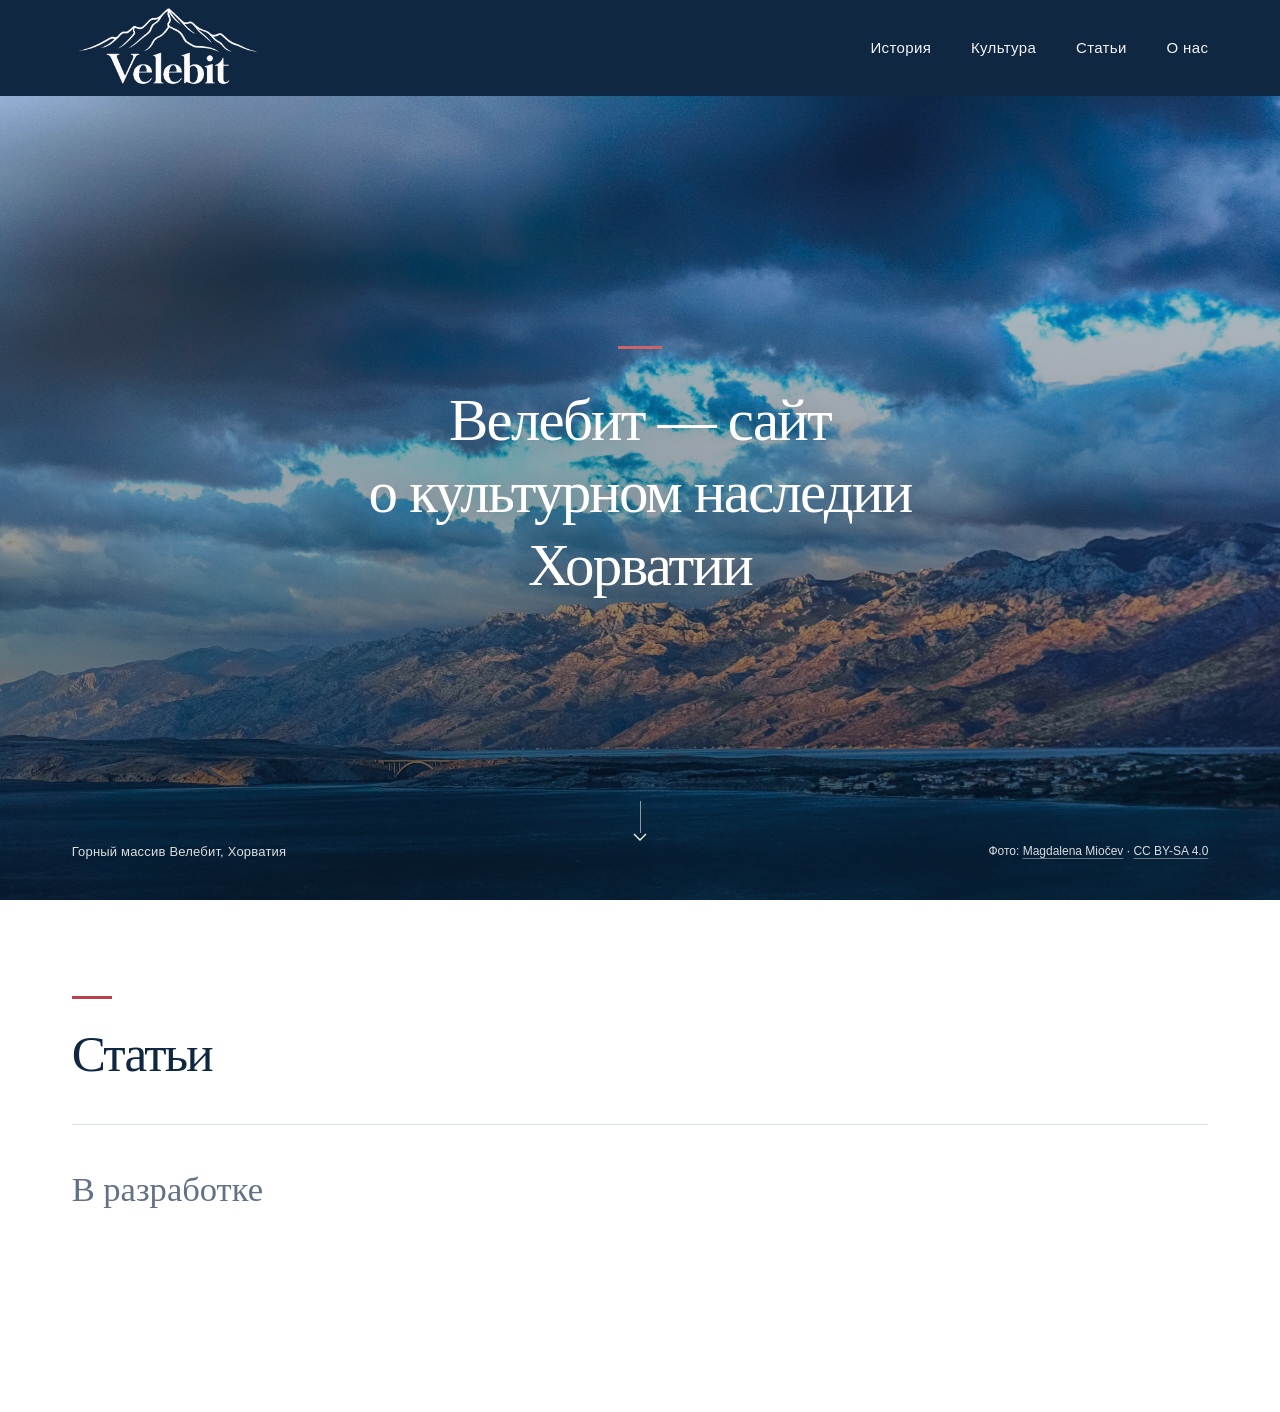
<file: index.html>
<!DOCTYPE html>
<html lang="ru"><head><meta charset="utf-8"><meta name="viewport" content="width=device-width, initial-scale=1"><title>Велибит — культурное наследие Хорватии</title><meta name="description" content="Велибит — сайт о культурном наследии, истории и культуре Хорватии."><script>(() => { const p = window.location.pathname; if (!p.endsWith('/') && !/\.[^/]+$/.test(p)) { const base = document.createElement('base'); base.setAttribute('href', './' + p.slice(p.lastIndexOf('/') + 1) + '/'); document.head.appendChild(base); } })();</script><link rel="preload" as="image" href="images/velebit-logo-corrected.png"><link rel="preload" as="image" href="images/velebit.jpg" fetchpriority="high"><link rel="icon" type="image/svg+xml" href="favicon.svg"><link rel="stylesheet" href="assets/css/index.CHn6ROsO.css"><script src="assets/site.js" defer></script></head><body><a class="skip-link" href="#main-content">К основному содержанию</a><header class="site-header"><a href="./" class="wordmark" aria-label="Velebit — главная"><img src="images/velebit-logo-corrected.png" alt="Velebit" width="1254" height="1254" class="brand-logo"></a><nav class="main-nav" aria-label="Основная навигация"><a href="history/" class="nav-link">История</a><a href="culture/" class="nav-link">Культура</a><a href="articles/" class="nav-link">Статьи</a><a href="about/" class="nav-link">О нас</a></nav></header><main id="main-content"><section class="hero" aria-labelledby="hero-title"><img class="hero-photo" src="images/velebit.jpg" alt="Горный массив Велебит в Хорватии" fetchpriority="high" decoding="async"><div class="hero-shade" aria-hidden="true"></div><div class="hero-copy"><span class="red-rule" aria-hidden="true"></span><h1 id="hero-title"><span>Велебит — сайт</span> <span>о культурном наследии</span> <span>Хорватии</span></h1></div><a class="scroll-link" href="#articles" aria-label="Перейти к разделу «Статьи»"><span class="scroll-line" aria-hidden="true"></span><svg viewbox="0 0 24 24" width="24" height="24" fill="none" aria-hidden="true"><path d="m6 9 6 6 6-6" stroke="currentColor" stroke-width="1.25"></path></svg></a><p class="photo-caption">Горный массив Велебит, Хорватия</p><p class="photo-credit">Фото: <a href="https://commons.wikimedia.org/wiki/File:Velebit_mountain_in_cloudy_sunset.jpg" target="_blank" rel="noreferrer">Magdalena Miočev</a> · <a href="https://creativecommons.org/licenses/by-sa/4.0/" target="_blank" rel="noreferrer" title="Уменьшение, адаптивное кадрирование и затемнение. Фотография: CC BY-SA 4.0.">CC BY-SA 4.0</a></p></section><section class="articles-section" id="articles" aria-labelledby="articles-title"><div class="scroll-reveal"><div class="section-heading"><span class="red-rule" aria-hidden="true"></span><h2 id="articles-title">Статьи</h2></div><div class="section-divider" aria-hidden="true"></div><p class="articles-empty-message">В разработке</p></div></section></main></body></html>
</file>
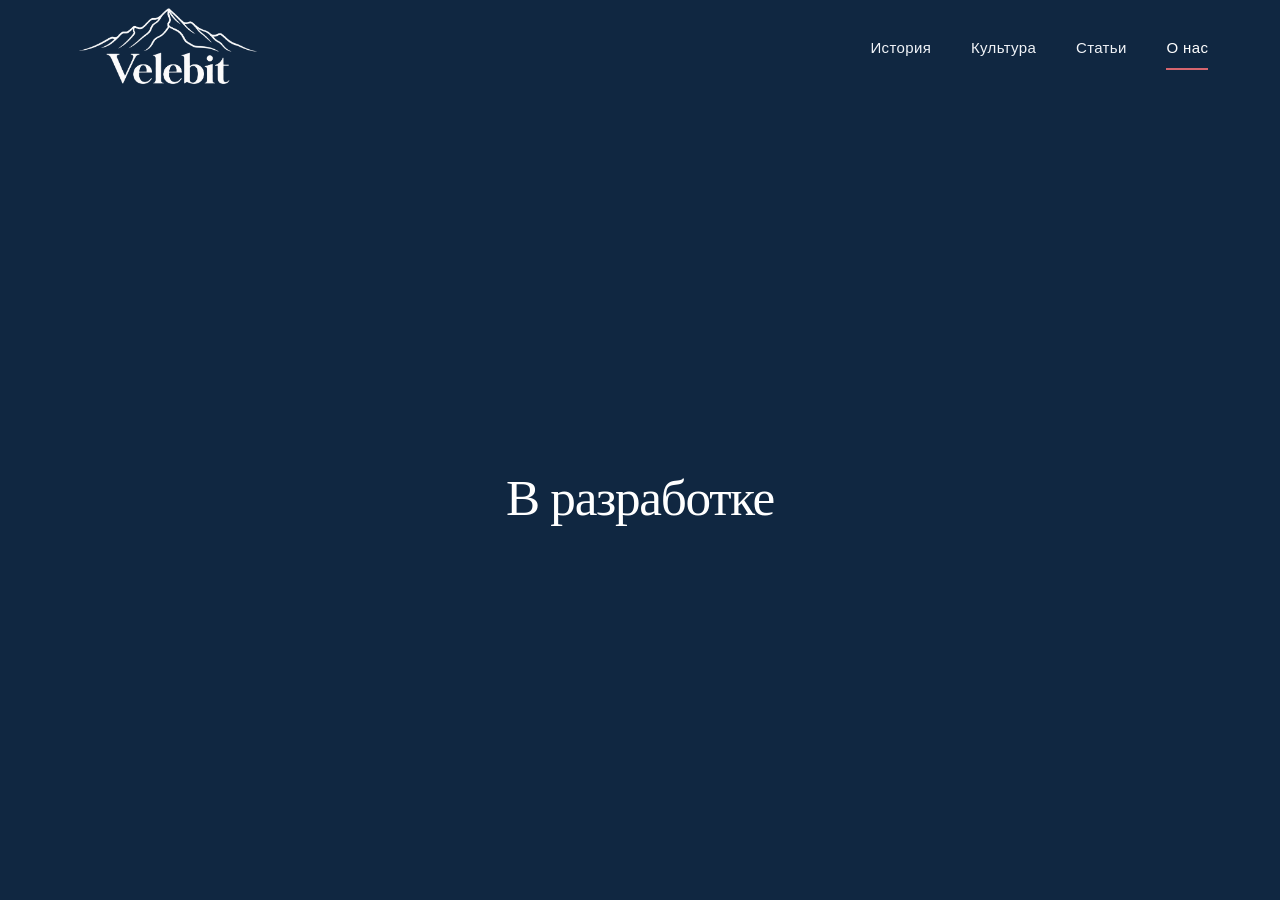
<file: about/index.html>
<!DOCTYPE html>
<html lang="ru"><head><meta charset="utf-8"><meta name="viewport" content="width=device-width, initial-scale=1"><title>О нас | Велибит</title><meta name="description" content="Велибит — сайт о культурном наследии, истории и культуре Хорватии."><script>(() => { const p = window.location.pathname; if (!p.endsWith('/') && !/\.[^/]+$/.test(p)) { const base = document.createElement('base'); base.setAttribute('href', './' + p.slice(p.lastIndexOf('/') + 1) + '/'); document.head.appendChild(base); } })();</script><link rel="preload" as="image" href="../images/velebit-logo-corrected.png"><link rel="icon" type="image/svg+xml" href="../favicon.svg"><link rel="stylesheet" href="../assets/css/index.CHn6ROsO.css"><script src="../assets/site.js" defer></script></head><body><a class="skip-link" href="#main-content">К основному содержанию</a><header class="site-header"><a href="../" class="wordmark" aria-label="Velebit — главная"><img src="../images/velebit-logo-corrected.png" alt="Velebit" width="1254" height="1254" class="brand-logo"></a><nav class="main-nav" aria-label="Основная навигация"><a href="../history/" class="nav-link">История</a><a href="../culture/" class="nav-link">Культура</a><a href="../articles/" class="nav-link">Статьи</a><a href="./" class="nav-link" aria-current="page">О нас</a></nav></header><main id="main-content" class="empty-page"><h1 class="sr-only">О нас</h1><p class="empty-page-message">В разработке</p></main></body></html>
</file>
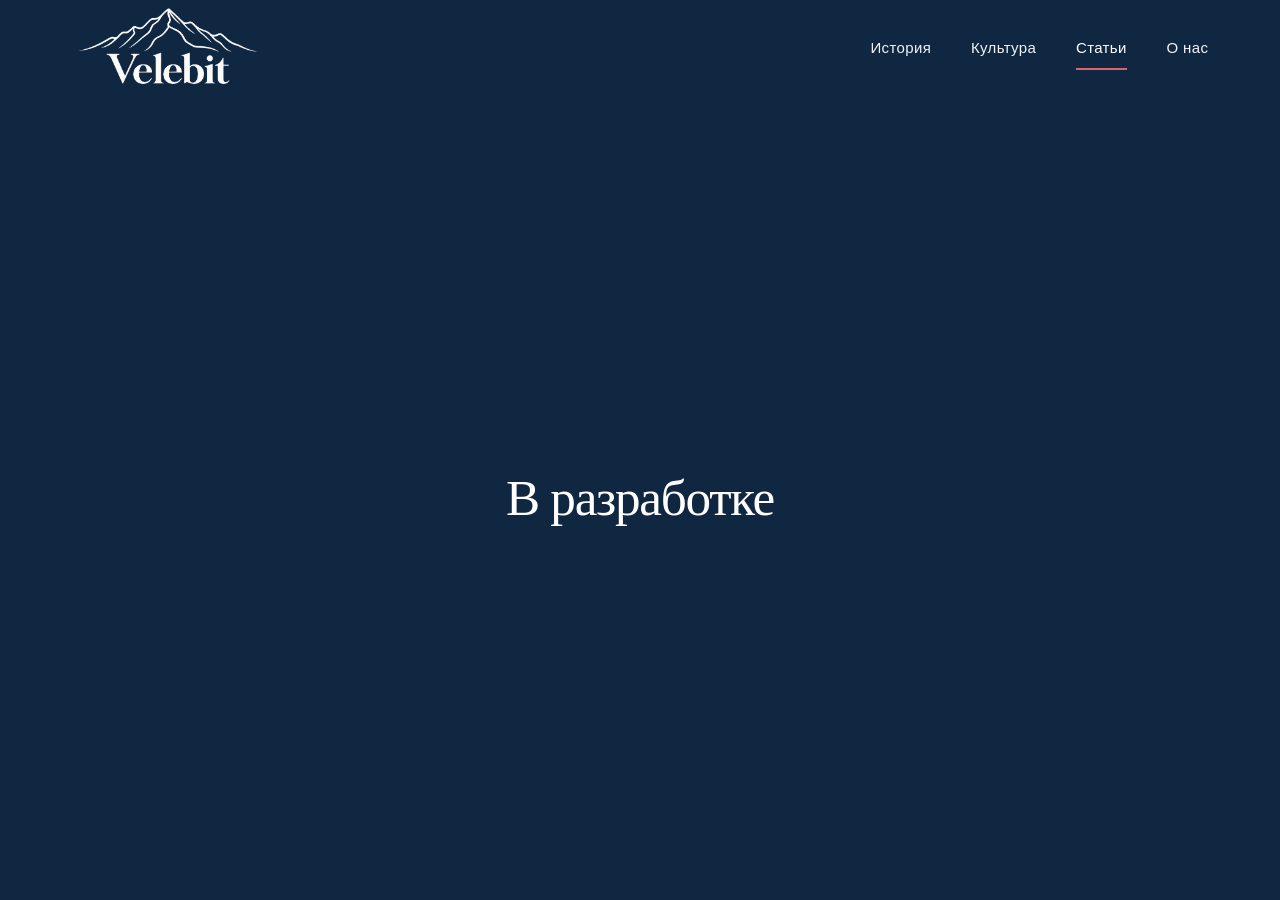
<file: articles/index.html>
<!DOCTYPE html>
<html lang="ru"><head><meta charset="utf-8"><meta name="viewport" content="width=device-width, initial-scale=1"><title>Статьи | Велибит</title><meta name="description" content="Велибит — сайт о культурном наследии, истории и культуре Хорватии."><script>(() => { const p = window.location.pathname; if (!p.endsWith('/') && !/\.[^/]+$/.test(p)) { const base = document.createElement('base'); base.setAttribute('href', './' + p.slice(p.lastIndexOf('/') + 1) + '/'); document.head.appendChild(base); } })();</script><link rel="preload" as="image" href="../images/velebit-logo-corrected.png"><link rel="icon" type="image/svg+xml" href="../favicon.svg"><link rel="stylesheet" href="../assets/css/index.CHn6ROsO.css"><script src="../assets/site.js" defer></script></head><body><a class="skip-link" href="#main-content">К основному содержанию</a><header class="site-header"><a href="../" class="wordmark" aria-label="Velebit — главная"><img src="../images/velebit-logo-corrected.png" alt="Velebit" width="1254" height="1254" class="brand-logo"></a><nav class="main-nav" aria-label="Основная навигация"><a href="../history/" class="nav-link">История</a><a href="../culture/" class="nav-link">Культура</a><a href="./" class="nav-link" aria-current="page">Статьи</a><a href="../about/" class="nav-link">О нас</a></nav></header><main id="main-content" class="empty-page"><h1 class="sr-only">Статьи</h1><p class="empty-page-message">В разработке</p></main></body></html>
</file>
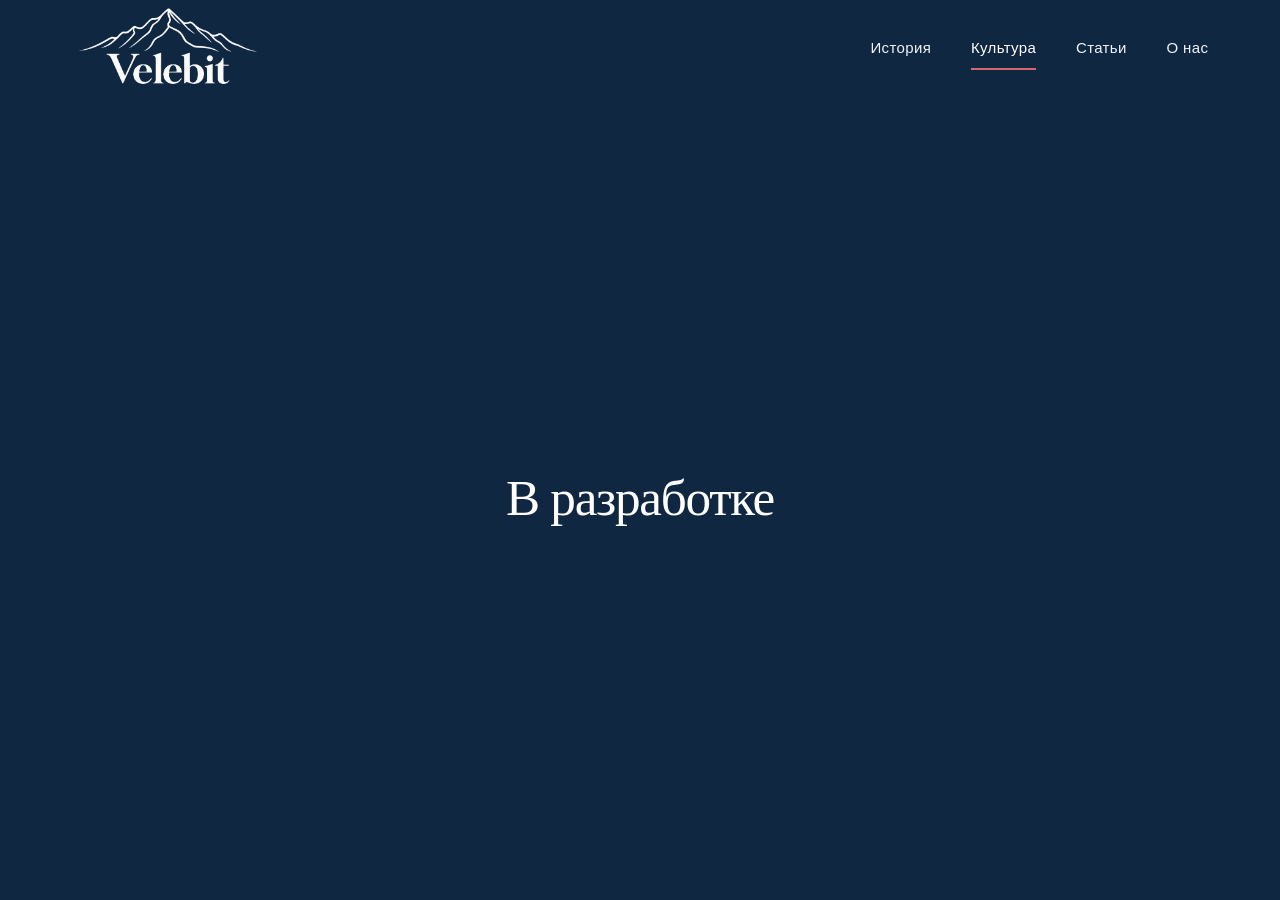
<file: culture/index.html>
<!DOCTYPE html>
<html lang="ru"><head><meta charset="utf-8"><meta name="viewport" content="width=device-width, initial-scale=1"><title>Культура | Велибит</title><meta name="description" content="Велибит — сайт о культурном наследии, истории и культуре Хорватии."><script>(() => { const p = window.location.pathname; if (!p.endsWith('/') && !/\.[^/]+$/.test(p)) { const base = document.createElement('base'); base.setAttribute('href', './' + p.slice(p.lastIndexOf('/') + 1) + '/'); document.head.appendChild(base); } })();</script><link rel="preload" as="image" href="../images/velebit-logo-corrected.png"><link rel="icon" type="image/svg+xml" href="../favicon.svg"><link rel="stylesheet" href="../assets/css/index.CHn6ROsO.css"><script src="../assets/site.js" defer></script></head><body><a class="skip-link" href="#main-content">К основному содержанию</a><header class="site-header"><a href="../" class="wordmark" aria-label="Velebit — главная"><img src="../images/velebit-logo-corrected.png" alt="Velebit" width="1254" height="1254" class="brand-logo"></a><nav class="main-nav" aria-label="Основная навигация"><a href="../history/" class="nav-link">История</a><a href="./" class="nav-link" aria-current="page">Культура</a><a href="../articles/" class="nav-link">Статьи</a><a href="../about/" class="nav-link">О нас</a></nav></header><main id="main-content" class="empty-page"><h1 class="sr-only">Культура</h1><p class="empty-page-message">В разработке</p></main></body></html>
</file>
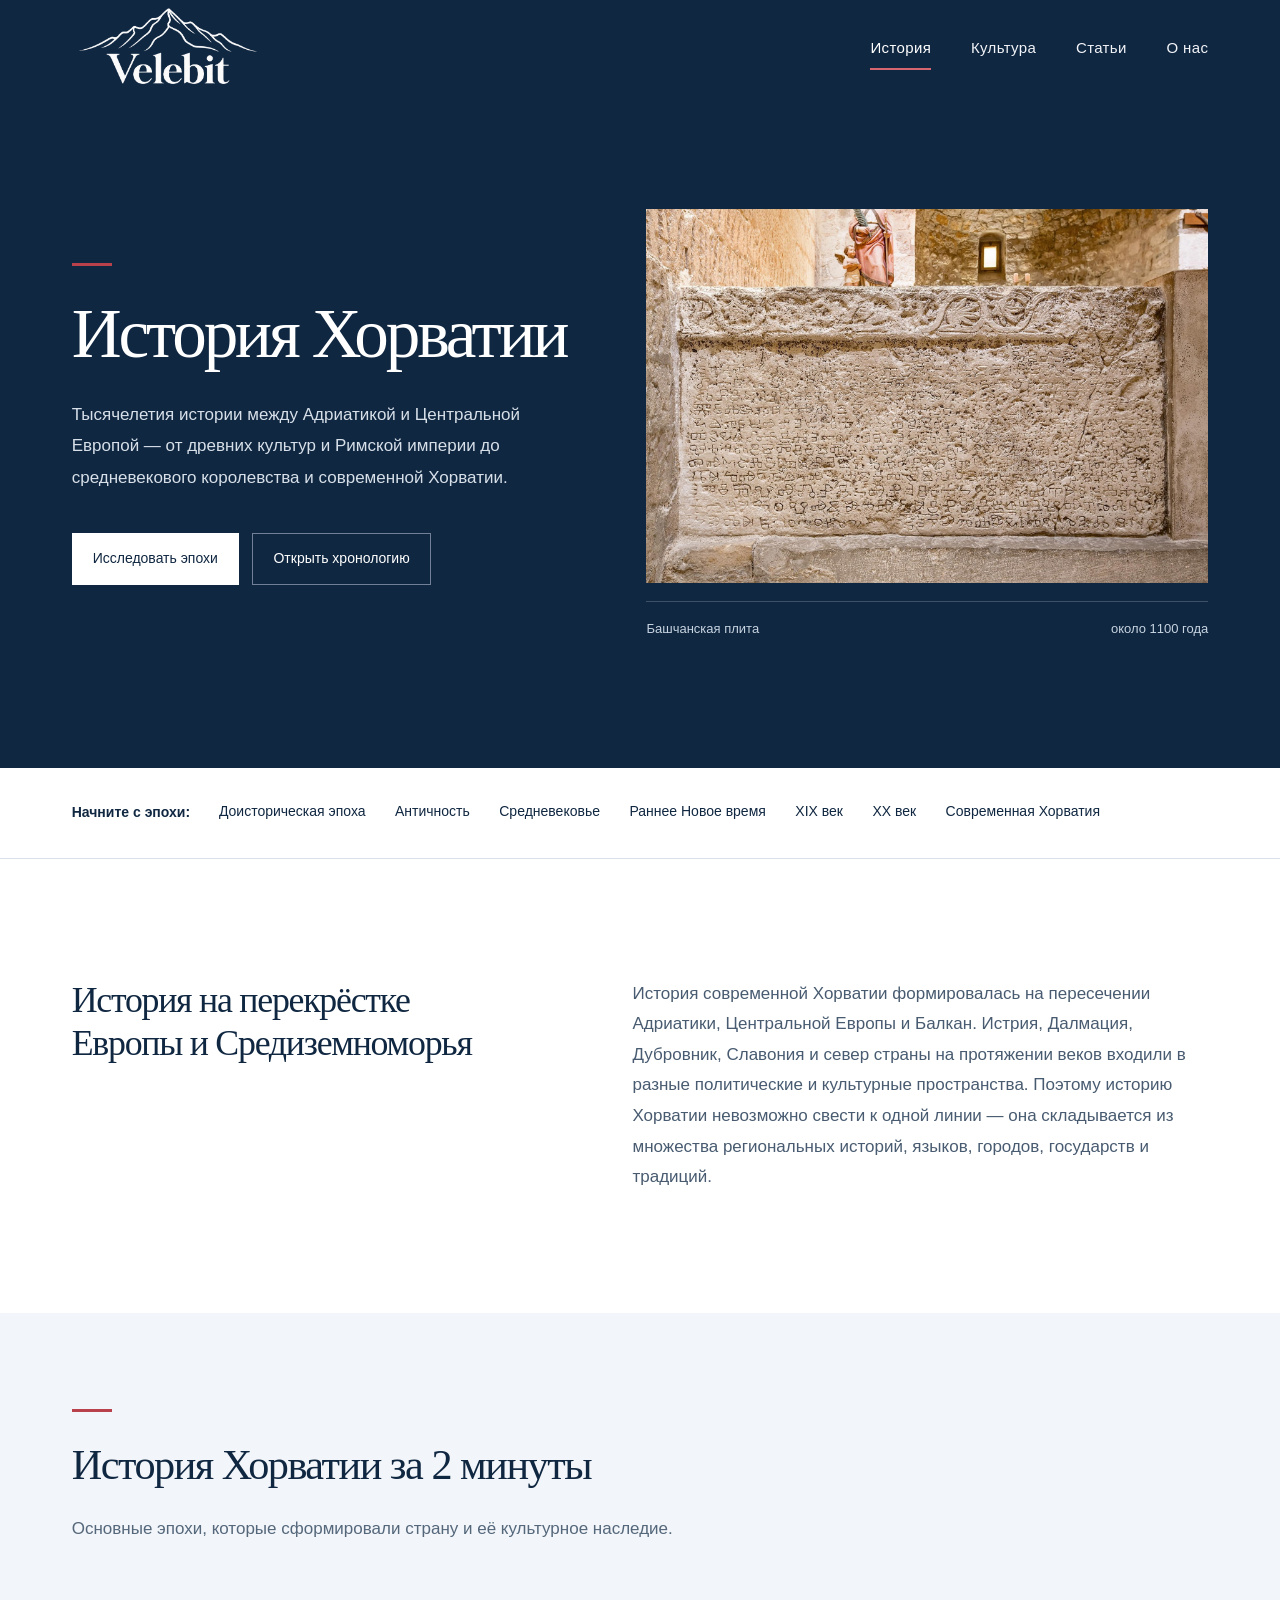
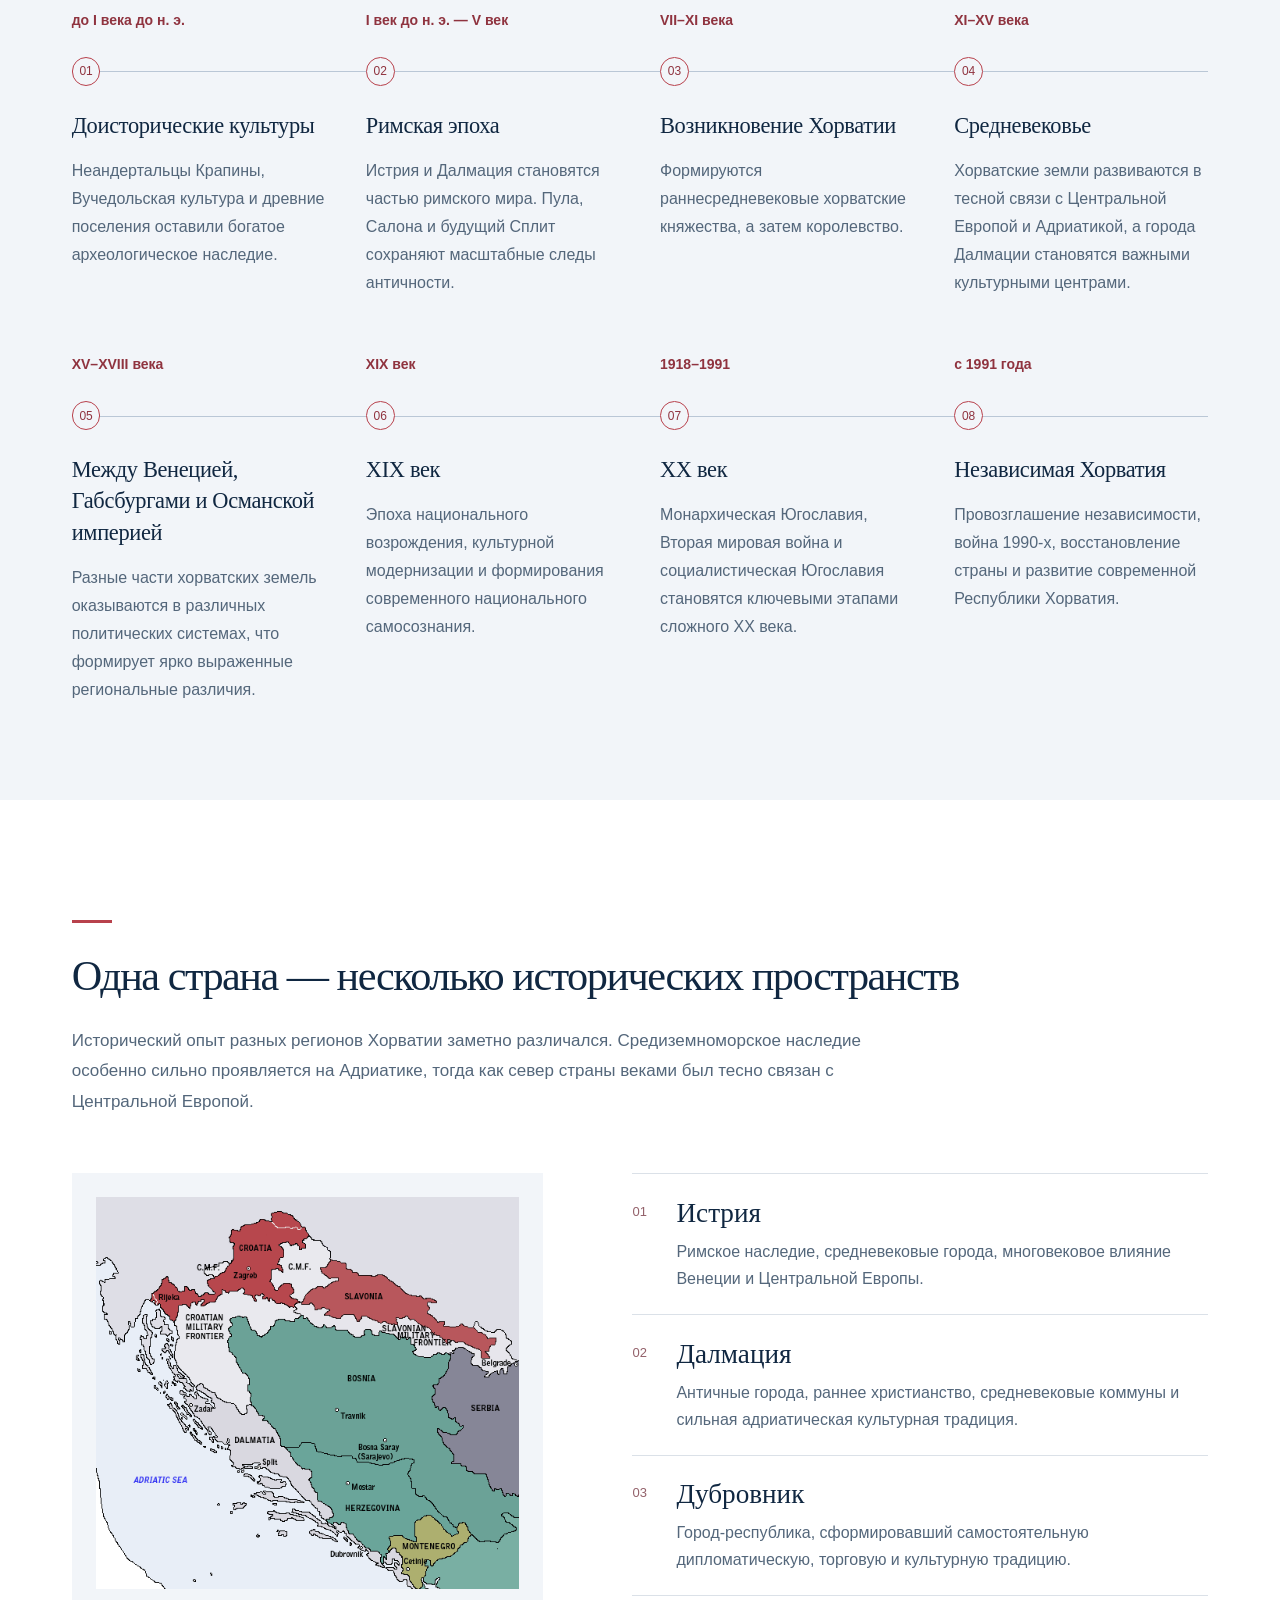
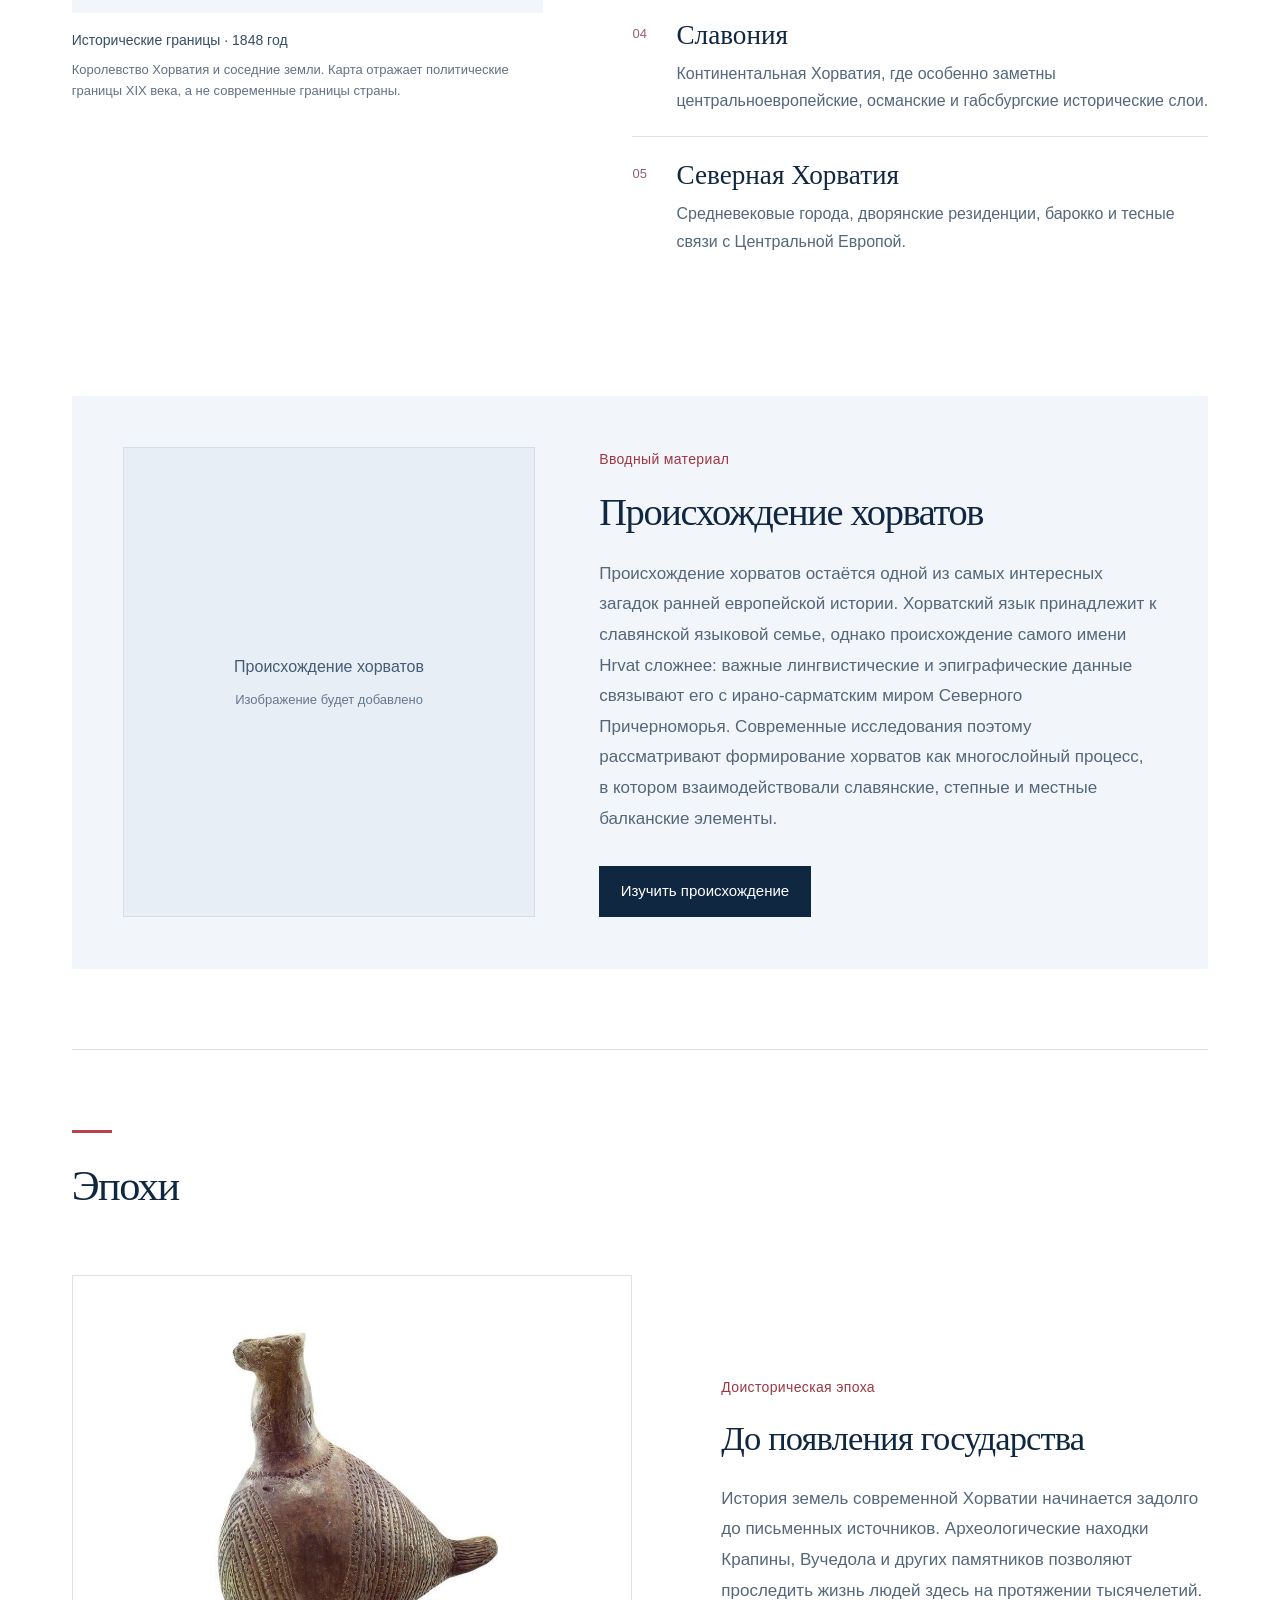
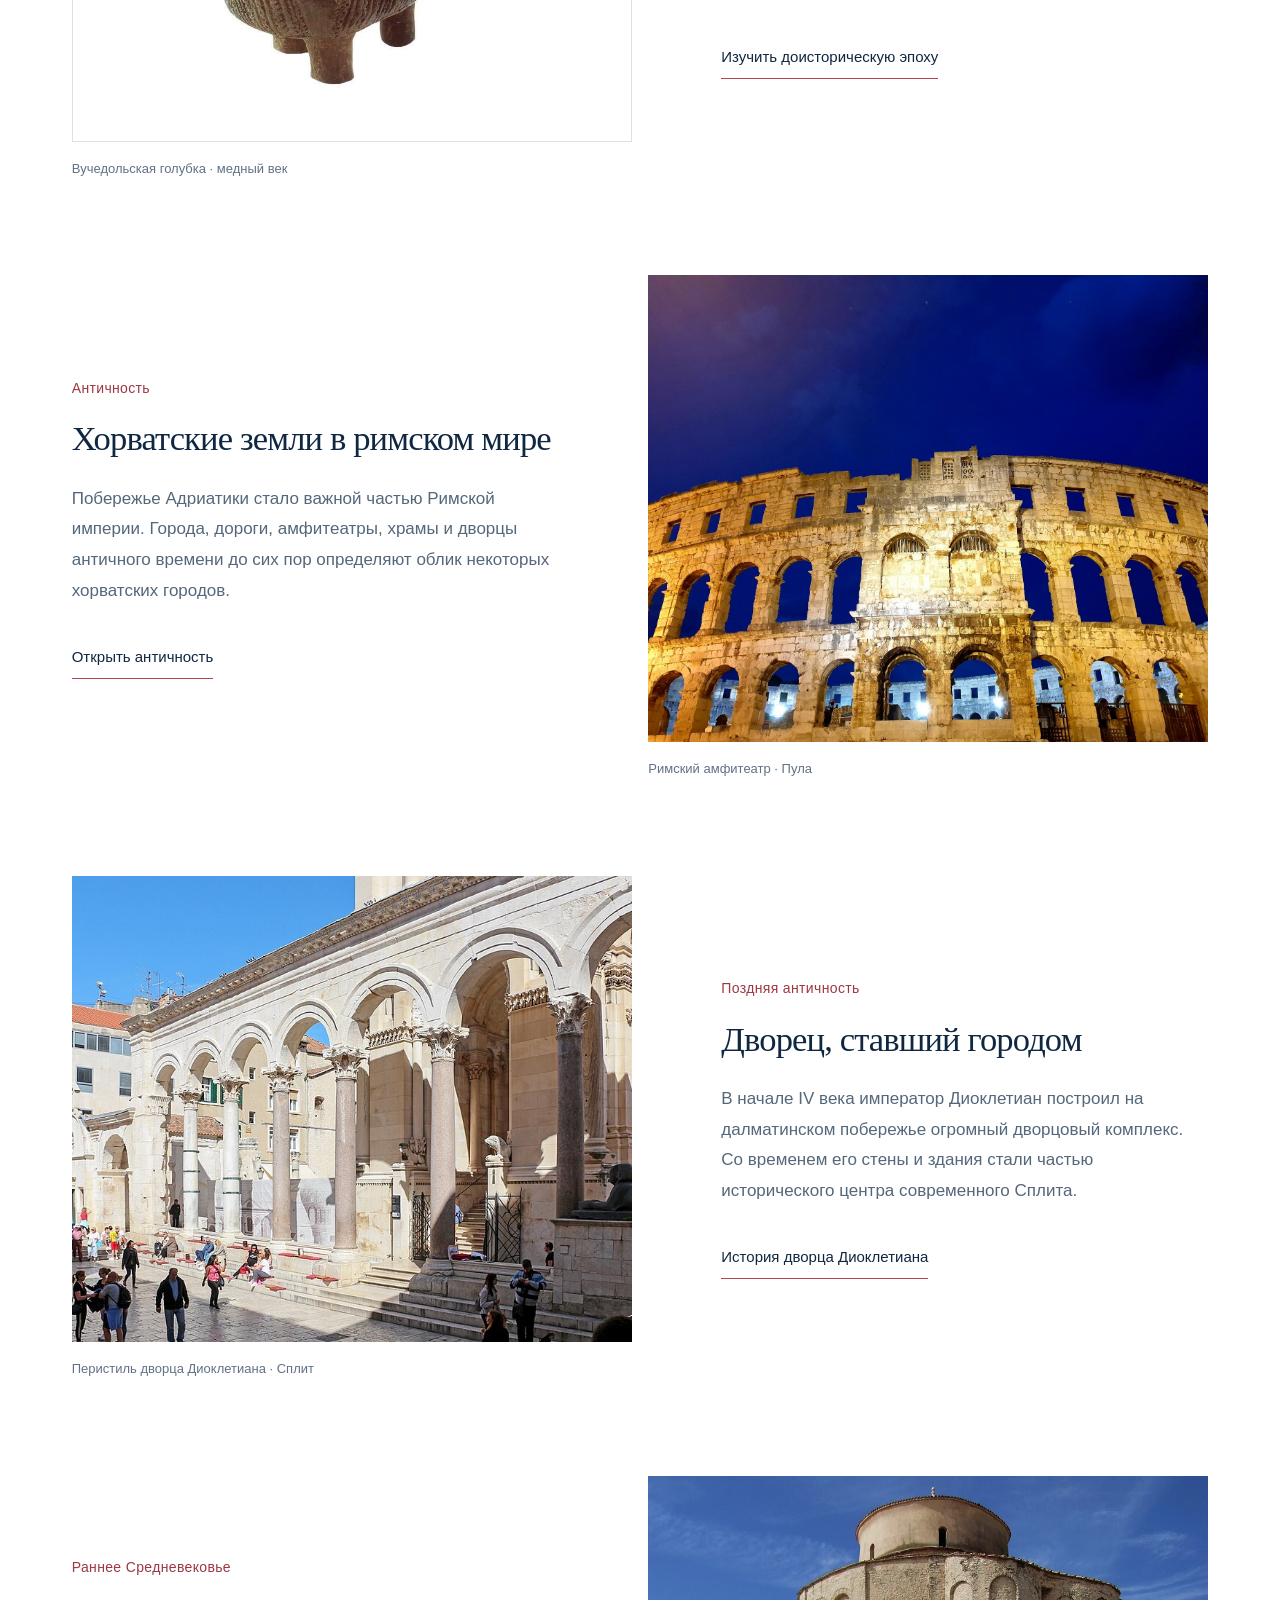
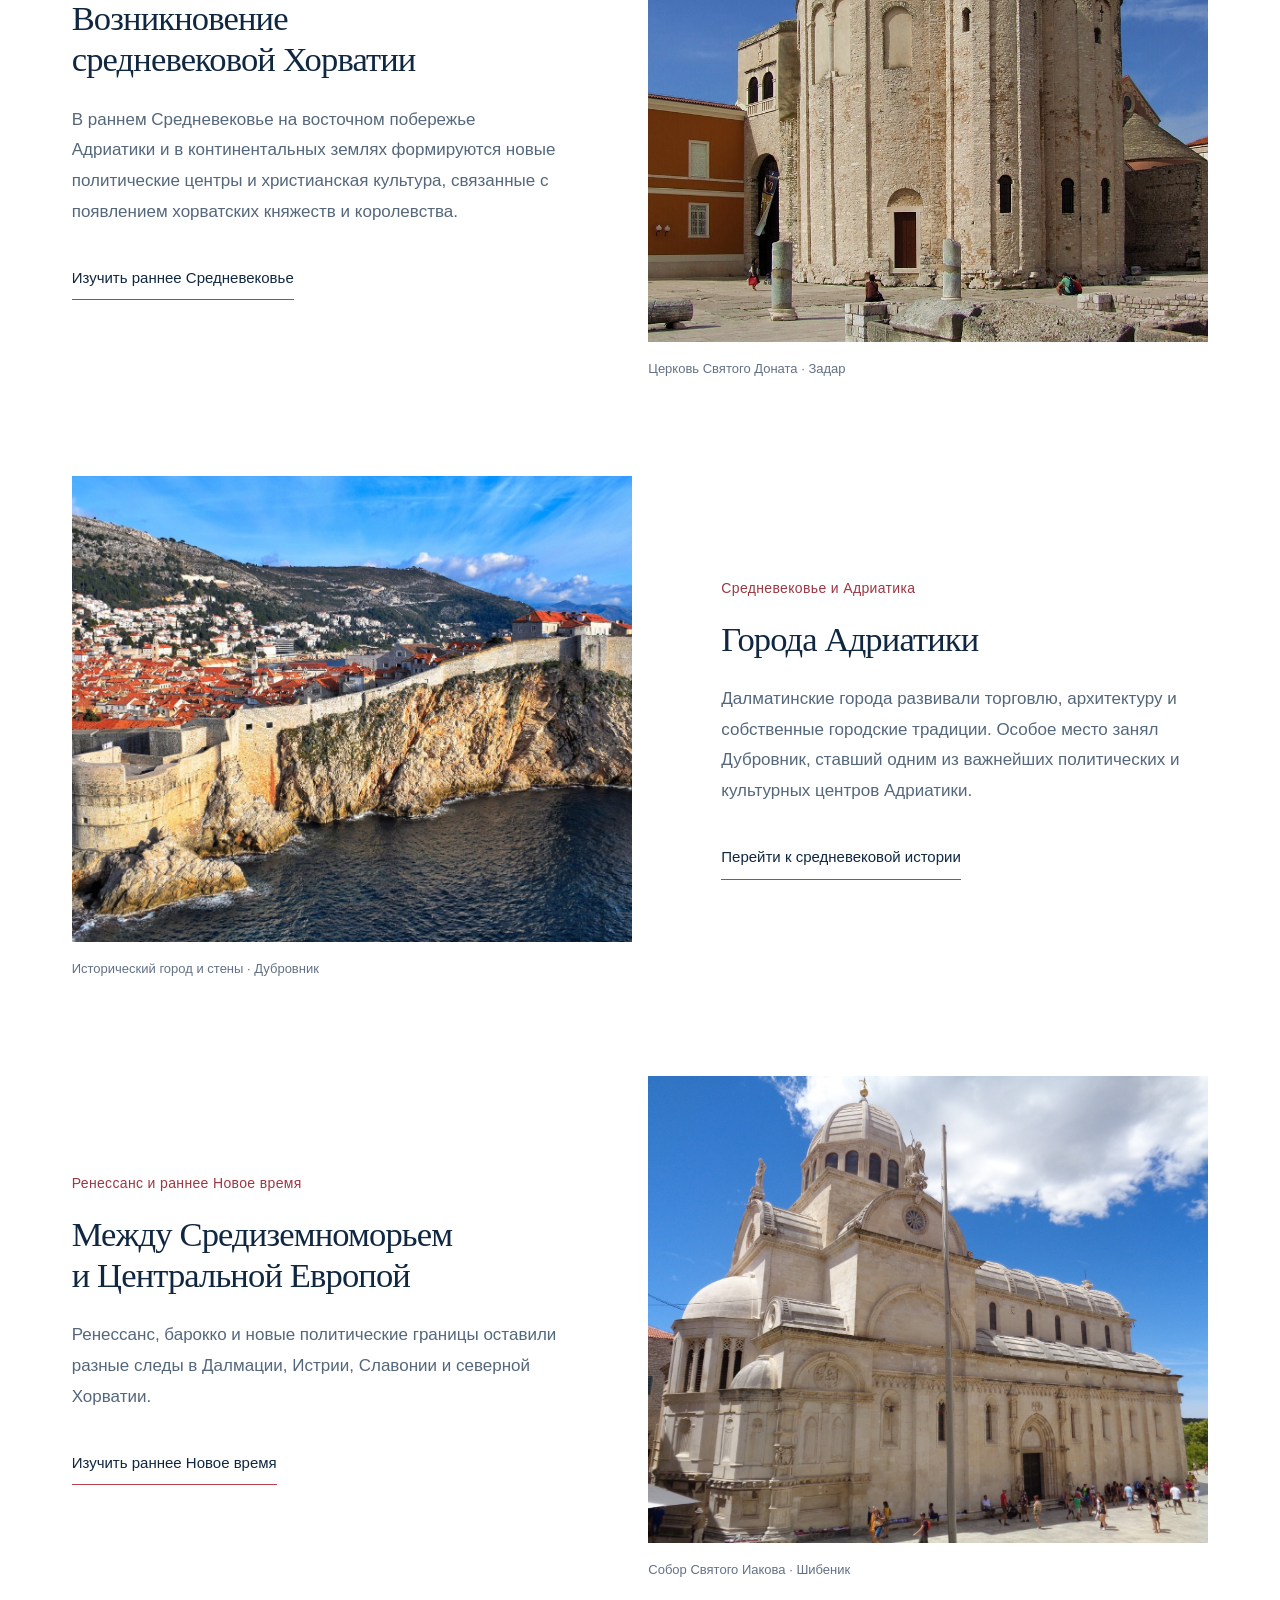
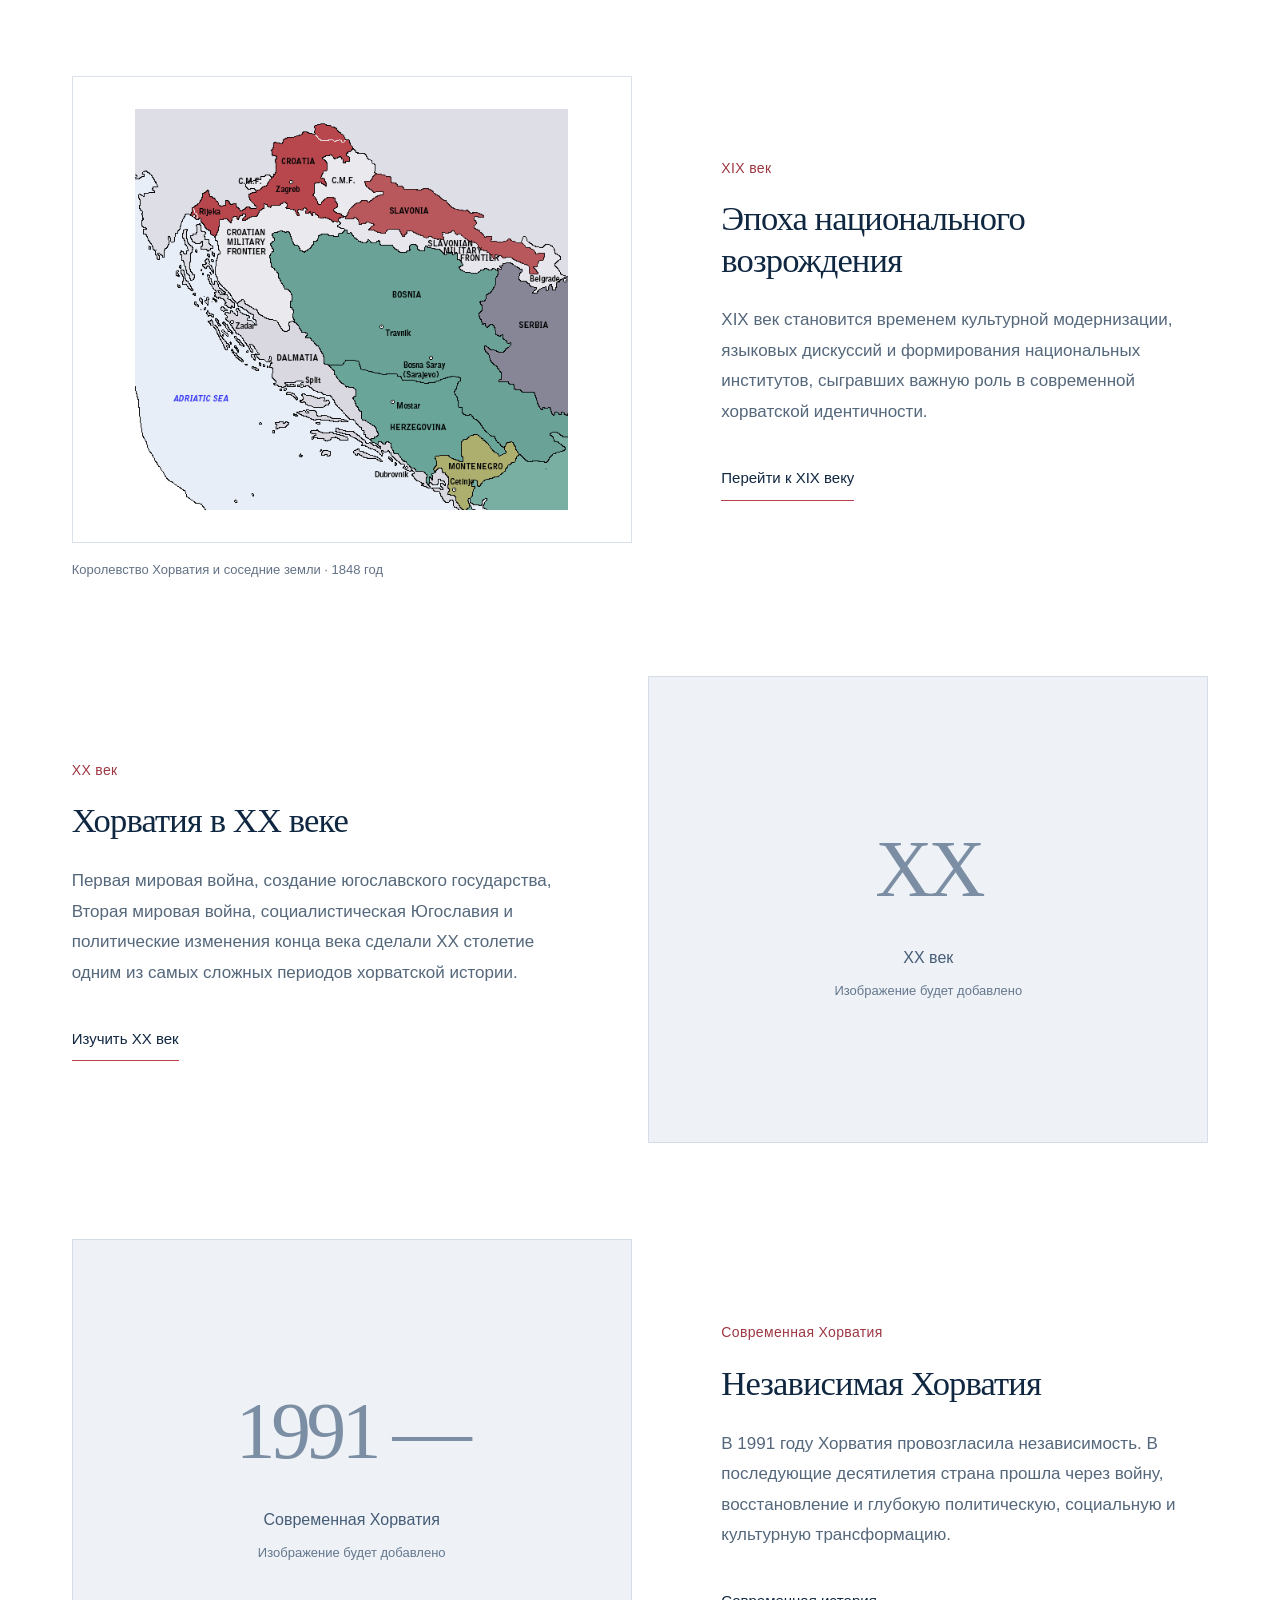
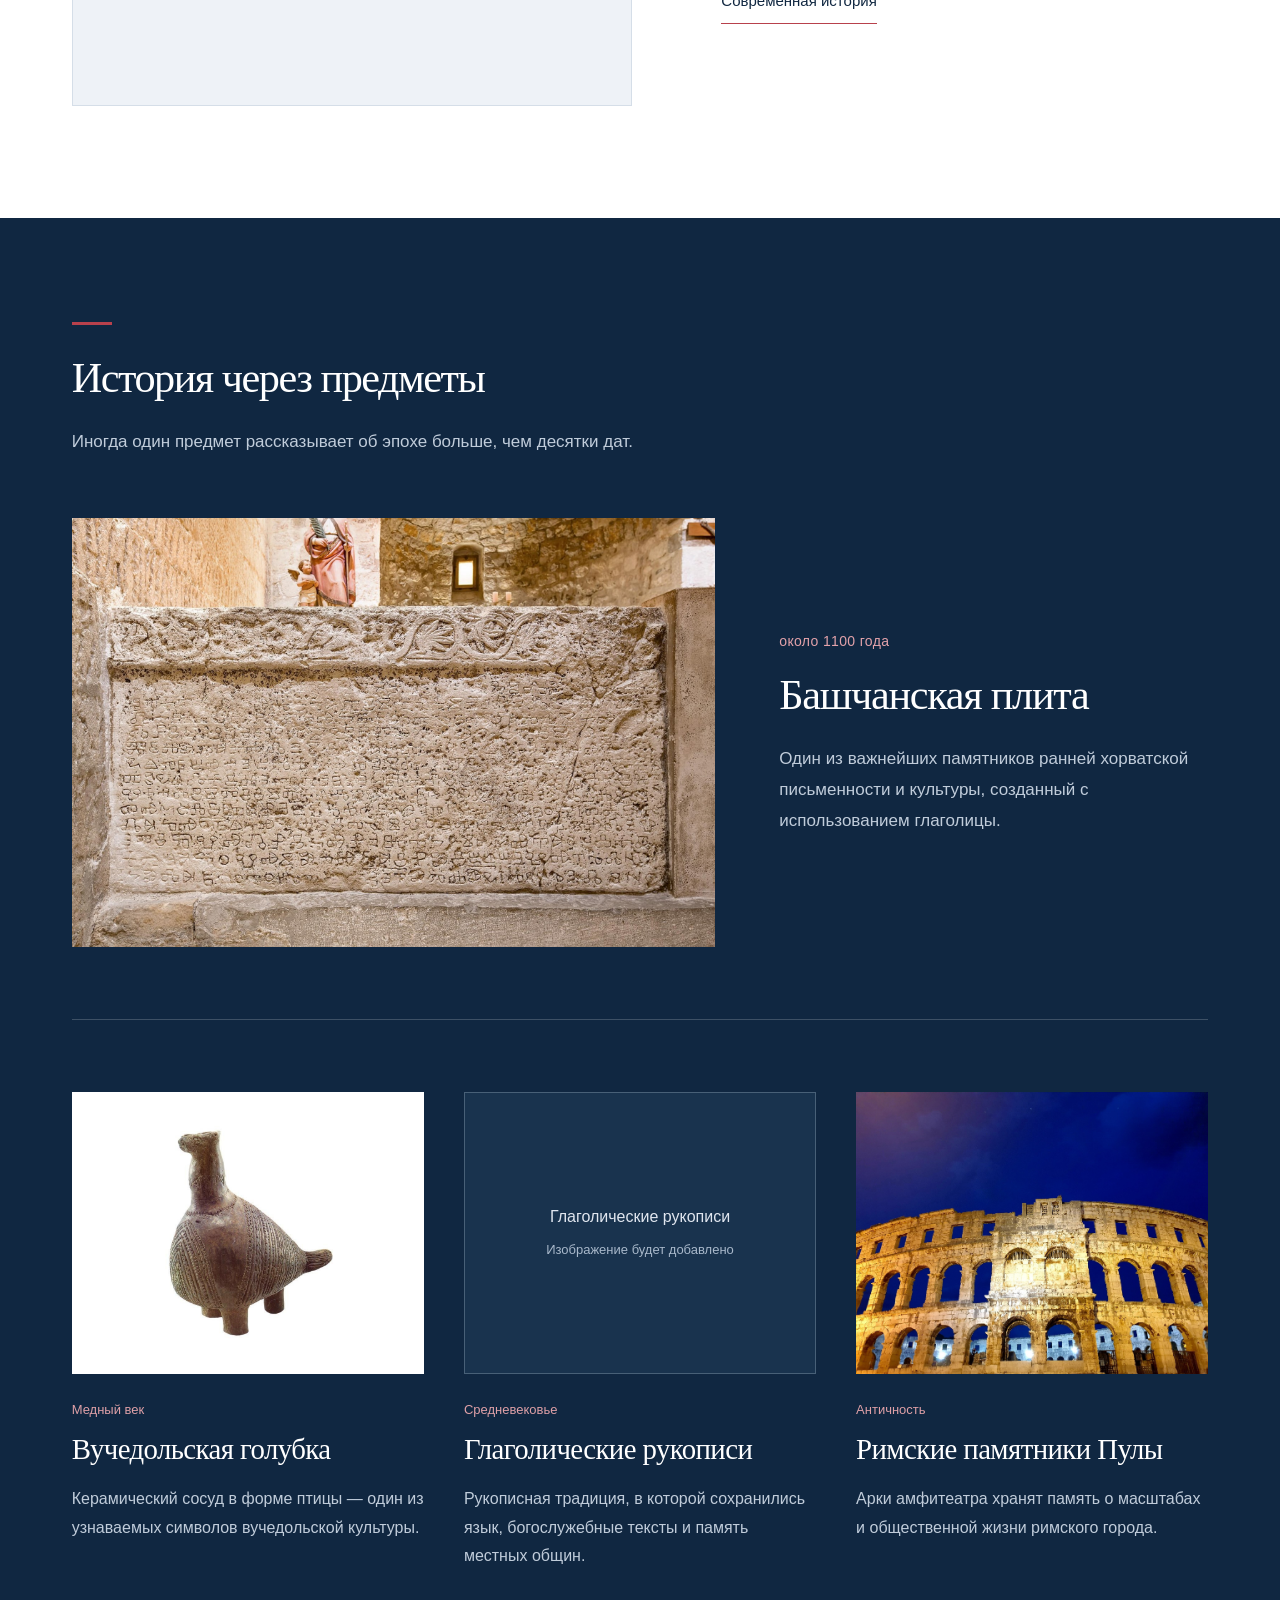
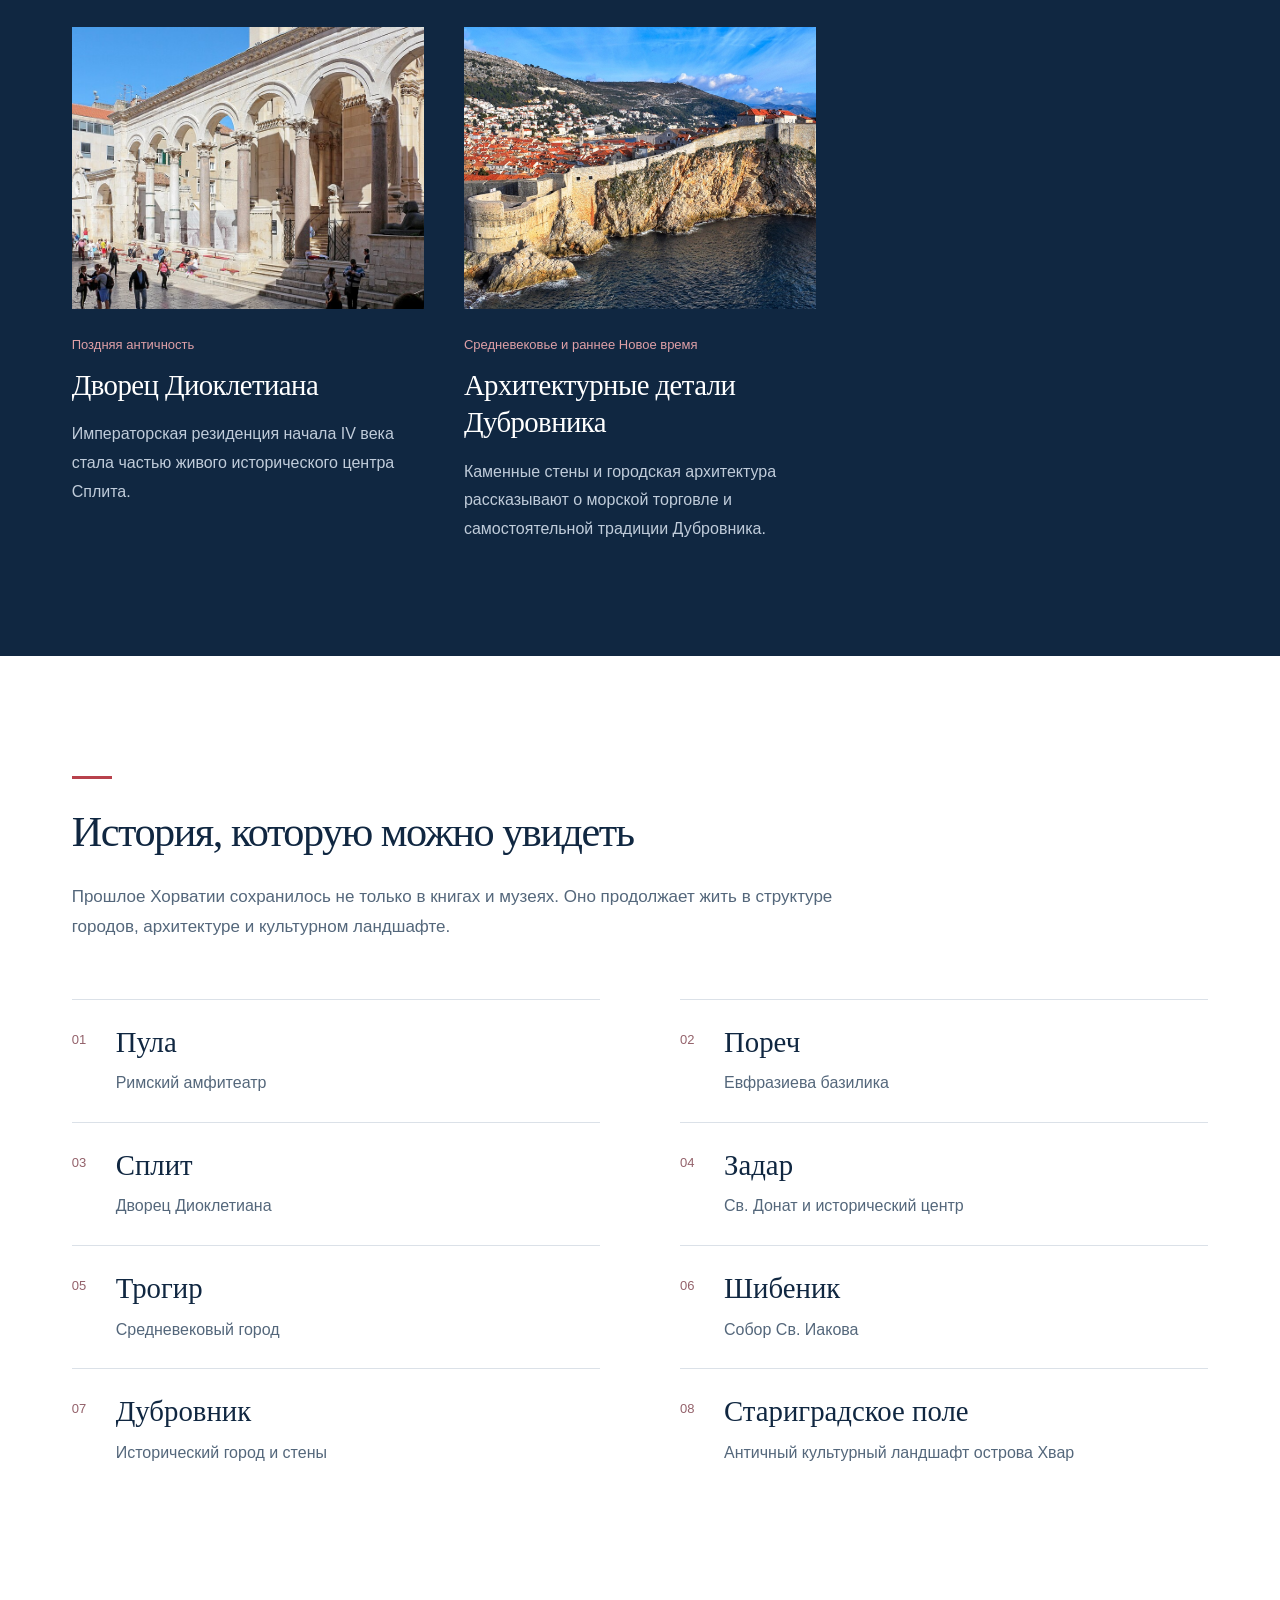
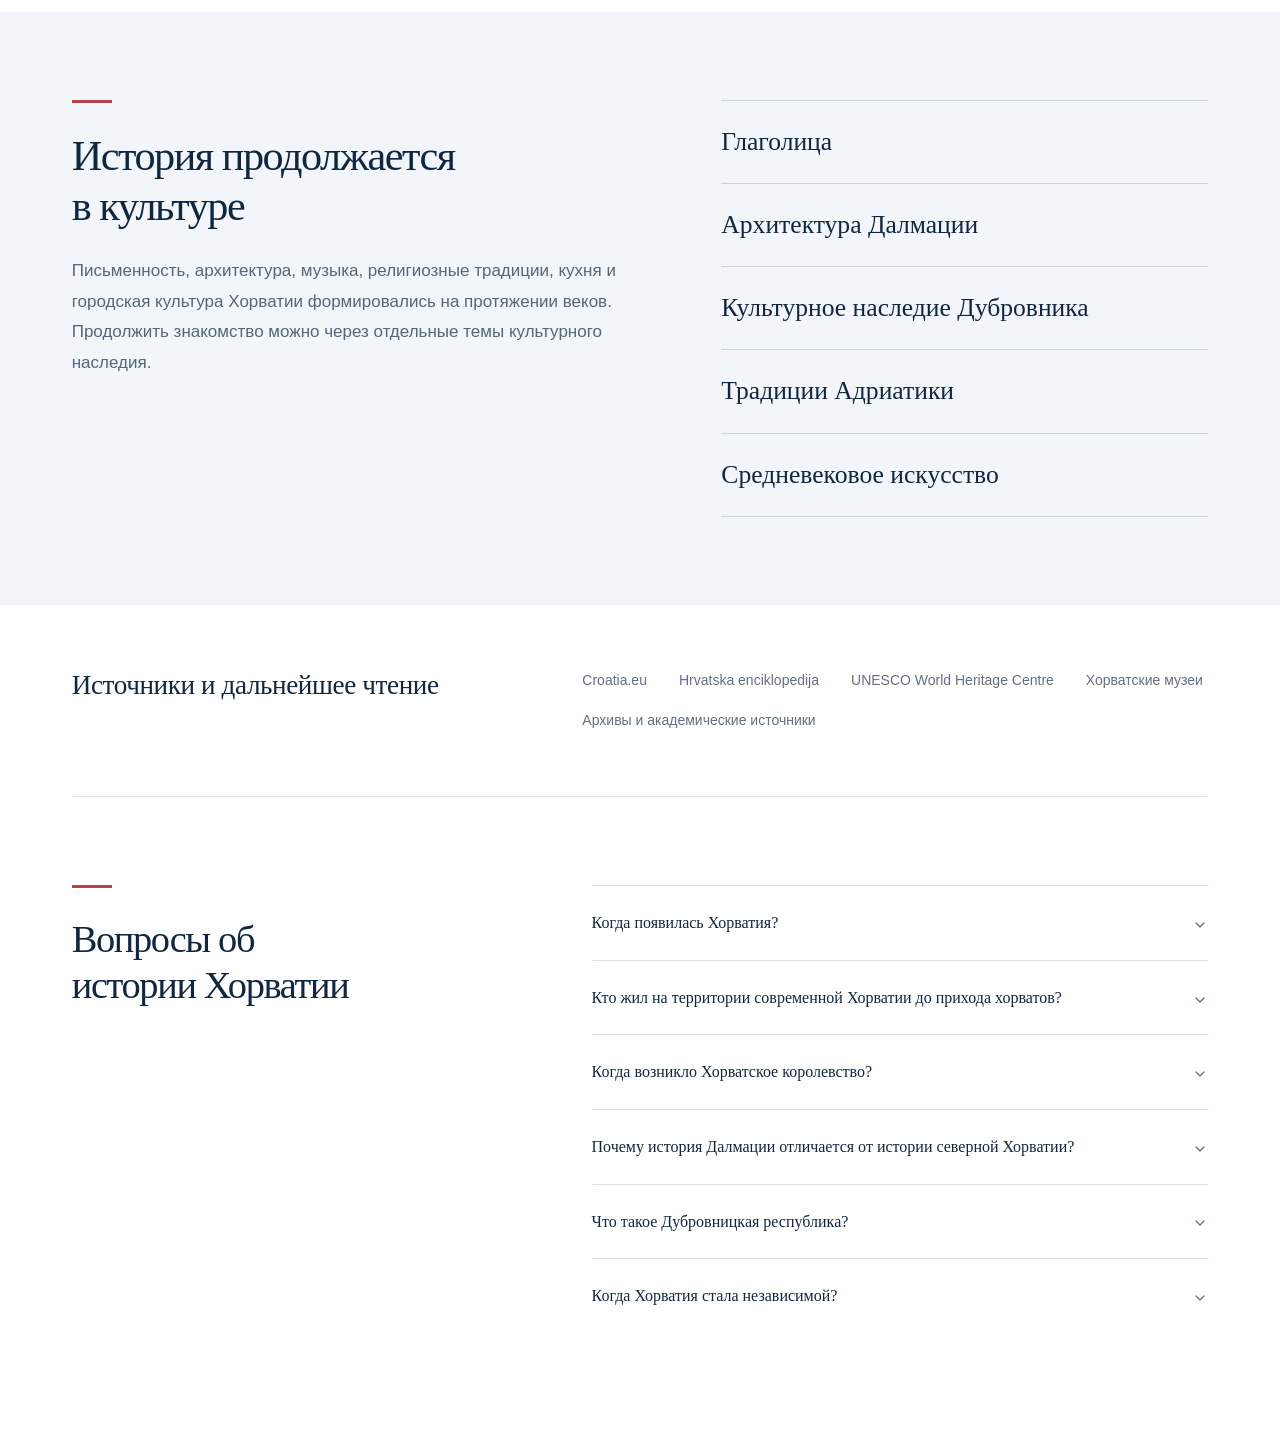
<file: history/index.html>
<!DOCTYPE html>
<html lang="ru"><head><meta charset="utf-8"><meta name="viewport" content="width=device-width, initial-scale=1"><title>История Хорватии | Велибит</title><meta name="description" content="История Хорватии через эпохи, исторические регионы, архитектуру, письменность и предметы культурного наследия."><script>(() => { const p = window.location.pathname; if (!p.endsWith('/') && !/\.[^/]+$/.test(p)) { const base = document.createElement('base'); base.setAttribute('href', './' + p.slice(p.lastIndexOf('/') + 1) + '/'); document.head.appendChild(base); } })();</script><link rel="preload" as="image" href="../images/velebit-logo-corrected.png"><link rel="preload" as="image" href="../images/history/baska-tablet.jpg" fetchpriority="high"><link rel="icon" type="image/svg+xml" href="../favicon.svg"><link rel="stylesheet" href="../assets/css/index.CHn6ROsO.css"><link rel="stylesheet" href="../assets/css/page.C3-V-4kS.css"><script src="../assets/site.js" defer></script></head><body><a class="skip-link" href="#main-content">К основному содержанию</a><header class="site-header"><a href="../" class="wordmark" aria-label="Velebit — главная"><img src="../images/velebit-logo-corrected.png" alt="Velebit" width="1254" height="1254" class="brand-logo"></a><nav class="main-nav" aria-label="Основная навигация"><a href="./" class="nav-link" aria-current="page">История</a><a href="../culture/" class="nav-link">Культура</a><a href="../articles/" class="nav-link">Статьи</a><a href="../about/" class="nav-link">О нас</a></nav></header><main id="main-content" class="_page_1omyk_1"><section class="_hero_1omyk_13" aria-labelledby="history-title"><div class="_container_1omyk_2 _heroGrid_1omyk_14"><div class="_heroCopy_1omyk_15"><span class="red-rule" aria-hidden="true"></span><h1 id="history-title">История Хорватии</h1><p>Тысячелетия истории между Адриатикой и Центральной Европой — от древних культур и Римской империи до средневекового королевства и современной Хорватии.</p><div class="_heroActions_1omyk_18"><a href="#epochs" class="_primaryButton_1omyk_19">Исследовать эпохи</a><a href="#timeline" class="_secondaryButton_1omyk_19">Открыть хронологию</a></div></div><figure class="_heroFigure_1omyk_23"><img src="../images/history/baska-tablet.jpg" alt="Башчанская плита с глаголической надписью и орнаментом" width="1800" height="1200" loading="eager" fetchpriority="high" decoding="async" class="_photo_1omyk_10  "><figcaption><span>Башчанская плита</span><span>около 1100 года</span></figcaption></figure></div></section><nav class="_eraNavigation_1omyk_27" aria-label="Навигация по эпохам"><div class="_container_1omyk_2"><span class="_navigationLabel_1omyk_29">Начните с эпохи:</span><div class="_eraLinks_1omyk_30"><a href="#prehistory">Доисторическая эпоха</a><a href="#antiquity">Античность</a><a href="#early-medieval">Средневековье</a><a href="#early-modern">Раннее Новое время</a><a href="#nineteenth-century">XIX век</a><a href="#twentieth-century">XX век</a><a href="#modern-croatia">Современная Хорватия</a></div></div></nav><div class="_container_1omyk_2"><div class="scroll-reveal"><section class="_intro_1omyk_34" aria-labelledby="introduction-title"><h2 id="introduction-title">История на перекрёстке Европы и Средиземноморья</h2><p>История современной Хорватии формировалась на пересечении Адриатики, Центральной Европы и Балкан. Истрия, Далмация, Дубровник, Славония и север страны на протяжении веков входили в разные политические и культурные пространства. Поэтому историю Хорватии невозможно свести к одной линии — она складывается из множества региональных историй, языков, городов, государств и традиций.</p></section></div></div><section id="timeline" class="_timelineSection_1omyk_41" aria-labelledby="timeline-title"><div class="_container_1omyk_2"><div class="_sectionHeading_1omyk_37"><span class="red-rule" aria-hidden="true"></span><h2 id="timeline-title">История Хорватии за 2 минуты</h2><p>Основные эпохи, которые сформировали страну и её культурное наследие.</p></div><ol class="_timeline_1omyk_41"><li class="_timelineStep_1omyk_43"><span class="_timelineDate_1omyk_46">до I века до н. э.</span><span class="_timelineNode_1omyk_47" aria-hidden="true">01</span><h3><a href="#prehistory">Доисторические культуры</a></h3><p>Неандертальцы Крапины, Вучедольская культура и древние поселения оставили богатое археологическое наследие.</p></li><li class="_timelineStep_1omyk_43"><span class="_timelineDate_1omyk_46">I век до н. э. — V век</span><span class="_timelineNode_1omyk_47" aria-hidden="true">02</span><h3><a href="#antiquity">Римская эпоха</a></h3><p>Истрия и Далмация становятся частью римского мира. Пула, Салона и будущий Сплит сохраняют масштабные следы античности.</p></li><li class="_timelineStep_1omyk_43"><span class="_timelineDate_1omyk_46">VII–XI века</span><span class="_timelineNode_1omyk_47" aria-hidden="true">03</span><h3><a href="#early-medieval">Возникновение Хорватии</a></h3><p>Формируются раннесредневековые хорватские княжества, а затем королевство.</p></li><li class="_timelineStep_1omyk_43"><span class="_timelineDate_1omyk_46">XI–XV века</span><span class="_timelineNode_1omyk_47" aria-hidden="true">04</span><h3><a href="#medieval-adriatic">Средневековье</a></h3><p>Хорватские земли развиваются в тесной связи с Центральной Европой и Адриатикой, а города Далмации становятся важными культурными центрами.</p></li><li class="_timelineStep_1omyk_43"><span class="_timelineDate_1omyk_46">XV–XVIII века</span><span class="_timelineNode_1omyk_47" aria-hidden="true">05</span><h3><a href="#early-modern">Между Венецией, Габсбургами и Османской империей</a></h3><p>Разные части хорватских земель оказываются в различных политических системах, что формирует ярко выраженные региональные различия.</p></li><li class="_timelineStep_1omyk_43"><span class="_timelineDate_1omyk_46">XIX век</span><span class="_timelineNode_1omyk_47" aria-hidden="true">06</span><h3><a href="#nineteenth-century">XIX век</a></h3><p>Эпоха национального возрождения, культурной модернизации и формирования современного национального самосознания.</p></li><li class="_timelineStep_1omyk_43"><span class="_timelineDate_1omyk_46">1918–1991</span><span class="_timelineNode_1omyk_47" aria-hidden="true">07</span><h3><a href="#twentieth-century">XX век</a></h3><p>Монархическая Югославия, Вторая мировая война и социалистическая Югославия становятся ключевыми этапами сложного XX века.</p></li><li class="_timelineStep_1omyk_43"><span class="_timelineDate_1omyk_46">с 1991 года</span><span class="_timelineNode_1omyk_47" aria-hidden="true">08</span><h3><a href="#modern-croatia">Независимая Хорватия</a></h3><p>Провозглашение независимости, война 1990-х, восстановление страны и развитие современной Республики Хорватия.</p></li></ol></div></section><section class="_container_1omyk_2 _regionsSection_1omyk_52" aria-labelledby="regions-title"><div class="_sectionHeading_1omyk_37"><span class="red-rule" aria-hidden="true"></span><h2 id="regions-title">Одна страна — несколько исторических пространств</h2><p>Исторический опыт разных регионов Хорватии заметно различался. Средиземноморское наследие особенно сильно проявляется на Адриатике, тогда как север страны веками был тесно связан с Центральной Европой.</p></div><div class="_regionsGrid_1omyk_53"><figure class="_mapFigure_1omyk_54"><div class="_mapFrame_1omyk_55"><img src="../images/history/croatia-map-1848.png" alt="Историческая карта Королевства Хорватии и соседних земель в 1848 году" width="542" height="502" loading="lazy" decoding="async" class="_photo_1omyk_10 _contain_1omyk_2 "></div><figcaption><strong>Исторические границы · 1848 год</strong><span>Королевство Хорватия и соседние земли. Карта отражает политические границы XIX века, а не современные границы страны.</span></figcaption></figure><div><article class="_region_1omyk_52"><span class="_index_1omyk_61" aria-hidden="true">01</span><div><h3>Истрия</h3><p>Римское наследие, средневековые города, многовековое влияние Венеции и Центральной Европы.</p></div></article><article class="_region_1omyk_52"><span class="_index_1omyk_61" aria-hidden="true">02</span><div><h3>Далмация</h3><p>Античные города, раннее христианство, средневековые коммуны и сильная адриатическая культурная традиция.</p></div></article><article class="_region_1omyk_52"><span class="_index_1omyk_61" aria-hidden="true">03</span><div><h3>Дубровник</h3><p>Город-республика, сформировавший самостоятельную дипломатическую, торговую и культурную традицию.</p></div></article><article class="_region_1omyk_52"><span class="_index_1omyk_61" aria-hidden="true">04</span><div><h3>Славония</h3><p>Континентальная Хорватия, где особенно заметны центральноевропейские, османские и габсбургские исторические слои.</p></div></article><article class="_region_1omyk_52"><span class="_index_1omyk_61" aria-hidden="true">05</span><div><h3>Северная Хорватия</h3><p>Средневековые города, дворянские резиденции, барокко и тесные связи с Центральной Европой.</p></div></article></div></div></section><section id="origins-introduction" class="_container_1omyk_2 _originsIntroduction_1omyk_65" aria-labelledby="origins-introduction-title"><div class="_originsImage_1omyk_66"><div class="_placeholder_1omyk_67" role="img" aria-label="Происхождение хорватов: изображение будет добавлено"><span class="_placeholderLabel_1omyk_90">Происхождение хорватов</span><span class="_placeholderNote_1omyk_91">Изображение будет добавлено</span></div></div><div class="_originsCopy_1omyk_68"><p class="_eyebrow_1omyk_83">Вводный материал</p><h2 id="origins-introduction-title">Происхождение хорватов</h2><p class="_eraDescription_1omyk_85">Происхождение хорватов остаётся одной из самых интересных загадок ранней европейской истории. Хорватский язык принадлежит к славянской языковой семье, однако происхождение самого имени Hrvat сложнее: важные лингвистические и эпиграфические данные связывают его с ирано-сарматским миром Северного Причерноморья. Современные исследования поэтому рассматривают формирование хорватов как многослойный процесс, в котором взаимодействовали славянские, степные и местные балканские элементы.</p><a class="_originsButton_1omyk_70" href="origins/">Изучить происхождение</a></div></section><section id="epochs" class="_container_1omyk_2 _epochsSection_1omyk_72" aria-labelledby="epochs-title"><div class="_sectionHeading_1omyk_37 _epochsHeading_1omyk_73"><span class="red-rule" aria-hidden="true"></span><h2 id="epochs-title">Эпохи</h2></div><div class="scroll-reveal"><article id="prehistory" class="_era_1omyk_27 " aria-labelledby="prehistory-title"><figure class="_eraFigure_1omyk_76"><div class="_eraImage_1omyk_80"><img src="../images/history/vucedol-dove.jpg" alt="Вучедольская голубка — керамический сосуд в форме птицы" width="758" height="760" loading="lazy" decoding="async" class="_photo_1omyk_10 _contain_1omyk_2 "></div><figcaption>Вучедольская голубка · медный век</figcaption></figure><div class="_eraCopy_1omyk_77"><p class="_eyebrow_1omyk_83">Доисторическая эпоха</p><h3 id="prehistory-title">До появления государства</h3><p class="_eraDescription_1omyk_85">История земель современной Хорватии начинается задолго до письменных источников. Археологические находки Крапины, Вучедола и других памятников позволяют проследить жизнь людей здесь на протяжении тысячелетий.</p><a class="_textLink_1omyk_86" href="prehistory/">Изучить доисторическую эпоху</a></div></article></div><div class="scroll-reveal"><article id="antiquity" class="_era_1omyk_27 _eraReverse_1omyk_75" aria-labelledby="antiquity-title"><figure class="_eraFigure_1omyk_76"><div class="_eraImage_1omyk_80"><img src="../images/history/pula-arena.jpg" alt="Освещённые арки римского амфитеатра в Пуле вечером" width="1800" height="1350" loading="lazy" decoding="async" class="_photo_1omyk_10  "></div><figcaption>Римский амфитеатр · Пула</figcaption></figure><div class="_eraCopy_1omyk_77"><p class="_eyebrow_1omyk_83">Античность</p><h3 id="antiquity-title">Хорватские земли в римском мире</h3><p class="_eraDescription_1omyk_85">Побережье Адриатики стало важной частью Римской империи. Города, дороги, амфитеатры, храмы и дворцы античного времени до сих пор определяют облик некоторых хорватских городов.</p><a class="_textLink_1omyk_86" href="antiquity/">Открыть античность</a></div></article></div><div class="scroll-reveal"><article id="late-antiquity" class="_era_1omyk_27 " aria-labelledby="late-antiquity-title"><figure class="_eraFigure_1omyk_76"><div class="_eraImage_1omyk_80"><img src="../images/history/diocletian-palace.jpg" alt="Колоннада перистиля дворца Диоклетиана в Сплите" width="960" height="640" loading="lazy" decoding="async" class="_photo_1omyk_10  "></div><figcaption>Перистиль дворца Диоклетиана · Сплит</figcaption></figure><div class="_eraCopy_1omyk_77"><p class="_eyebrow_1omyk_83">Поздняя античность</p><h3 id="late-antiquity-title">Дворец, ставший городом</h3><p class="_eraDescription_1omyk_85">В начале IV века император Диоклетиан построил на далматинском побережье огромный дворцовый комплекс. Со временем его стены и здания стали частью исторического центра современного Сплита.</p><a class="_textLink_1omyk_86" href="late-antiquity/">История дворца Диоклетиана</a></div></article></div><div class="scroll-reveal"><article id="early-medieval" class="_era_1omyk_27 _eraReverse_1omyk_75" aria-labelledby="early-medieval-title"><figure class="_eraFigure_1omyk_76"><div class="_eraImage_1omyk_80"><img src="../images/history/st-donatus.jpg" alt="Ротонда церкви Святого Доната в Задаре" width="960" height="811" loading="lazy" decoding="async" class="_photo_1omyk_10  "></div><figcaption>Церковь Святого Доната · Задар</figcaption></figure><div class="_eraCopy_1omyk_77"><p class="_eyebrow_1omyk_83">Раннее Средневековье</p><h3 id="early-medieval-title">Возникновение средневековой Хорватии</h3><p class="_eraDescription_1omyk_85">В раннем Средневековье на восточном побережье Адриатики и в континентальных землях формируются новые политические центры и христианская культура, связанные с появлением хорватских княжеств и королевства.</p><a class="_textLink_1omyk_86" href="early-medieval/">Изучить раннее Средневековье</a></div></article></div><div class="scroll-reveal"><article id="medieval-adriatic" class="_era_1omyk_27 " aria-labelledby="medieval-adriatic-title"><figure class="_eraFigure_1omyk_76"><div class="_eraImage_1omyk_80"><img src="../images/history/dubrovnik.jpg" alt="Стены старого Дубровника над Адриатическим морем" width="1800" height="1013" loading="lazy" decoding="async" class="_photo_1omyk_10  "></div><figcaption>Исторический город и стены · Дубровник</figcaption></figure><div class="_eraCopy_1omyk_77"><p class="_eyebrow_1omyk_83">Средневековье и Адриатика</p><h3 id="medieval-adriatic-title">Города Адриатики</h3><p class="_eraDescription_1omyk_85">Далматинские города развивали торговлю, архитектуру и собственные городские традиции. Особое место занял Дубровник, ставший одним из важнейших политических и культурных центров Адриатики.</p><a class="_textLink_1omyk_86" href="medieval-adriatic/">Перейти к средневековой истории</a></div></article></div><div class="scroll-reveal"><article id="early-modern" class="_era_1omyk_27 _eraReverse_1omyk_75" aria-labelledby="early-modern-title"><figure class="_eraFigure_1omyk_76"><div class="_eraImage_1omyk_80"><img src="../images/history/sibenik-cathedral.jpg" alt="Каменный фасад и купол собора Святого Иакова в Шибенике" width="1800" height="1351" loading="lazy" decoding="async" class="_photo_1omyk_10  "></div><figcaption>Собор Святого Иакова · Шибеник</figcaption></figure><div class="_eraCopy_1omyk_77"><p class="_eyebrow_1omyk_83">Ренессанс и раннее Новое время</p><h3 id="early-modern-title">Между Средиземноморьем и Центральной Европой</h3><p class="_eraDescription_1omyk_85">Ренессанс, барокко и новые политические границы оставили разные следы в Далмации, Истрии, Славонии и северной Хорватии.</p><a class="_textLink_1omyk_86" href="early-modern/">Изучить раннее Новое время</a></div></article></div><div class="scroll-reveal"><article id="nineteenth-century" class="_era_1omyk_27 " aria-labelledby="nineteenth-century-title"><figure class="_eraFigure_1omyk_76"><div class="_eraImage_1omyk_80"><img src="../images/history/croatia-map-1848.png" alt="Историческая карта Королевства Хорватии и соседних земель в 1848 году" width="542" height="502" loading="lazy" decoding="async" class="_photo_1omyk_10 _contain_1omyk_2 "></div><figcaption>Королевство Хорватия и соседние земли · 1848 год</figcaption></figure><div class="_eraCopy_1omyk_77"><p class="_eyebrow_1omyk_83">XIX век</p><h3 id="nineteenth-century-title">Эпоха национального возрождения</h3><p class="_eraDescription_1omyk_85">XIX век становится временем культурной модернизации, языковых дискуссий и формирования национальных институтов, сыгравших важную роль в современной хорватской идентичности.</p><a class="_textLink_1omyk_86" href="nineteenth-century/">Перейти к XIX веку</a></div></article></div><div class="scroll-reveal"><article id="twentieth-century" class="_era_1omyk_27 _eraReverse_1omyk_75" aria-labelledby="twentieth-century-title"><figure class="_eraFigure_1omyk_76"><div class="_eraImage_1omyk_80"><div class="_placeholder_1omyk_67" role="img" aria-label="XX век: изображение будет добавлено"><span class="_placeholderMarker_1omyk_89" aria-hidden="true">XX</span><span class="_placeholderLabel_1omyk_90">XX век</span><span class="_placeholderNote_1omyk_91">Изображение будет добавлено</span></div></div></figure><div class="_eraCopy_1omyk_77"><p class="_eyebrow_1omyk_83">XX век</p><h3 id="twentieth-century-title">Хорватия в XX веке</h3><p class="_eraDescription_1omyk_85">Первая мировая война, создание югославского государства, Вторая мировая война, социалистическая Югославия и политические изменения конца века сделали XX столетие одним из самых сложных периодов хорватской истории.</p><a class="_textLink_1omyk_86" href="twentieth-century/">Изучить XX век</a></div></article></div><div class="scroll-reveal"><article id="modern-croatia" class="_era_1omyk_27 " aria-labelledby="modern-croatia-title"><figure class="_eraFigure_1omyk_76"><div class="_eraImage_1omyk_80"><div class="_placeholder_1omyk_67" role="img" aria-label="Современная Хорватия: изображение будет добавлено"><span class="_placeholderMarker_1omyk_89" aria-hidden="true">1991 —</span><span class="_placeholderLabel_1omyk_90">Современная Хорватия</span><span class="_placeholderNote_1omyk_91">Изображение будет добавлено</span></div></div></figure><div class="_eraCopy_1omyk_77"><p class="_eyebrow_1omyk_83">Современная Хорватия</p><h3 id="modern-croatia-title">Независимая Хорватия</h3><p class="_eraDescription_1omyk_85">В 1991 году Хорватия провозгласила независимость. В последующие десятилетия страна прошла через войну, восстановление и глубокую политическую, социальную и культурную трансформацию.</p><a class="_textLink_1omyk_86" href="modern-croatia/">Современная история</a></div></article></div></section><section class="_collectionSection_1omyk_93" aria-labelledby="collection-title"><div class="_container_1omyk_2"><div class="_sectionHeading_1omyk_37"><span class="red-rule" aria-hidden="true"></span><h2 id="collection-title">История через предметы</h2><p>Иногда один предмет рассказывает об эпохе больше, чем десятки дат.</p></div><article id="baska-tablet" class="_featuredObject_1omyk_95"><div class="_featuredImage_1omyk_96"><img src="../images/history/baska-tablet.jpg" alt="Башчанская плита с глаголической надписью и орнаментом" width="1800" height="1200" loading="lazy" decoding="async" class="_photo_1omyk_10  "></div><div class="_featuredCopy_1omyk_97"><p class="_eyebrow_1omyk_83">около 1100 года</p><h3>Башчанская плита</h3><p>Один из важнейших памятников ранней хорватской письменности и культуры, созданный с использованием глаголицы.</p></div></article><div class="_collectionGrid_1omyk_100"><article id="vucedol-dove" class="_collectionObject_1omyk_106"><div class="_objectImage_1omyk_101"><img src="../images/history/vucedol-dove.jpg" alt="Вучедольская голубка — керамический сосуд в форме птицы" width="758" height="760" loading="lazy" decoding="async" class="_photo_1omyk_10 _contain_1omyk_2 "></div><p class="_objectEra_1omyk_105">Медный век</p><h3>Вучедольская голубка</h3><p class="_objectDescription_1omyk_107">Керамический сосуд в форме птицы — один из узнаваемых символов вучедольской культуры.</p></article><article id="glagolitic-manuscripts" class="_collectionObject_1omyk_106"><div class="_objectImage_1omyk_101"><div class="_placeholder_1omyk_67" role="img" aria-label="Глаголические рукописи: изображение будет добавлено"><span class="_placeholderLabel_1omyk_90">Глаголические рукописи</span><span class="_placeholderNote_1omyk_91">Изображение будет добавлено</span></div></div><p class="_objectEra_1omyk_105">Средневековье</p><h3>Глаголические рукописи</h3><p class="_objectDescription_1omyk_107">Рукописная традиция, в которой сохранились язык, богослужебные тексты и память местных общин.</p></article><article id="roman-pula" class="_collectionObject_1omyk_106"><div class="_objectImage_1omyk_101"><img src="../images/history/pula-arena.jpg" alt="Освещённые арки римского амфитеатра в Пуле вечером" width="1800" height="1350" loading="lazy" decoding="async" class="_photo_1omyk_10  "></div><p class="_objectEra_1omyk_105">Античность</p><h3>Римские памятники Пулы</h3><p class="_objectDescription_1omyk_107">Арки амфитеатра хранят память о масштабах и общественной жизни римского города.</p></article><article id="diocletian-palace" class="_collectionObject_1omyk_106"><div class="_objectImage_1omyk_101"><img src="../images/history/diocletian-palace.jpg" alt="Колоннада перистиля дворца Диоклетиана в Сплите" width="960" height="640" loading="lazy" decoding="async" class="_photo_1omyk_10  "></div><p class="_objectEra_1omyk_105">Поздняя античность</p><h3>Дворец Диоклетиана</h3><p class="_objectDescription_1omyk_107">Императорская резиденция начала IV века стала частью живого исторического центра Сплита.</p></article><article id="dubrovnik-details" class="_collectionObject_1omyk_106"><div class="_objectImage_1omyk_101"><img src="../images/history/dubrovnik.jpg" alt="Стены старого Дубровника над Адриатическим морем" width="1800" height="1013" loading="lazy" decoding="async" class="_photo_1omyk_10  "></div><p class="_objectEra_1omyk_105">Средневековье и раннее Новое время</p><h3>Архитектурные детали Дубровника</h3><p class="_objectDescription_1omyk_107">Каменные стены и городская архитектура рассказывают о морской торговле и самостоятельной традиции Дубровника.</p></article></div></div></section><section class="_container_1omyk_2 _heritageSection_1omyk_109" aria-labelledby="heritage-title"><div class="_sectionHeading_1omyk_37"><span class="red-rule" aria-hidden="true"></span><h2 id="heritage-title">История, которую можно увидеть</h2><p>Прошлое Хорватии сохранилось не только в книгах и музеях. Оно продолжает жить в структуре городов, архитектуре и культурном ландшафте.</p></div><div class="_heritageGrid_1omyk_110"><article class="_heritageItem_1omyk_111"><span class="_index_1omyk_61" aria-hidden="true">01</span><div><h3>Пула</h3><p>Римский амфитеатр</p></div></article><article class="_heritageItem_1omyk_111"><span class="_index_1omyk_61" aria-hidden="true">02</span><div><h3>Пореч</h3><p>Евфразиева базилика</p></div></article><article class="_heritageItem_1omyk_111"><span class="_index_1omyk_61" aria-hidden="true">03</span><div><h3>Сплит</h3><p>Дворец Диоклетиана</p></div></article><article class="_heritageItem_1omyk_111"><span class="_index_1omyk_61" aria-hidden="true">04</span><div><h3>Задар</h3><p>Св. Донат и исторический центр</p></div></article><article class="_heritageItem_1omyk_111"><span class="_index_1omyk_61" aria-hidden="true">05</span><div><h3>Трогир</h3><p>Средневековый город</p></div></article><article class="_heritageItem_1omyk_111"><span class="_index_1omyk_61" aria-hidden="true">06</span><div><h3>Шибеник</h3><p>Собор Св. Иакова</p></div></article><article class="_heritageItem_1omyk_111"><span class="_index_1omyk_61" aria-hidden="true">07</span><div><h3>Дубровник</h3><p>Исторический город и стены</p></div></article><article class="_heritageItem_1omyk_111"><span class="_index_1omyk_61" aria-hidden="true">08</span><div><h3>Стариградское поле</h3><p>Античный культурный ландшафт острова Хвар</p></div></article></div></section><section class="_cultureSection_1omyk_114" aria-labelledby="culture-title"><div class="_container_1omyk_2 _cultureGrid_1omyk_115"><div class="_sectionHeading_1omyk_37"><span class="red-rule" aria-hidden="true"></span><h2 id="culture-title">История продолжается в культуре</h2><p>Письменность, архитектура, музыка, религиозные традиции, кухня и городская культура Хорватии формировались на протяжении веков. Продолжить знакомство можно через отдельные темы культурного наследия.</p></div><ul class="_cultureLinks_1omyk_116"><li><a href="../culture/">Глаголица</a></li><li><a href="../culture/">Архитектура Далмации</a></li><li><a href="../culture/">Культурное наследие Дубровника</a></li><li><a href="../culture/">Традиции Адриатики</a></li><li><a href="../culture/">Средневековое искусство</a></li></ul></div></section><div class="_container_1omyk_2"><section class="_sourcesSection_1omyk_120" aria-labelledby="sources-title"><h2 id="sources-title">Источники и дальнейшее чтение</h2><ul><li>Croatia.eu</li><li>Hrvatska enciklopedija</li><li>UNESCO World Heritage Centre</li><li>Хорватские музеи</li><li>Архивы и академические источники</li></ul></section><section class="_faqSection_1omyk_123" aria-labelledby="faq-title"><div class="_sectionHeading_1omyk_37"><span class="red-rule" aria-hidden="true"></span><h2 id="faq-title">Вопросы об истории Хорватии</h2></div><div data-slot="accordion" class="_faq_1omyk_123" data-orientation="vertical"><div data-state="closed" data-orientation="vertical" data-slot="accordion-item" class="border-b last:border-b-0 _faqItem_1omyk_126"><h3 data-orientation="vertical" data-state="closed" class="flex"><button type="button" aria-expanded="false" data-state="closed" data-orientation="vertical" id="radix-_R_1lf_" data-slot="accordion-trigger" class="flex flex-1 items-start justify-between gap-4 rounded-md py-4 text-left text-sm font-medium transition-all outline-none hover:underline focus-visible:border-ring focus-visible:ring-[3px] focus-visible:ring-ring/50 disabled:pointer-events-none disabled:opacity-50 [&amp;[data-state=open]&gt;svg]:rotate-180 _faqTrigger_1omyk_127" data-radix-collection-item="" aria-controls="radix-_R_9lf_">Когда появилась Хорватия?<svg xmlns="http://www.w3.org/2000/svg" width="24" height="24" viewbox="0 0 24 24" fill="none" stroke="currentColor" stroke-width="2" stroke-linecap="round" stroke-linejoin="round" class="lucide lucide-chevron-down pointer-events-none size-4 shrink-0 translate-y-0.5 text-muted-foreground transition-transform duration-200" aria-hidden="true"><path d="m6 9 6 6 6-6"></path></svg></button></h3><div data-state="closed" id="radix-_R_9lf_" role="region" aria-labelledby="radix-_R_1lf_" data-orientation="vertical" data-slot="accordion-content" class="overflow-hidden text-sm data-[state=closed]:animate-accordion-up data-[state=open]:animate-accordion-down" style="--radix-accordion-content-height:var(--radix-collapsible-content-height);--radix-accordion-content-width:var(--radix-collapsible-content-width)" hidden="hidden"><div class="pt-0 pb-4 _faqAnswer_1omyk_129"><p>Это зависит от того, о каком периоде идёт речь. Хорватские княжества сложились в раннем Средневековье, а королевство — в X веке. Современная Республика Хорватия провозгласила независимость в 1991 году.</p></div></div></div><div data-state="closed" data-orientation="vertical" data-slot="accordion-item" class="border-b last:border-b-0 _faqItem_1omyk_126"><h3 data-orientation="vertical" data-state="closed" class="flex"><button type="button" aria-expanded="false" data-state="closed" data-orientation="vertical" id="radix-_R_2lf_" data-slot="accordion-trigger" class="flex flex-1 items-start justify-between gap-4 rounded-md py-4 text-left text-sm font-medium transition-all outline-none hover:underline focus-visible:border-ring focus-visible:ring-[3px] focus-visible:ring-ring/50 disabled:pointer-events-none disabled:opacity-50 [&amp;[data-state=open]&gt;svg]:rotate-180 _faqTrigger_1omyk_127" data-radix-collection-item="" aria-controls="radix-_R_alf_">Кто жил на территории современной Хорватии до прихода хорватов?<svg xmlns="http://www.w3.org/2000/svg" width="24" height="24" viewbox="0 0 24 24" fill="none" stroke="currentColor" stroke-width="2" stroke-linecap="round" stroke-linejoin="round" class="lucide lucide-chevron-down pointer-events-none size-4 shrink-0 translate-y-0.5 text-muted-foreground transition-transform duration-200" aria-hidden="true"><path d="m6 9 6 6 6-6"></path></svg></button></h3><div data-state="closed" id="radix-_R_alf_" role="region" aria-labelledby="radix-_R_2lf_" data-orientation="vertical" data-slot="accordion-content" class="overflow-hidden text-sm data-[state=closed]:animate-accordion-up data-[state=open]:animate-accordion-down" style="--radix-accordion-content-height:var(--radix-collapsible-content-height);--radix-accordion-content-width:var(--radix-collapsible-content-width)" hidden="hidden"><div class="pt-0 pb-4 _faqAnswer_1omyk_129"><p>Эти земли населяли разные древние общности, в том числе группы, которые античные авторы называли иллирийцами. На Адриатике существовали греческие поселения, а позднее большая часть территории вошла в римский мир. К приходу славян в VI–VII веках здесь сохранялось население с римским культурным наследием.</p></div></div></div><div data-state="closed" data-orientation="vertical" data-slot="accordion-item" class="border-b last:border-b-0 _faqItem_1omyk_126"><h3 data-orientation="vertical" data-state="closed" class="flex"><button type="button" aria-expanded="false" data-state="closed" data-orientation="vertical" id="radix-_R_3lf_" data-slot="accordion-trigger" class="flex flex-1 items-start justify-between gap-4 rounded-md py-4 text-left text-sm font-medium transition-all outline-none hover:underline focus-visible:border-ring focus-visible:ring-[3px] focus-visible:ring-ring/50 disabled:pointer-events-none disabled:opacity-50 [&amp;[data-state=open]&gt;svg]:rotate-180 _faqTrigger_1omyk_127" data-radix-collection-item="" aria-controls="radix-_R_blf_">Когда возникло Хорватское королевство?<svg xmlns="http://www.w3.org/2000/svg" width="24" height="24" viewbox="0 0 24 24" fill="none" stroke="currentColor" stroke-width="2" stroke-linecap="round" stroke-linejoin="round" class="lucide lucide-chevron-down pointer-events-none size-4 shrink-0 translate-y-0.5 text-muted-foreground transition-transform duration-200" aria-hidden="true"><path d="m6 9 6 6 6-6"></path></svg></button></h3><div data-state="closed" id="radix-_R_blf_" role="region" aria-labelledby="radix-_R_3lf_" data-orientation="vertical" data-slot="accordion-content" class="overflow-hidden text-sm data-[state=closed]:animate-accordion-up data-[state=open]:animate-accordion-down" style="--radix-accordion-content-height:var(--radix-collapsible-content-height);--radix-accordion-content-width:var(--radix-collapsible-content-width)" hidden="hidden"><div class="pt-0 pb-4 _faqAnswer_1omyk_129"><p>Возникновение королевства обычно связывают с Томиславом и 925 годом.</p></div></div></div><div data-state="closed" data-orientation="vertical" data-slot="accordion-item" class="border-b last:border-b-0 _faqItem_1omyk_126"><h3 data-orientation="vertical" data-state="closed" class="flex"><button type="button" aria-expanded="false" data-state="closed" data-orientation="vertical" id="radix-_R_4lf_" data-slot="accordion-trigger" class="flex flex-1 items-start justify-between gap-4 rounded-md py-4 text-left text-sm font-medium transition-all outline-none hover:underline focus-visible:border-ring focus-visible:ring-[3px] focus-visible:ring-ring/50 disabled:pointer-events-none disabled:opacity-50 [&amp;[data-state=open]&gt;svg]:rotate-180 _faqTrigger_1omyk_127" data-radix-collection-item="" aria-controls="radix-_R_clf_">Почему история Далмации отличается от истории северной Хорватии?<svg xmlns="http://www.w3.org/2000/svg" width="24" height="24" viewbox="0 0 24 24" fill="none" stroke="currentColor" stroke-width="2" stroke-linecap="round" stroke-linejoin="round" class="lucide lucide-chevron-down pointer-events-none size-4 shrink-0 translate-y-0.5 text-muted-foreground transition-transform duration-200" aria-hidden="true"><path d="m6 9 6 6 6-6"></path></svg></button></h3><div data-state="closed" id="radix-_R_clf_" role="region" aria-labelledby="radix-_R_4lf_" data-orientation="vertical" data-slot="accordion-content" class="overflow-hidden text-sm data-[state=closed]:animate-accordion-up data-[state=open]:animate-accordion-down" style="--radix-accordion-content-height:var(--radix-collapsible-content-height);--radix-accordion-content-width:var(--radix-collapsible-content-width)" hidden="hidden"><div class="pt-0 pb-4 _faqAnswer_1omyk_129"><p>Адриатическое побережье развивалось благодаря морским связям и долго испытывало влияние Византии и Венеции. Северные земли были теснее связаны с Венгрией и державой Габсбургов. Различия в политической принадлежности, торговле и городской культуре сформировали особые региональные традиции.</p></div></div></div><div data-state="closed" data-orientation="vertical" data-slot="accordion-item" class="border-b last:border-b-0 _faqItem_1omyk_126"><h3 data-orientation="vertical" data-state="closed" class="flex"><button type="button" aria-expanded="false" data-state="closed" data-orientation="vertical" id="radix-_R_5lf_" data-slot="accordion-trigger" class="flex flex-1 items-start justify-between gap-4 rounded-md py-4 text-left text-sm font-medium transition-all outline-none hover:underline focus-visible:border-ring focus-visible:ring-[3px] focus-visible:ring-ring/50 disabled:pointer-events-none disabled:opacity-50 [&amp;[data-state=open]&gt;svg]:rotate-180 _faqTrigger_1omyk_127" data-radix-collection-item="" aria-controls="radix-_R_dlf_">Что такое Дубровницкая республика?<svg xmlns="http://www.w3.org/2000/svg" width="24" height="24" viewbox="0 0 24 24" fill="none" stroke="currentColor" stroke-width="2" stroke-linecap="round" stroke-linejoin="round" class="lucide lucide-chevron-down pointer-events-none size-4 shrink-0 translate-y-0.5 text-muted-foreground transition-transform duration-200" aria-hidden="true"><path d="m6 9 6 6 6-6"></path></svg></button></h3><div data-state="closed" id="radix-_R_dlf_" role="region" aria-labelledby="radix-_R_5lf_" data-orientation="vertical" data-slot="accordion-content" class="overflow-hidden text-sm data-[state=closed]:animate-accordion-up data-[state=open]:animate-accordion-down" style="--radix-accordion-content-height:var(--radix-collapsible-content-height);--radix-accordion-content-width:var(--radix-collapsible-content-width)" hidden="hidden"><div class="pt-0 pb-4 _faqAnswer_1omyk_129"><p>Это аристократическая городская республика с центром в Дубровнике, известная также как Рагуза. Её благополучие опиралось на морскую торговлю и дипломатию, позволявшую сохранять широкую самостоятельность между более крупными державами. Республика была упразднена в 1808 году.</p></div></div></div><div data-state="closed" data-orientation="vertical" data-slot="accordion-item" class="border-b last:border-b-0 _faqItem_1omyk_126"><h3 data-orientation="vertical" data-state="closed" class="flex"><button type="button" aria-expanded="false" data-state="closed" data-orientation="vertical" id="radix-_R_6lf_" data-slot="accordion-trigger" class="flex flex-1 items-start justify-between gap-4 rounded-md py-4 text-left text-sm font-medium transition-all outline-none hover:underline focus-visible:border-ring focus-visible:ring-[3px] focus-visible:ring-ring/50 disabled:pointer-events-none disabled:opacity-50 [&amp;[data-state=open]&gt;svg]:rotate-180 _faqTrigger_1omyk_127" data-radix-collection-item="" aria-controls="radix-_R_elf_">Когда Хорватия стала независимой?<svg xmlns="http://www.w3.org/2000/svg" width="24" height="24" viewbox="0 0 24 24" fill="none" stroke="currentColor" stroke-width="2" stroke-linecap="round" stroke-linejoin="round" class="lucide lucide-chevron-down pointer-events-none size-4 shrink-0 translate-y-0.5 text-muted-foreground transition-transform duration-200" aria-hidden="true"><path d="m6 9 6 6 6-6"></path></svg></button></h3><div data-state="closed" id="radix-_R_elf_" role="region" aria-labelledby="radix-_R_6lf_" data-orientation="vertical" data-slot="accordion-content" class="overflow-hidden text-sm data-[state=closed]:animate-accordion-up data-[state=open]:animate-accordion-down" style="--radix-accordion-content-height:var(--radix-collapsible-content-height);--radix-accordion-content-width:var(--radix-collapsible-content-width)" hidden="hidden"><div class="pt-0 pb-4 _faqAnswer_1omyk_129"><p>25 июня 1991 года хорватский парламент принял решение о суверенитете и независимости. После трёхмесячного моратория, 8 октября 1991 года, были окончательно разорваны государственно-правовые связи с Югославией. Становление независимого государства сопровождалось войной и последующим восстановлением.</p></div></div></div></div></section></div></main></body></html>
</file>
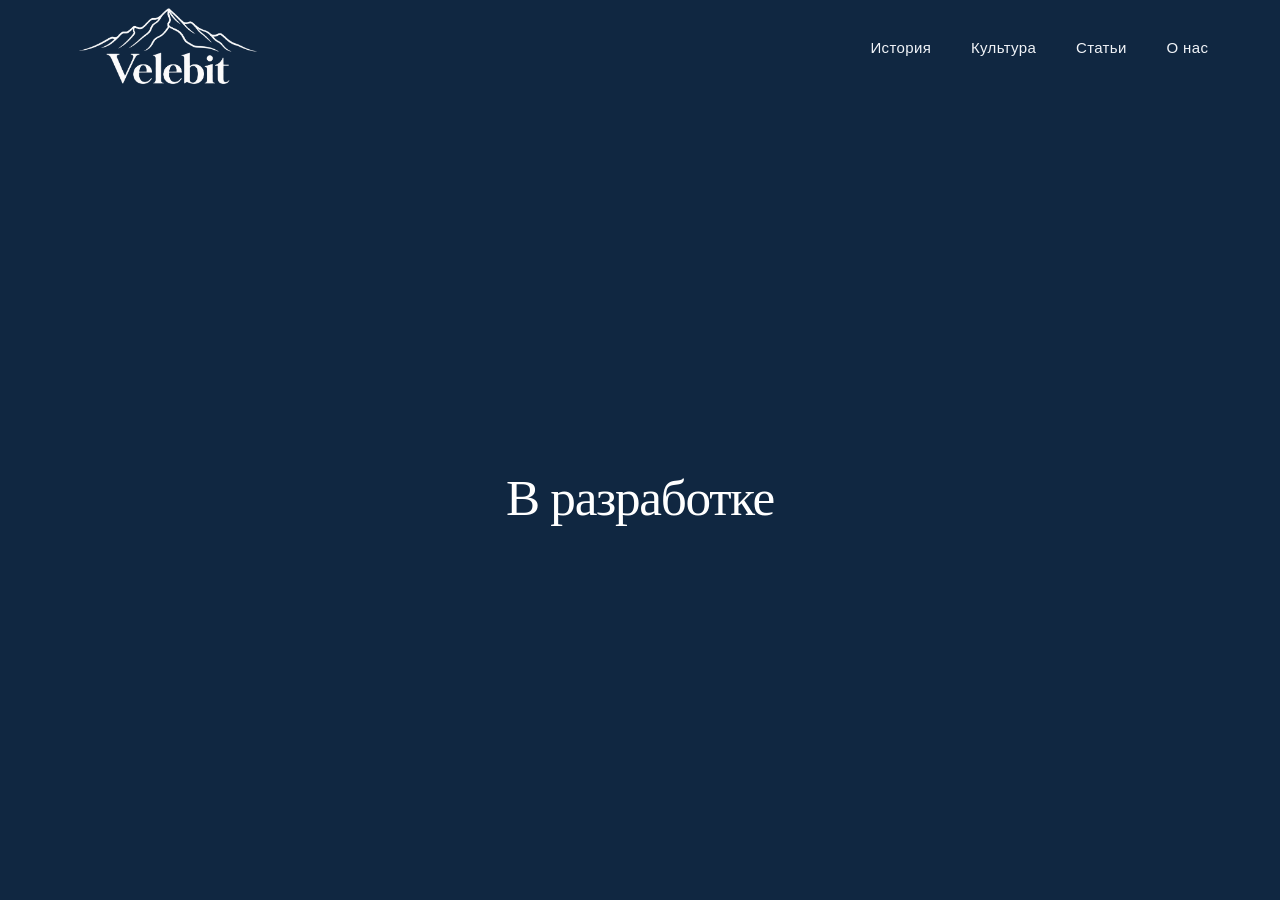
<file: history/antiquity/index.html>
<!DOCTYPE html>
<html lang="ru"><head><meta charset="utf-8"><meta name="viewport" content="width=device-width, initial-scale=1"><title>Античность | Велибит</title><meta name="description" content="Велибит — сайт о культурном наследии, истории и культуре Хорватии."><script>(() => { const p = window.location.pathname; if (!p.endsWith('/') && !/\.[^/]+$/.test(p)) { const base = document.createElement('base'); base.setAttribute('href', './' + p.slice(p.lastIndexOf('/') + 1) + '/'); document.head.appendChild(base); } })();</script><link rel="preload" as="image" href="../../images/velebit-logo-corrected.png"><meta name="robots" content="noindex, follow"><link rel="icon" type="image/svg+xml" href="../../favicon.svg"><link rel="stylesheet" href="../../assets/css/index.CHn6ROsO.css"><script src="../../assets/site.js" defer></script></head><body><a class="skip-link" href="#main-content">К основному содержанию</a><header class="site-header"><a href="../../" class="wordmark" aria-label="Velebit — главная"><img src="../../images/velebit-logo-corrected.png" alt="Velebit" width="1254" height="1254" class="brand-logo"></a><nav class="main-nav" aria-label="Основная навигация"><a href="../" class="nav-link">История</a><a href="../../culture/" class="nav-link">Культура</a><a href="../../articles/" class="nav-link">Статьи</a><a href="../../about/" class="nav-link">О нас</a></nav></header><main id="main-content" class="empty-page"><h1 class="sr-only">Хорватские земли в римском мире</h1><p class="empty-page-message">В разработке</p></main></body></html>
</file>
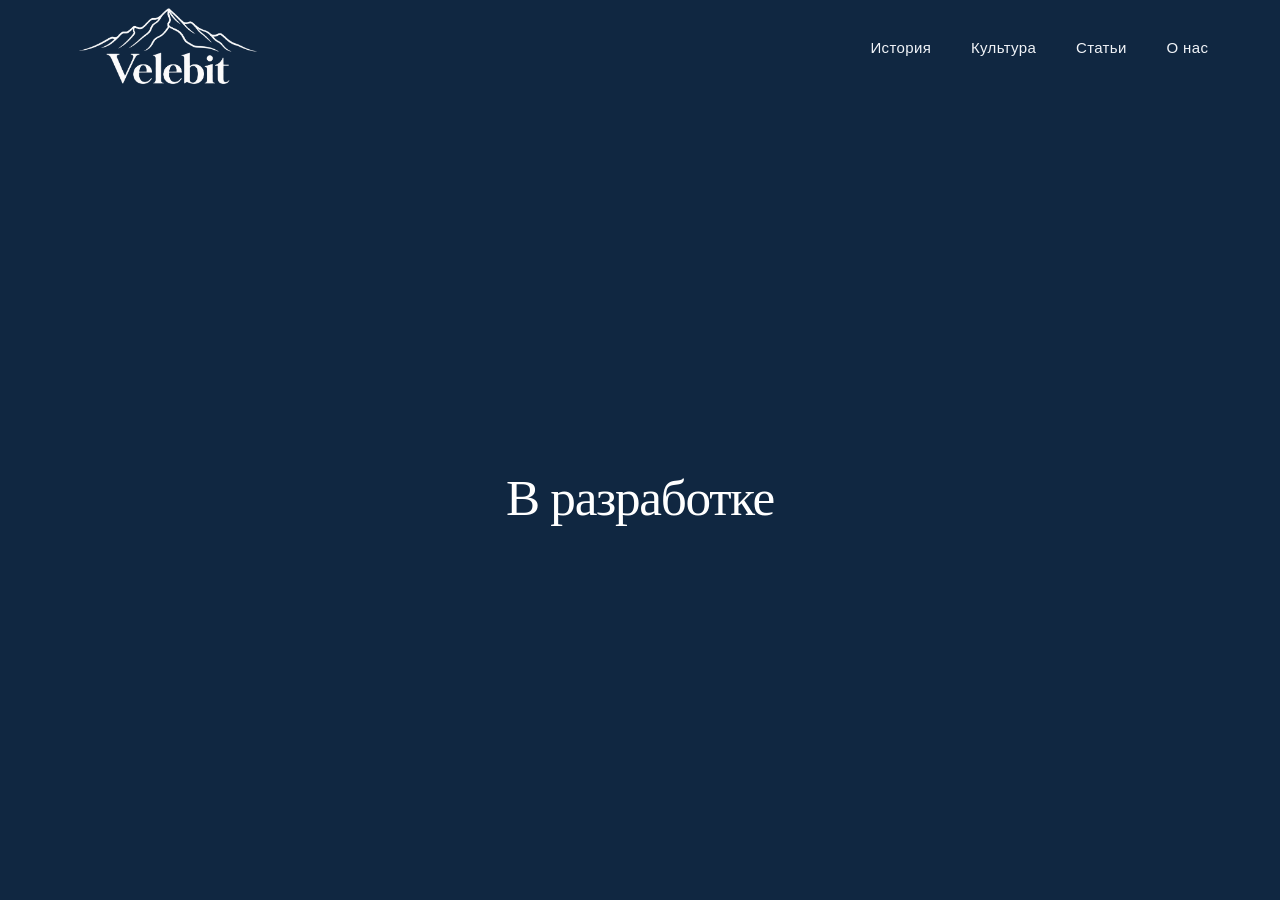
<file: history/early-medieval/index.html>
<!DOCTYPE html>
<html lang="ru"><head><meta charset="utf-8"><meta name="viewport" content="width=device-width, initial-scale=1"><title>Раннее Средневековье | Велибит</title><meta name="description" content="Велибит — сайт о культурном наследии, истории и культуре Хорватии."><script>(() => { const p = window.location.pathname; if (!p.endsWith('/') && !/\.[^/]+$/.test(p)) { const base = document.createElement('base'); base.setAttribute('href', './' + p.slice(p.lastIndexOf('/') + 1) + '/'); document.head.appendChild(base); } })();</script><link rel="preload" as="image" href="../../images/velebit-logo-corrected.png"><meta name="robots" content="noindex, follow"><link rel="icon" type="image/svg+xml" href="../../favicon.svg"><link rel="stylesheet" href="../../assets/css/index.CHn6ROsO.css"><script src="../../assets/site.js" defer></script></head><body><a class="skip-link" href="#main-content">К основному содержанию</a><header class="site-header"><a href="../../" class="wordmark" aria-label="Velebit — главная"><img src="../../images/velebit-logo-corrected.png" alt="Velebit" width="1254" height="1254" class="brand-logo"></a><nav class="main-nav" aria-label="Основная навигация"><a href="../" class="nav-link">История</a><a href="../../culture/" class="nav-link">Культура</a><a href="../../articles/" class="nav-link">Статьи</a><a href="../../about/" class="nav-link">О нас</a></nav></header><main id="main-content" class="empty-page"><h1 class="sr-only">Возникновение средневековой Хорватии</h1><p class="empty-page-message">В разработке</p></main></body></html>
</file>
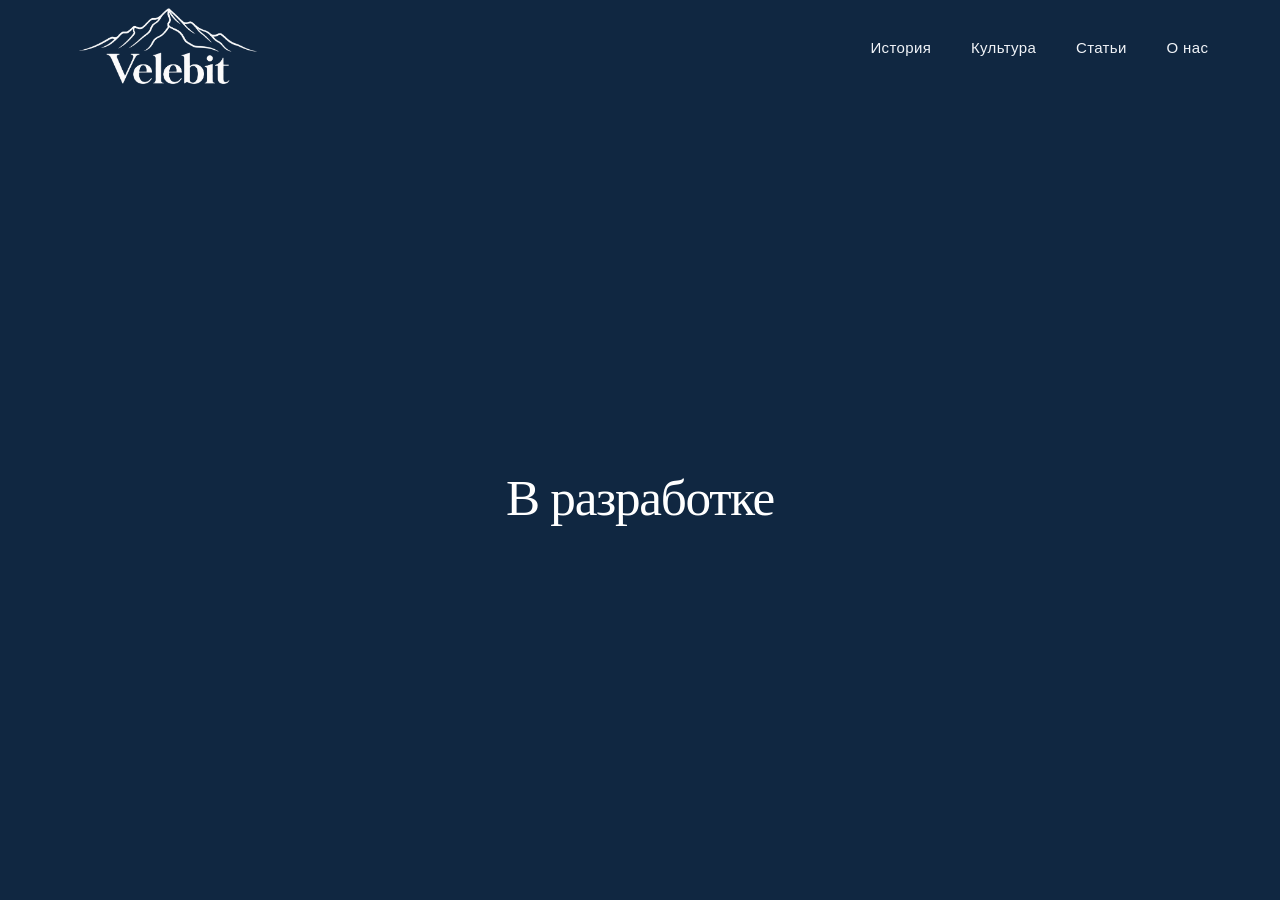
<file: history/early-modern/index.html>
<!DOCTYPE html>
<html lang="ru"><head><meta charset="utf-8"><meta name="viewport" content="width=device-width, initial-scale=1"><title>Ренессанс и раннее Новое время | Велибит</title><meta name="description" content="Велибит — сайт о культурном наследии, истории и культуре Хорватии."><script>(() => { const p = window.location.pathname; if (!p.endsWith('/') && !/\.[^/]+$/.test(p)) { const base = document.createElement('base'); base.setAttribute('href', './' + p.slice(p.lastIndexOf('/') + 1) + '/'); document.head.appendChild(base); } })();</script><link rel="preload" as="image" href="../../images/velebit-logo-corrected.png"><meta name="robots" content="noindex, follow"><link rel="icon" type="image/svg+xml" href="../../favicon.svg"><link rel="stylesheet" href="../../assets/css/index.CHn6ROsO.css"><script src="../../assets/site.js" defer></script></head><body><a class="skip-link" href="#main-content">К основному содержанию</a><header class="site-header"><a href="../../" class="wordmark" aria-label="Velebit — главная"><img src="../../images/velebit-logo-corrected.png" alt="Velebit" width="1254" height="1254" class="brand-logo"></a><nav class="main-nav" aria-label="Основная навигация"><a href="../" class="nav-link">История</a><a href="../../culture/" class="nav-link">Культура</a><a href="../../articles/" class="nav-link">Статьи</a><a href="../../about/" class="nav-link">О нас</a></nav></header><main id="main-content" class="empty-page"><h1 class="sr-only">Между Средиземноморьем и Центральной Европой</h1><p class="empty-page-message">В разработке</p></main></body></html>
</file>
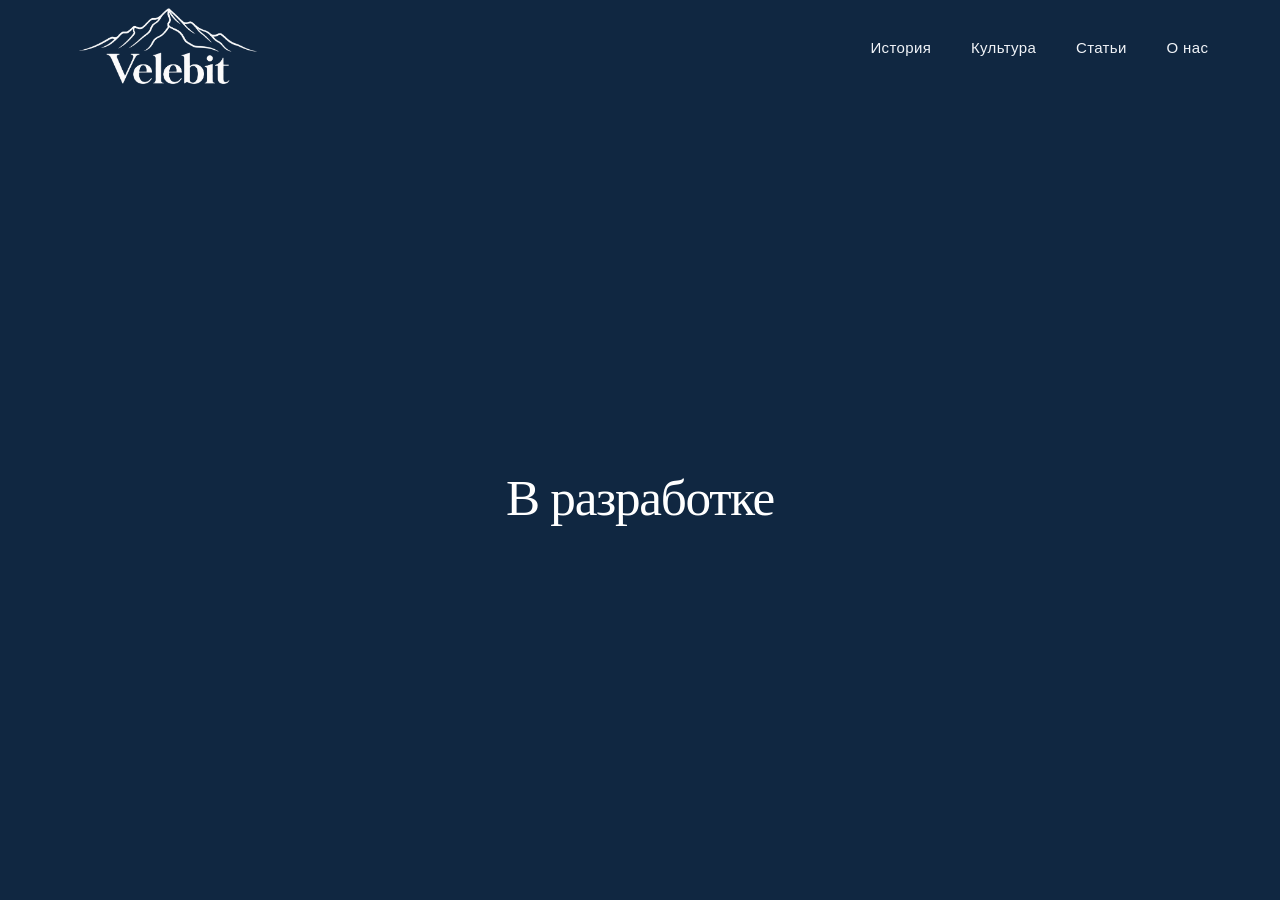
<file: history/late-antiquity/index.html>
<!DOCTYPE html>
<html lang="ru"><head><meta charset="utf-8"><meta name="viewport" content="width=device-width, initial-scale=1"><title>Поздняя античность | Велибит</title><meta name="description" content="Велибит — сайт о культурном наследии, истории и культуре Хорватии."><script>(() => { const p = window.location.pathname; if (!p.endsWith('/') && !/\.[^/]+$/.test(p)) { const base = document.createElement('base'); base.setAttribute('href', './' + p.slice(p.lastIndexOf('/') + 1) + '/'); document.head.appendChild(base); } })();</script><link rel="preload" as="image" href="../../images/velebit-logo-corrected.png"><meta name="robots" content="noindex, follow"><link rel="icon" type="image/svg+xml" href="../../favicon.svg"><link rel="stylesheet" href="../../assets/css/index.CHn6ROsO.css"><script src="../../assets/site.js" defer></script></head><body><a class="skip-link" href="#main-content">К основному содержанию</a><header class="site-header"><a href="../../" class="wordmark" aria-label="Velebit — главная"><img src="../../images/velebit-logo-corrected.png" alt="Velebit" width="1254" height="1254" class="brand-logo"></a><nav class="main-nav" aria-label="Основная навигация"><a href="../" class="nav-link">История</a><a href="../../culture/" class="nav-link">Культура</a><a href="../../articles/" class="nav-link">Статьи</a><a href="../../about/" class="nav-link">О нас</a></nav></header><main id="main-content" class="empty-page"><h1 class="sr-only">Дворец, ставший городом</h1><p class="empty-page-message">В разработке</p></main></body></html>
</file>
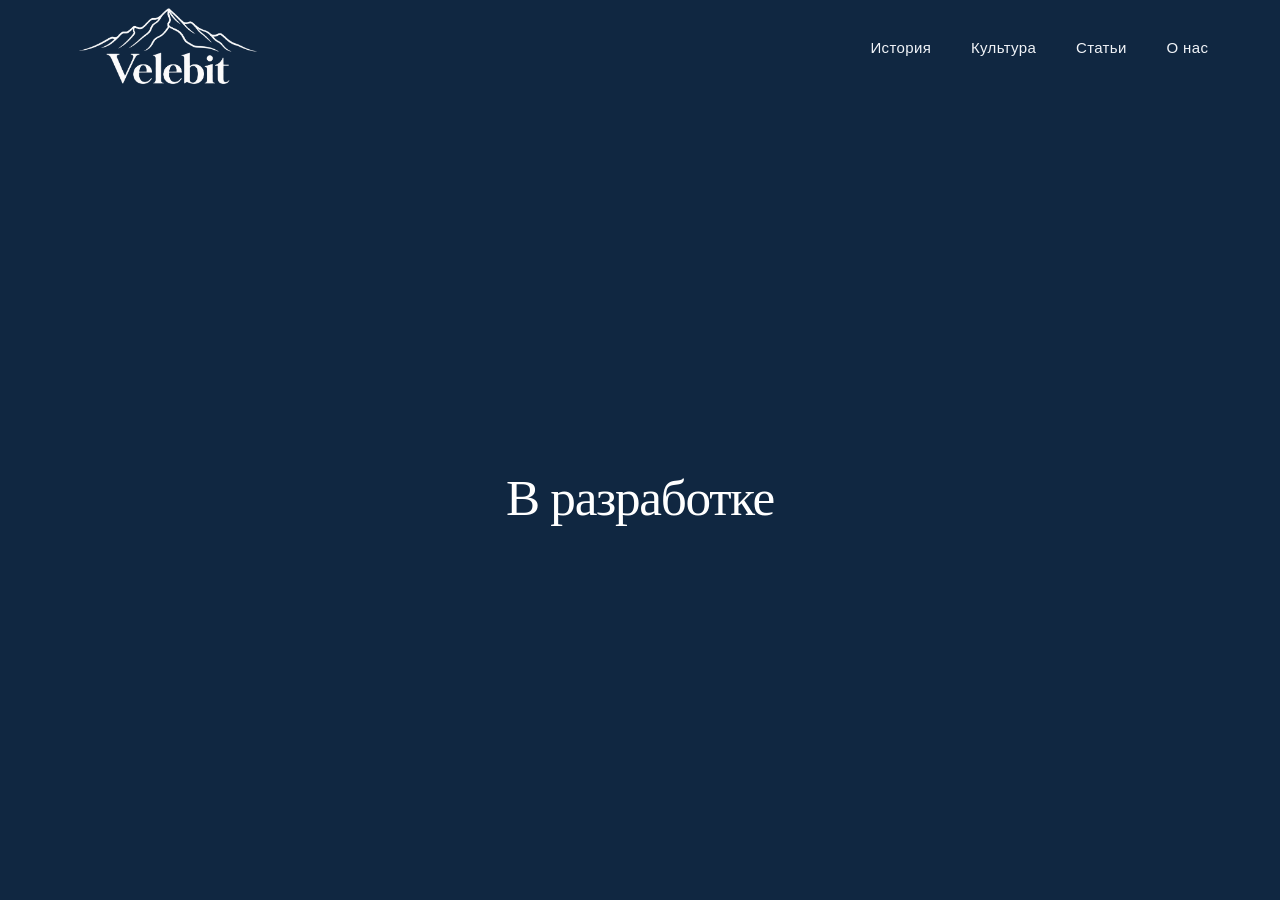
<file: history/medieval-adriatic/index.html>
<!DOCTYPE html>
<html lang="ru"><head><meta charset="utf-8"><meta name="viewport" content="width=device-width, initial-scale=1"><title>Средневековье и Адриатика | Велибит</title><meta name="description" content="Велибит — сайт о культурном наследии, истории и культуре Хорватии."><script>(() => { const p = window.location.pathname; if (!p.endsWith('/') && !/\.[^/]+$/.test(p)) { const base = document.createElement('base'); base.setAttribute('href', './' + p.slice(p.lastIndexOf('/') + 1) + '/'); document.head.appendChild(base); } })();</script><link rel="preload" as="image" href="../../images/velebit-logo-corrected.png"><meta name="robots" content="noindex, follow"><link rel="icon" type="image/svg+xml" href="../../favicon.svg"><link rel="stylesheet" href="../../assets/css/index.CHn6ROsO.css"><script src="../../assets/site.js" defer></script></head><body><a class="skip-link" href="#main-content">К основному содержанию</a><header class="site-header"><a href="../../" class="wordmark" aria-label="Velebit — главная"><img src="../../images/velebit-logo-corrected.png" alt="Velebit" width="1254" height="1254" class="brand-logo"></a><nav class="main-nav" aria-label="Основная навигация"><a href="../" class="nav-link">История</a><a href="../../culture/" class="nav-link">Культура</a><a href="../../articles/" class="nav-link">Статьи</a><a href="../../about/" class="nav-link">О нас</a></nav></header><main id="main-content" class="empty-page"><h1 class="sr-only">Города Адриатики</h1><p class="empty-page-message">В разработке</p></main></body></html>
</file>
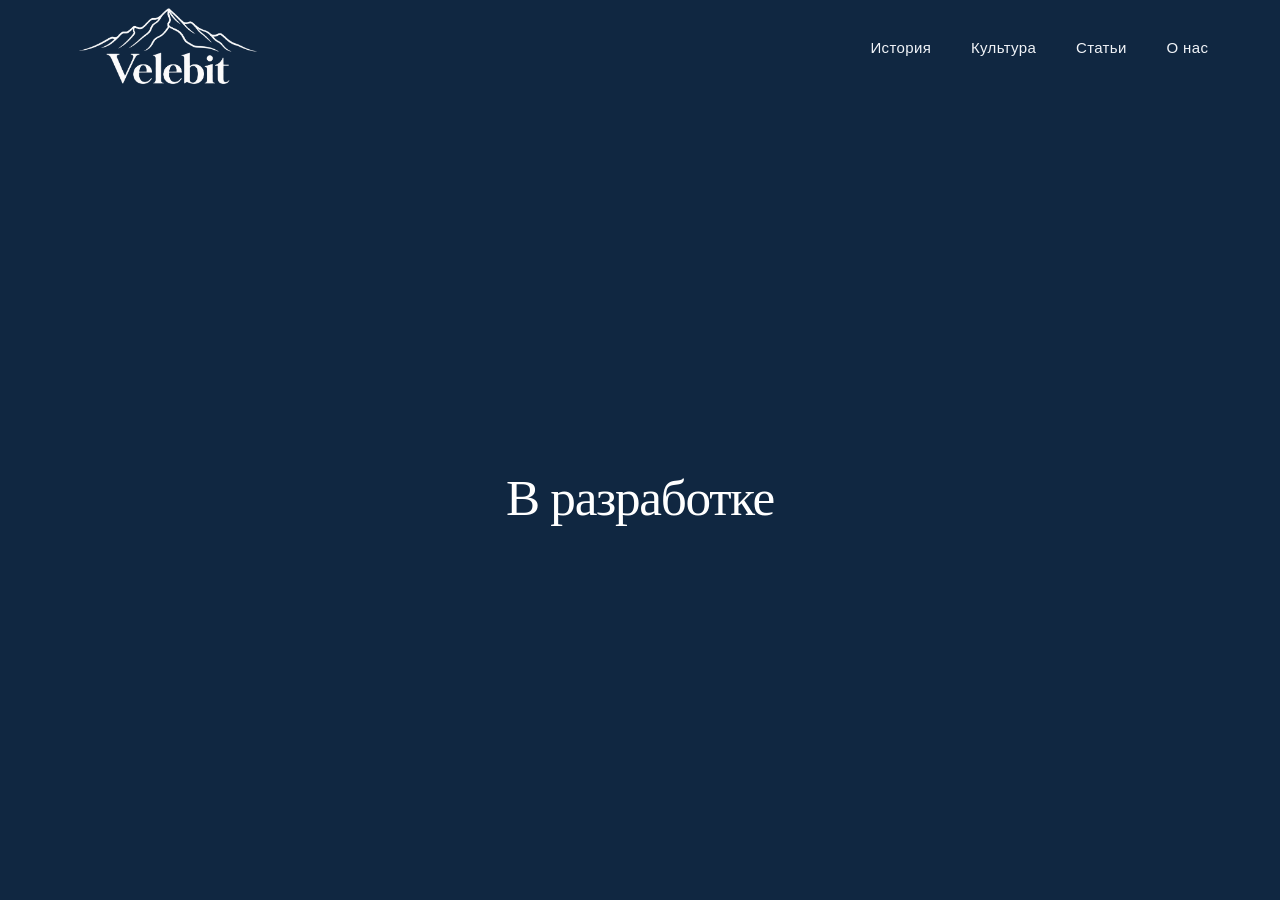
<file: history/modern-croatia/index.html>
<!DOCTYPE html>
<html lang="ru"><head><meta charset="utf-8"><meta name="viewport" content="width=device-width, initial-scale=1"><title>Современная Хорватия | Велибит</title><meta name="description" content="Велибит — сайт о культурном наследии, истории и культуре Хорватии."><script>(() => { const p = window.location.pathname; if (!p.endsWith('/') && !/\.[^/]+$/.test(p)) { const base = document.createElement('base'); base.setAttribute('href', './' + p.slice(p.lastIndexOf('/') + 1) + '/'); document.head.appendChild(base); } })();</script><link rel="preload" as="image" href="../../images/velebit-logo-corrected.png"><meta name="robots" content="noindex, follow"><link rel="icon" type="image/svg+xml" href="../../favicon.svg"><link rel="stylesheet" href="../../assets/css/index.CHn6ROsO.css"><script src="../../assets/site.js" defer></script></head><body><a class="skip-link" href="#main-content">К основному содержанию</a><header class="site-header"><a href="../../" class="wordmark" aria-label="Velebit — главная"><img src="../../images/velebit-logo-corrected.png" alt="Velebit" width="1254" height="1254" class="brand-logo"></a><nav class="main-nav" aria-label="Основная навигация"><a href="../" class="nav-link">История</a><a href="../../culture/" class="nav-link">Культура</a><a href="../../articles/" class="nav-link">Статьи</a><a href="../../about/" class="nav-link">О нас</a></nav></header><main id="main-content" class="empty-page"><h1 class="sr-only">Независимая Хорватия</h1><p class="empty-page-message">В разработке</p></main></body></html>
</file>
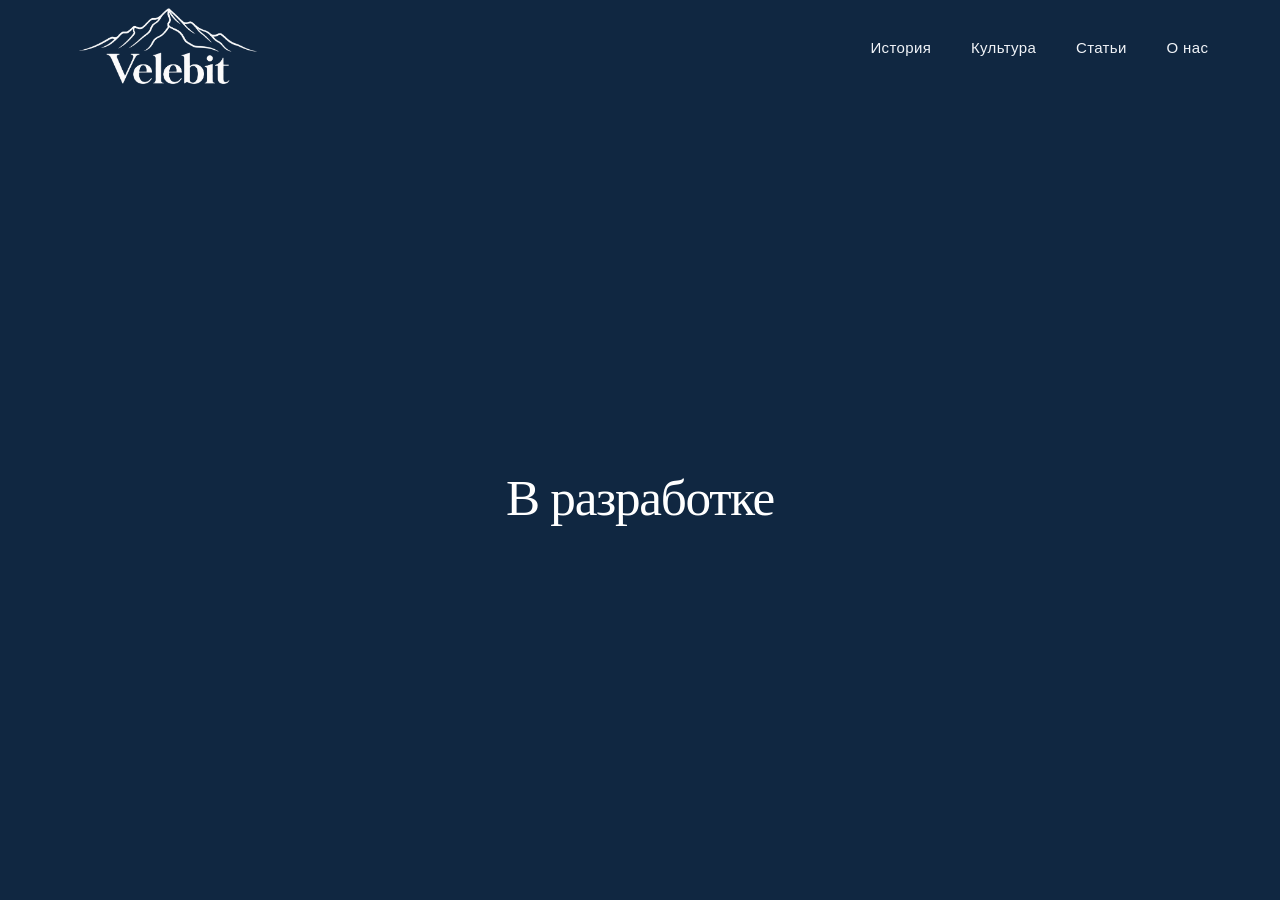
<file: history/nineteenth-century/index.html>
<!DOCTYPE html>
<html lang="ru"><head><meta charset="utf-8"><meta name="viewport" content="width=device-width, initial-scale=1"><title>XIX век | Велибит</title><meta name="description" content="Велибит — сайт о культурном наследии, истории и культуре Хорватии."><script>(() => { const p = window.location.pathname; if (!p.endsWith('/') && !/\.[^/]+$/.test(p)) { const base = document.createElement('base'); base.setAttribute('href', './' + p.slice(p.lastIndexOf('/') + 1) + '/'); document.head.appendChild(base); } })();</script><link rel="preload" as="image" href="../../images/velebit-logo-corrected.png"><meta name="robots" content="noindex, follow"><link rel="icon" type="image/svg+xml" href="../../favicon.svg"><link rel="stylesheet" href="../../assets/css/index.CHn6ROsO.css"><script src="../../assets/site.js" defer></script></head><body><a class="skip-link" href="#main-content">К основному содержанию</a><header class="site-header"><a href="../../" class="wordmark" aria-label="Velebit — главная"><img src="../../images/velebit-logo-corrected.png" alt="Velebit" width="1254" height="1254" class="brand-logo"></a><nav class="main-nav" aria-label="Основная навигация"><a href="../" class="nav-link">История</a><a href="../../culture/" class="nav-link">Культура</a><a href="../../articles/" class="nav-link">Статьи</a><a href="../../about/" class="nav-link">О нас</a></nav></header><main id="main-content" class="empty-page"><h1 class="sr-only">Эпоха национального возрождения</h1><p class="empty-page-message">В разработке</p></main></body></html>
</file>
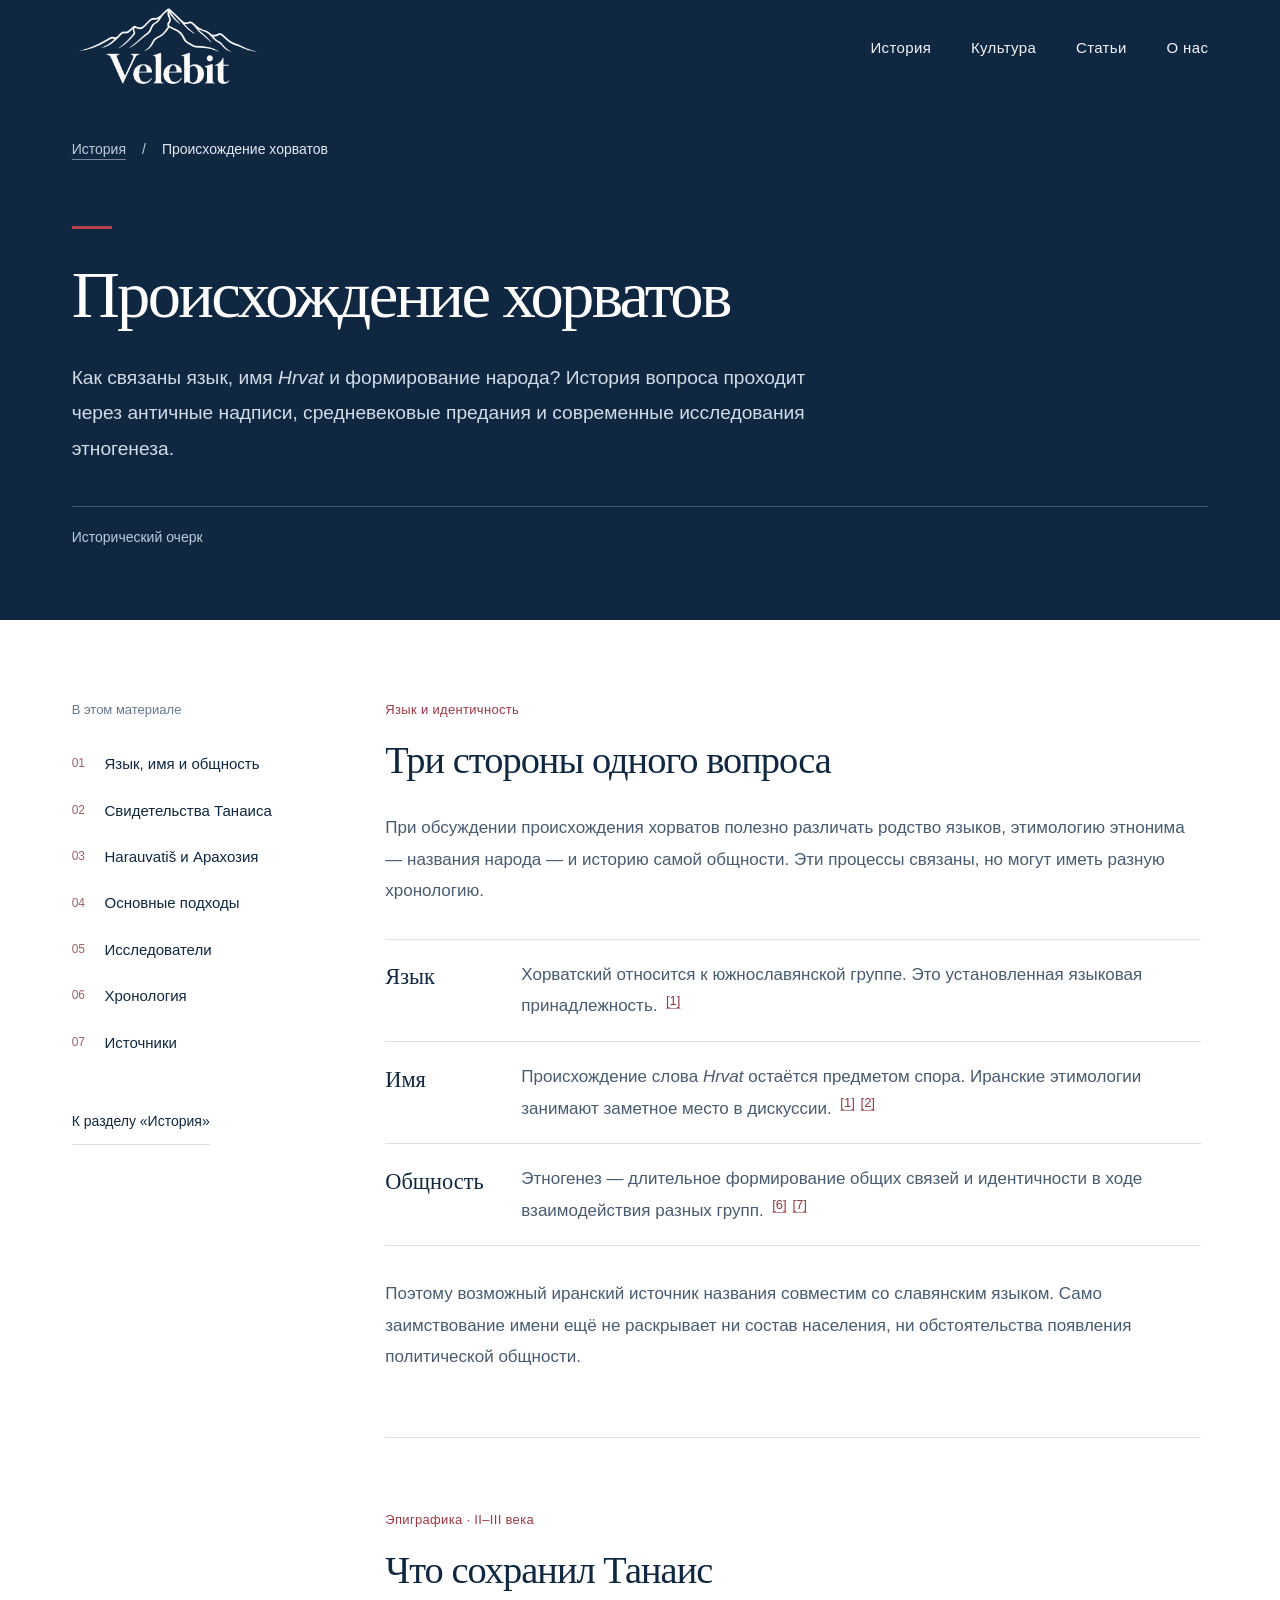
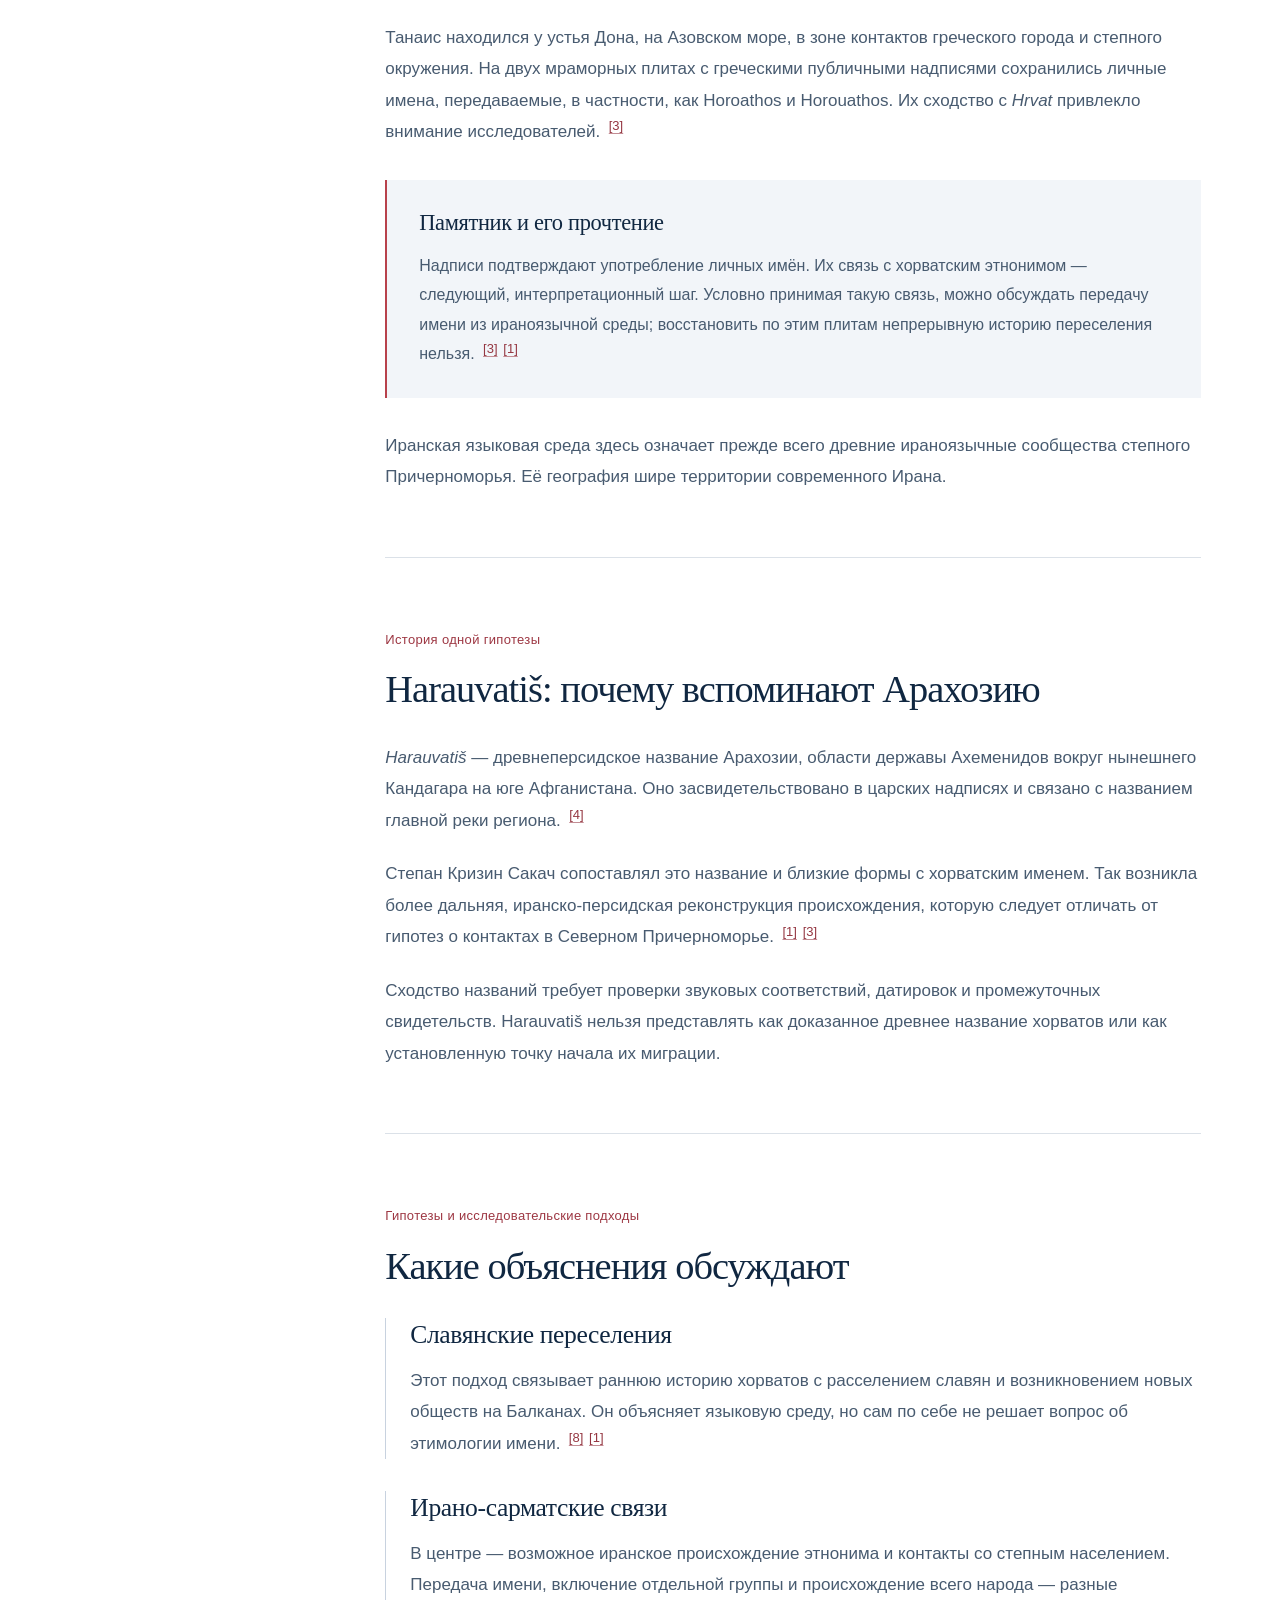
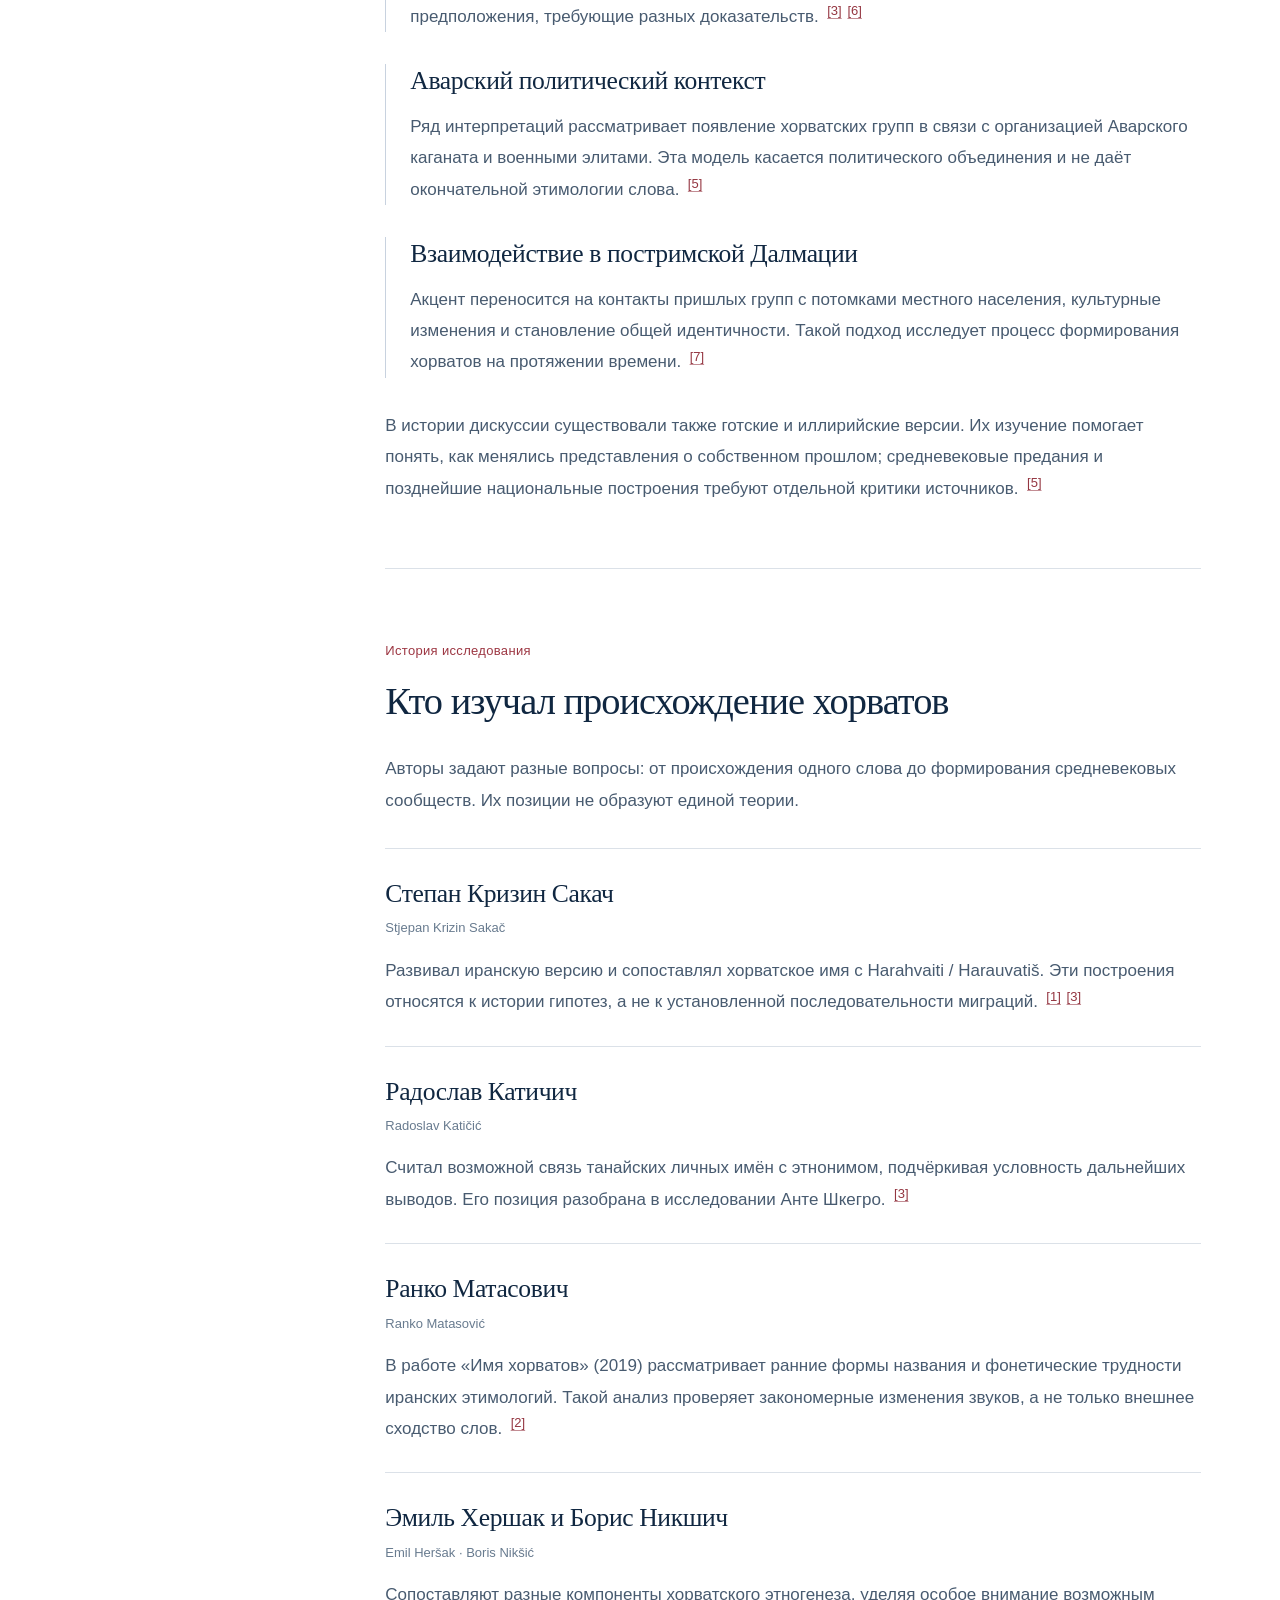
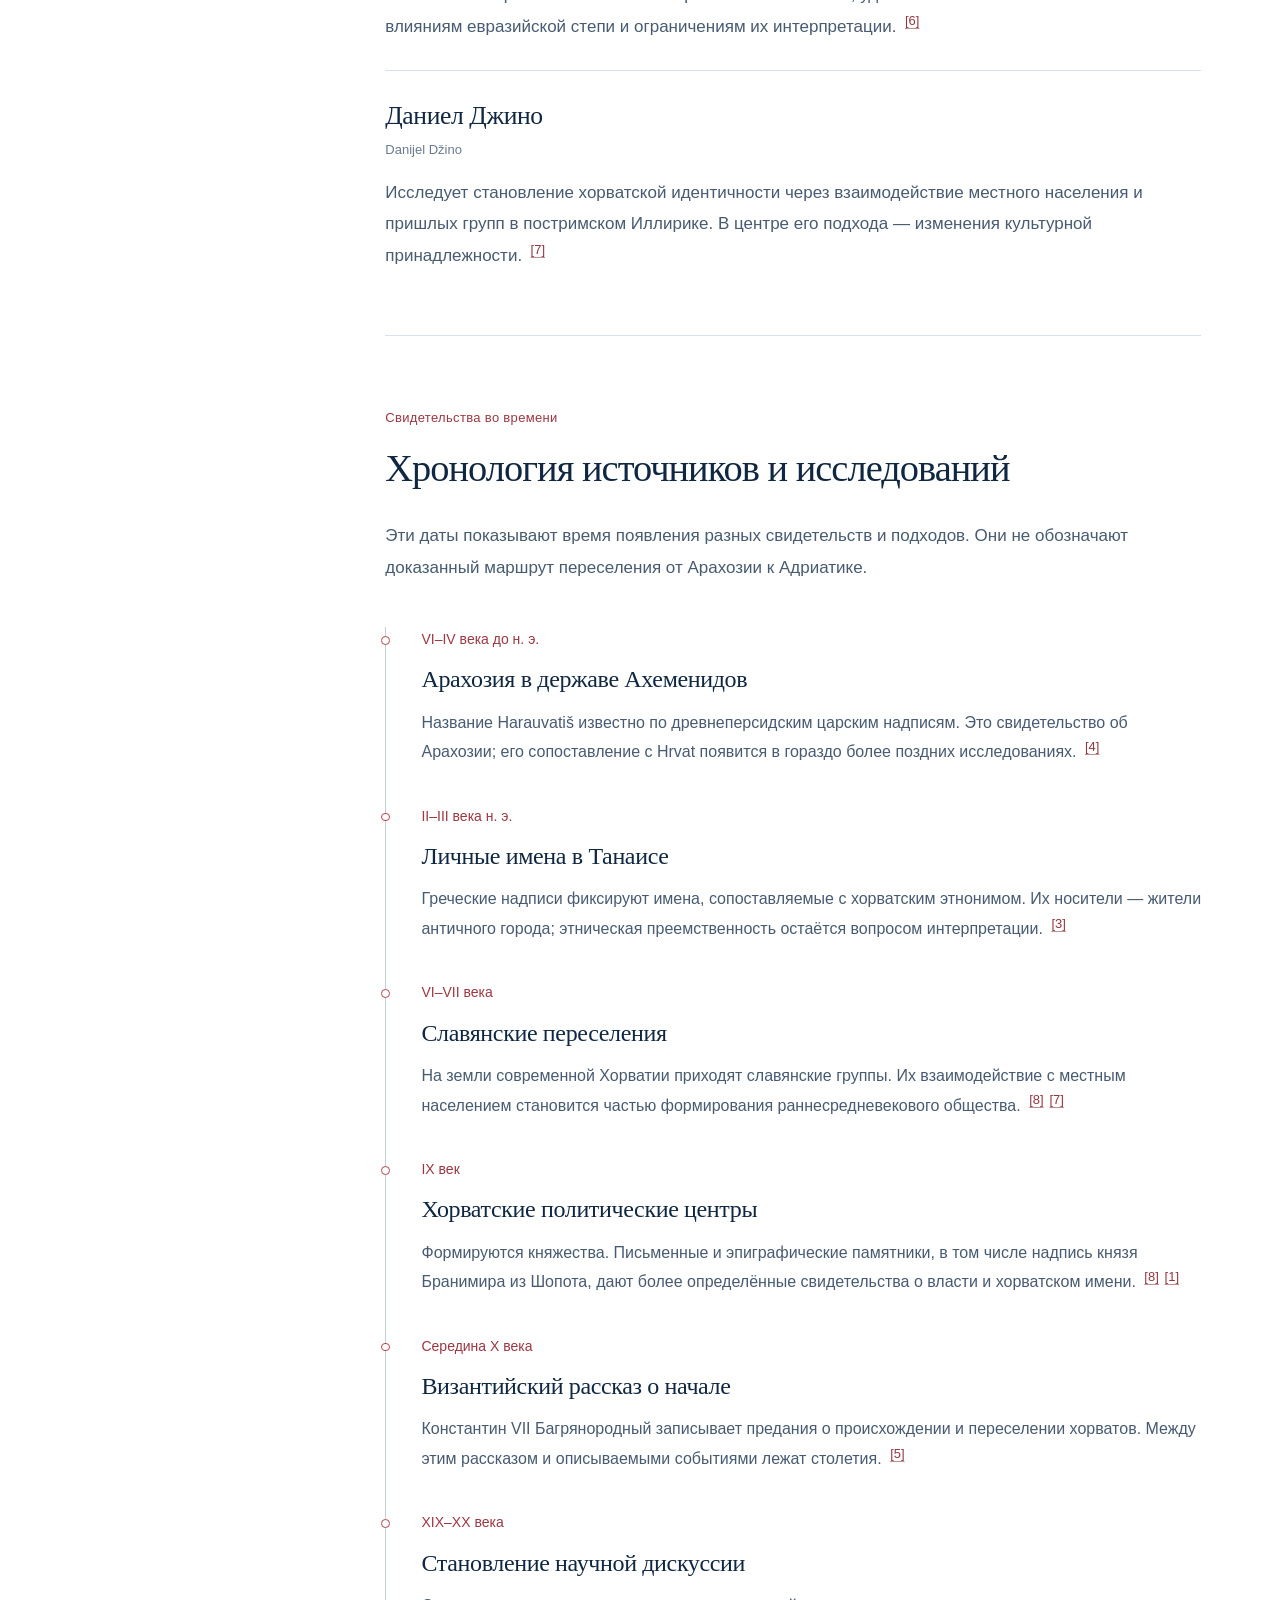
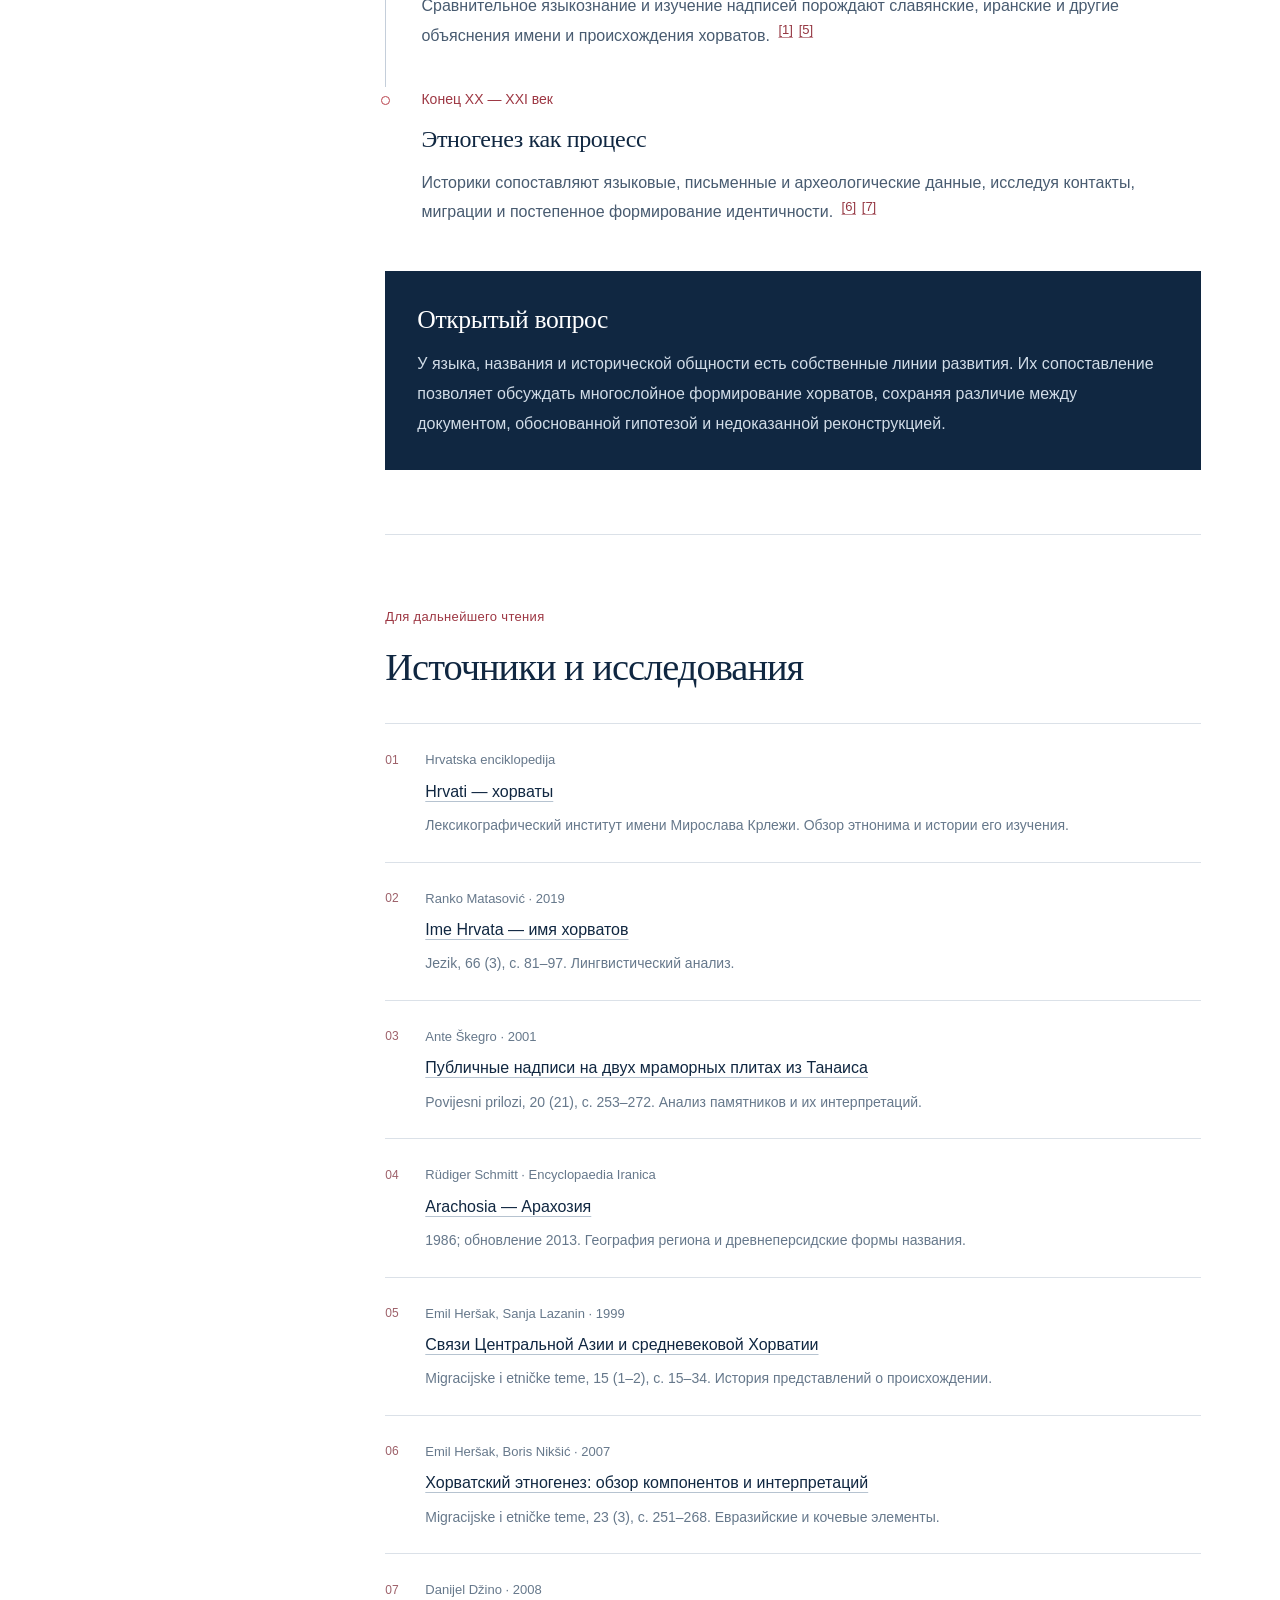
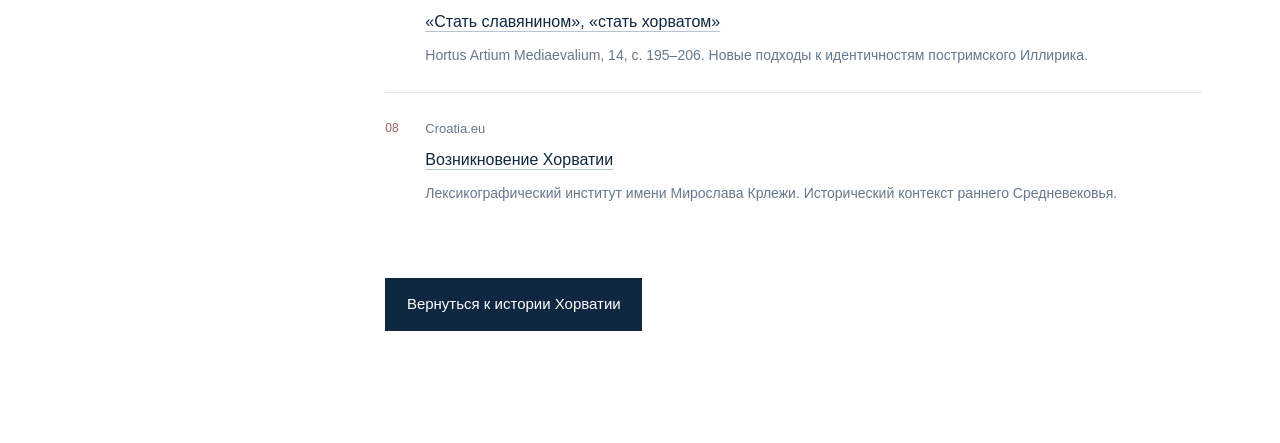
<file: history/origins/index.html>
<!DOCTYPE html>
<html lang="ru"><head><meta charset="utf-8"><meta name="viewport" content="width=device-width, initial-scale=1"><title>Происхождение хорватов | Велибит</title><meta name="description" content="Хорватский язык и имя Hrvat, свидетельства Танаиса, гипотеза Harauvatiš и современные подходы к хорватскому этногенезу."><script>(() => { const p = window.location.pathname; if (!p.endsWith('/') && !/\.[^/]+$/.test(p)) { const base = document.createElement('base'); base.setAttribute('href', './' + p.slice(p.lastIndexOf('/') + 1) + '/'); document.head.appendChild(base); } })();</script><link rel="preload" as="image" href="../../images/velebit-logo-corrected.png"><link rel="icon" type="image/svg+xml" href="../../favicon.svg"><link rel="stylesheet" href="../../assets/css/index.CHn6ROsO.css"><link rel="stylesheet" href="../../assets/css/page.D34fgQCR.css"><script src="../../assets/site.js" defer></script></head><body><a class="skip-link" href="#main-content">К основному содержанию</a><header class="site-header"><a href="../../" class="wordmark" aria-label="Velebit — главная"><img src="../../images/velebit-logo-corrected.png" alt="Velebit" width="1254" height="1254" class="brand-logo"></a><nav class="main-nav" aria-label="Основная навигация"><a href="../" class="nav-link">История</a><a href="../../culture/" class="nav-link">Культура</a><a href="../../articles/" class="nav-link">Статьи</a><a href="../../about/" class="nav-link">О нас</a></nav></header><main id="main-content" class="_page_z1fpg_1"><article><header class="_articleHeader_z1fpg_5"><div class="_container_z1fpg_2"><nav aria-label="Путь к материалу" class="_breadcrumbs_z1fpg_6"><a href="../">История</a><span aria-hidden="true">/</span><span aria-current="page">Происхождение хорватов</span></nav><span class="red-rule" aria-hidden="true"></span><h1>Происхождение хорватов</h1><p class="_lead_z1fpg_11">Как связаны язык, имя <i lang="hr">Hrvat</i> и формирование народа? История вопроса проходит через античные надписи, средневековые предания и современные исследования этногенеза.</p><p class="_articleLabel_z1fpg_12">Исторический очерк</p></div></header><div class="_container_z1fpg_2 _articleLayout_z1fpg_13"><aside class="_contents_z1fpg_14" aria-label="Оглавление статьи"><p>В этом материале</p><nav aria-label="Разделы статьи"><ol><li><a href="#language-and-name"><span aria-hidden="true">01</span>Язык, имя и общность</a></li><li><a href="#tanais"><span aria-hidden="true">02</span>Свидетельства Танаиса</a></li><li><a href="#harauvatis"><span aria-hidden="true">03</span>Harauvatiš и Арахозия</a></li><li><a href="#theories"><span aria-hidden="true">04</span>Основные подходы</a></li><li><a href="#researchers"><span aria-hidden="true">05</span>Исследователи</a></li><li><a href="#chronology"><span aria-hidden="true">06</span>Хронология</a></li><li><a href="#sources"><span aria-hidden="true">07</span>Источники</a></li></ol></nav><a href="../#origins-introduction" class="_backLink_z1fpg_20">К разделу «История»</a></aside><div class="_articleBody_z1fpg_21"><section id="language-and-name" aria-labelledby="language-title" class="_section_z1fpg_22"><p class="_sectionLabel_z1fpg_23">Язык и идентичность</p><h2 id="language-title">Три стороны одного вопроса</h2><p>При обсуждении происхождения хорватов полезно различать родство языков, этимологию этнонима — названия народа — и историю самой общности. Эти процессы связаны, но могут иметь разную хронологию.</p><dl class="_definitions_z1fpg_31"><div><dt>Язык</dt><dd>Хорватский относится к южнославянской группе. Это установленная языковая принадлежность.<span class="_references_z1fpg_28"><a href="#source-1" aria-label="Источник 1">[1]</a></span></dd></div><div><dt>Имя</dt><dd>Происхождение слова <i lang="hr">Hrvat</i> остаётся предметом спора. Иранские этимологии занимают заметное место в дискуссии.<span class="_references_z1fpg_28"><a href="#source-1" aria-label="Источник 1">[1]</a><a href="#source-2" aria-label="Источник 2">[2]</a></span></dd></div><div><dt>Общность</dt><dd>Этногенез — длительное формирование общих связей и идентичности в ходе взаимодействия разных групп.<span class="_references_z1fpg_28"><a href="#source-6" aria-label="Источник 6">[6]</a><a href="#source-7" aria-label="Источник 7">[7]</a></span></dd></div></dl><p>Поэтому возможный иранский источник названия совместим со славянским языком. Само заимствование имени ещё не раскрывает ни состав населения, ни обстоятельства появления политической общности.</p></section><section id="tanais" aria-labelledby="tanais-title" class="_section_z1fpg_22"><p class="_sectionLabel_z1fpg_23">Эпиграфика · II–III века</p><h2 id="tanais-title">Что сохранил Танаис</h2><p>Танаис находился у устья Дона, на Азовском море, в зоне контактов греческого города и степного окружения. На двух мраморных плитах с греческими публичными надписями сохранились личные имена, передаваемые, в частности, как Horoathos и Horouathos. Их сходство с <i lang="hr">Hrvat</i> привлекло внимание исследователей.<span class="_references_z1fpg_28"><a href="#source-3" aria-label="Источник 3">[3]</a></span></p><div class="_evidence_z1fpg_36"><h3>Памятник и его прочтение</h3><p>Надписи подтверждают употребление личных имён. Их связь с хорватским этнонимом — следующий, интерпретационный шаг. Условно принимая такую связь, можно обсуждать передачу имени из ираноязычной среды; восстановить по этим плитам непрерывную историю переселения нельзя.<span class="_references_z1fpg_28"><a href="#source-3" aria-label="Источник 3">[3]</a><a href="#source-1" aria-label="Источник 1">[1]</a></span></p></div><p>Иранская языковая среда здесь означает прежде всего древние ираноязычные сообщества степного Причерноморья. Её география шире территории современного Ирана.</p></section><section id="harauvatis" aria-labelledby="harauvatis-title" class="_section_z1fpg_22"><p class="_sectionLabel_z1fpg_23">История одной гипотезы</p><h2 id="harauvatis-title">Harauvatiš: почему вспоминают Арахозию</h2><p><i lang="peo">Harauvatiš</i> — древнеперсидское название Арахозии, области державы Ахеменидов вокруг нынешнего Кандагара на юге Афганистана. Оно засвидетельствовано в царских надписях и связано с названием главной реки региона.<span class="_references_z1fpg_28"><a href="#source-4" aria-label="Источник 4">[4]</a></span></p><p>Степан Кризин Сакач сопоставлял это название и близкие формы с хорватским именем. Так возникла более дальняя, иранско-персидская реконструкция происхождения, которую следует отличать от гипотез о контактах в Северном Причерноморье.<span class="_references_z1fpg_28"><a href="#source-1" aria-label="Источник 1">[1]</a><a href="#source-3" aria-label="Источник 3">[3]</a></span></p><p>Сходство названий требует проверки звуковых соответствий, датировок и промежуточных свидетельств. Harauvatiš нельзя представлять как доказанное древнее название хорватов или как установленную точку начала их миграции.</p></section><section id="theories" aria-labelledby="theories-title" class="_section_z1fpg_22"><p class="_sectionLabel_z1fpg_23">Гипотезы и исследовательские подходы</p><h2 id="theories-title">Какие объяснения обсуждают</h2><div class="_approaches_z1fpg_39"><div><h3>Славянские переселения</h3><p>Этот подход связывает раннюю историю хорватов с расселением славян и возникновением новых обществ на Балканах. Он объясняет языковую среду, но сам по себе не решает вопрос об этимологии имени.<span class="_references_z1fpg_28"><a href="#source-8" aria-label="Источник 8">[8]</a><a href="#source-1" aria-label="Источник 1">[1]</a></span></p></div><div><h3>Ирано-сарматские связи</h3><p>В центре — возможное иранское происхождение этнонима и контакты со степным населением. Передача имени, включение отдельной группы и происхождение всего народа — разные предположения, требующие разных доказательств.<span class="_references_z1fpg_28"><a href="#source-3" aria-label="Источник 3">[3]</a><a href="#source-6" aria-label="Источник 6">[6]</a></span></p></div><div><h3>Аварский политический контекст</h3><p>Ряд интерпретаций рассматривает появление хорватских групп в связи с организацией Аварского каганата и военными элитами. Эта модель касается политического объединения и не даёт окончательной этимологии слова.<span class="_references_z1fpg_28"><a href="#source-5" aria-label="Источник 5">[5]</a></span></p></div><div><h3>Взаимодействие в постримской Далмации</h3><p>Акцент переносится на контакты пришлых групп с потомками местного населения, культурные изменения и становление общей идентичности. Такой подход исследует процесс формирования хорватов на протяжении времени.<span class="_references_z1fpg_28"><a href="#source-7" aria-label="Источник 7">[7]</a></span></p></div></div><p>В истории дискуссии существовали также готские и иллирийские версии. Их изучение помогает понять, как менялись представления о собственном прошлом; средневековые предания и позднейшие национальные построения требуют отдельной критики источников.<span class="_references_z1fpg_28"><a href="#source-5" aria-label="Источник 5">[5]</a></span></p></section><section id="researchers" aria-labelledby="researchers-title" class="_section_z1fpg_22"><p class="_sectionLabel_z1fpg_23">История исследования</p><h2 id="researchers-title">Кто изучал происхождение хорватов</h2><p>Авторы задают разные вопросы: от происхождения одного слова до формирования средневековых сообществ. Их позиции не образуют единой теории.</p><div class="_researcherList_z1fpg_41"><div class="_researcher_z1fpg_41"><h3>Степан Кризин Сакач</h3><p class="_originalName_z1fpg_45">Stjepan Krizin Sakač</p><p>Развивал иранскую версию и сопоставлял хорватское имя с Harahvaiti / Harauvatiš. Эти построения относятся к истории гипотез, а не к установленной последовательности миграций.<span class="_references_z1fpg_28"><a href="#source-1" aria-label="Источник 1">[1]</a><a href="#source-3" aria-label="Источник 3">[3]</a></span></p></div><div class="_researcher_z1fpg_41"><h3>Радослав Катичич</h3><p class="_originalName_z1fpg_45">Radoslav Katičić</p><p>Считал возможной связь танайских личных имён с этнонимом, подчёркивая условность дальнейших выводов. Его позиция разобрана в исследовании Анте Шкегро.<span class="_references_z1fpg_28"><a href="#source-3" aria-label="Источник 3">[3]</a></span></p></div><div class="_researcher_z1fpg_41"><h3>Ранко Матасович</h3><p class="_originalName_z1fpg_45">Ranko Matasović</p><p>В работе «Имя хорватов» (2019) рассматривает ранние формы названия и фонетические трудности иранских этимологий. Такой анализ проверяет закономерные изменения звуков, а не только внешнее сходство слов.<span class="_references_z1fpg_28"><a href="#source-2" aria-label="Источник 2">[2]</a></span></p></div><div class="_researcher_z1fpg_41"><h3>Эмиль Хершак и Борис Никшич</h3><p class="_originalName_z1fpg_45">Emil Heršak · Boris Nikšić</p><p>Сопоставляют разные компоненты хорватского этногенеза, уделяя особое внимание возможным влияниям евразийской степи и ограничениям их интерпретации.<span class="_references_z1fpg_28"><a href="#source-6" aria-label="Источник 6">[6]</a></span></p></div><div class="_researcher_z1fpg_41"><h3>Даниел Джино</h3><p class="_originalName_z1fpg_45">Danijel Džino</p><p>Исследует становление хорватской идентичности через взаимодействие местного населения и пришлых групп в постримском Иллирике. В центре его подхода — изменения культурной принадлежности.<span class="_references_z1fpg_28"><a href="#source-7" aria-label="Источник 7">[7]</a></span></p></div></div></section><section id="chronology" aria-labelledby="chronology-title" class="_section_z1fpg_22"><p class="_sectionLabel_z1fpg_23">Свидетельства во времени</p><h2 id="chronology-title">Хронология источников и исследований</h2><p>Эти даты показывают время появления разных свидетельств и подходов. Они не обозначают доказанный маршрут переселения от Арахозии к Адриатике.</p><ol class="_timeline_z1fpg_46"><li><p class="_timelineDate_z1fpg_50">VI–IV века до н. э.</p><h3>Арахозия в державе Ахеменидов</h3><p>Название Harauvatiš известно по древнеперсидским царским надписям. Это свидетельство об Арахозии; его сопоставление с Hrvat появится в гораздо более поздних исследованиях.<span class="_references_z1fpg_28"><a href="#source-4" aria-label="Источник 4">[4]</a></span></p></li><li><p class="_timelineDate_z1fpg_50">II–III века н. э.</p><h3>Личные имена в Танаисе</h3><p>Греческие надписи фиксируют имена, сопоставляемые с хорватским этнонимом. Их носители — жители античного города; этническая преемственность остаётся вопросом интерпретации.<span class="_references_z1fpg_28"><a href="#source-3" aria-label="Источник 3">[3]</a></span></p></li><li><p class="_timelineDate_z1fpg_50">VI–VII века</p><h3>Славянские переселения</h3><p>На земли современной Хорватии приходят славянские группы. Их взаимодействие с местным населением становится частью формирования раннесредневекового общества.<span class="_references_z1fpg_28"><a href="#source-8" aria-label="Источник 8">[8]</a><a href="#source-7" aria-label="Источник 7">[7]</a></span></p></li><li><p class="_timelineDate_z1fpg_50">IX век</p><h3>Хорватские политические центры</h3><p>Формируются княжества. Письменные и эпиграфические памятники, в том числе надпись князя Бранимира из Шопота, дают более определённые свидетельства о власти и хорватском имени.<span class="_references_z1fpg_28"><a href="#source-8" aria-label="Источник 8">[8]</a><a href="#source-1" aria-label="Источник 1">[1]</a></span></p></li><li><p class="_timelineDate_z1fpg_50">Середина X века</p><h3>Византийский рассказ о начале</h3><p>Константин VII Багрянородный записывает предания о происхождении и переселении хорватов. Между этим рассказом и описываемыми событиями лежат столетия.<span class="_references_z1fpg_28"><a href="#source-5" aria-label="Источник 5">[5]</a></span></p></li><li><p class="_timelineDate_z1fpg_50">XIX–XX века</p><h3>Становление научной дискуссии</h3><p>Сравнительное языкознание и изучение надписей порождают славянские, иранские и другие объяснения имени и происхождения хорватов.<span class="_references_z1fpg_28"><a href="#source-1" aria-label="Источник 1">[1]</a><a href="#source-5" aria-label="Источник 5">[5]</a></span></p></li><li><p class="_timelineDate_z1fpg_50">Конец XX — XXI век</p><h3>Этногенез как процесс</h3><p>Историки сопоставляют языковые, письменные и археологические данные, исследуя контакты, миграции и постепенное формирование идентичности.<span class="_references_z1fpg_28"><a href="#source-6" aria-label="Источник 6">[6]</a><a href="#source-7" aria-label="Источник 7">[7]</a></span></p></li></ol><div class="_closingNote_z1fpg_53"><h3>Открытый вопрос</h3><p>У языка, названия и исторической общности есть собственные линии развития. Их сопоставление позволяет обсуждать многослойное формирование хорватов, сохраняя различие между документом, обоснованной гипотезой и недоказанной реконструкцией.</p></div></section><section id="sources" aria-labelledby="sources-title" class="_section_z1fpg_22 _sourcesSection_z1fpg_55"><p class="_sectionLabel_z1fpg_23">Для дальнейшего чтения</p><h2 id="sources-title">Источники и исследования</h2><ol class="_sources_z1fpg_55"><li id="source-1"><span class="_sourceNumber_z1fpg_58" aria-hidden="true">01</span><div><p class="_sourceAuthor_z1fpg_59">Hrvatska enciklopedija</p><a href="https://www.enciklopedija.hr/clanak/hrvati">Hrvati — хорваты</a><p class="_sourceDetail_z1fpg_62">Лексикографический институт имени Мирослава Крлежи. Обзор этнонима и истории его изучения.</p></div></li><li id="source-2"><span class="_sourceNumber_z1fpg_58" aria-hidden="true">02</span><div><p class="_sourceAuthor_z1fpg_59">Ranko Matasović · 2019</p><a href="https://hrcak.srce.hr/228825">Ime Hrvata — имя хорватов</a><p class="_sourceDetail_z1fpg_62">Jezik, 66 (3), с. 81–97. Лингвистический анализ.</p></div></li><li id="source-3"><span class="_sourceNumber_z1fpg_58" aria-hidden="true">03</span><div><p class="_sourceAuthor_z1fpg_59">Ante Škegro · 2001</p><a href="https://hrcak.srce.hr/28742">Публичные надписи на двух мраморных плитах из Танаиса</a><p class="_sourceDetail_z1fpg_62">Povijesni prilozi, 20 (21), с. 253–272. Анализ памятников и их интерпретаций.</p></div></li><li id="source-4"><span class="_sourceNumber_z1fpg_58" aria-hidden="true">04</span><div><p class="_sourceAuthor_z1fpg_59">Rüdiger Schmitt · Encyclopaedia Iranica</p><a href="https://www.iranicaonline.org/articles/arachosia/">Arachosia — Арахозия</a><p class="_sourceDetail_z1fpg_62">1986; обновление 2013. География региона и древнеперсидские формы названия.</p></div></li><li id="source-5"><span class="_sourceNumber_z1fpg_58" aria-hidden="true">05</span><div><p class="_sourceAuthor_z1fpg_59">Emil Heršak, Sanja Lazanin · 1999</p><a href="https://hrcak.srce.hr/109417">Связи Центральной Азии и средневековой Хорватии</a><p class="_sourceDetail_z1fpg_62">Migracijske i etničke teme, 15 (1–2), с. 15–34. История представлений о происхождении.</p></div></li><li id="source-6"><span class="_sourceNumber_z1fpg_58" aria-hidden="true">06</span><div><p class="_sourceAuthor_z1fpg_59">Emil Heršak, Boris Nikšić · 2007</p><a href="https://hrcak.srce.hr/18386">Хорватский этногенез: обзор компонентов и интерпретаций</a><p class="_sourceDetail_z1fpg_62">Migracijske i etničke teme, 23 (3), с. 251–268. Евразийские и кочевые элементы.</p></div></li><li id="source-7"><span class="_sourceNumber_z1fpg_58" aria-hidden="true">07</span><div><p class="_sourceAuthor_z1fpg_59">Danijel Džino · 2008</p><a href="https://researchers.mq.edu.au/en/publications/becoming-slav-becoming-croat-new-approaches-in-the-research-of-id/">«Стать славянином», «стать хорватом»</a><p class="_sourceDetail_z1fpg_62">Hortus Artium Mediaevalium, 14, с. 195–206. Новые подходы к идентичностям постримского Иллирика.</p></div></li><li id="source-8"><span class="_sourceNumber_z1fpg_58" aria-hidden="true">08</span><div><p class="_sourceAuthor_z1fpg_59">Croatia.eu</p><a href="https://croatia.eu/index.php/en/home-en/history/the-emergence-of-croatia">Возникновение Хорватии</a><p class="_sourceDetail_z1fpg_62">Лексикографический институт имени Мирослава Крлежи. Исторический контекст раннего Средневековья.</p></div></li></ol></section><a href="../#origins-introduction" class="_returnButton_z1fpg_63">Вернуться к истории Хорватии</a></div></div></article></main></body></html>
</file>
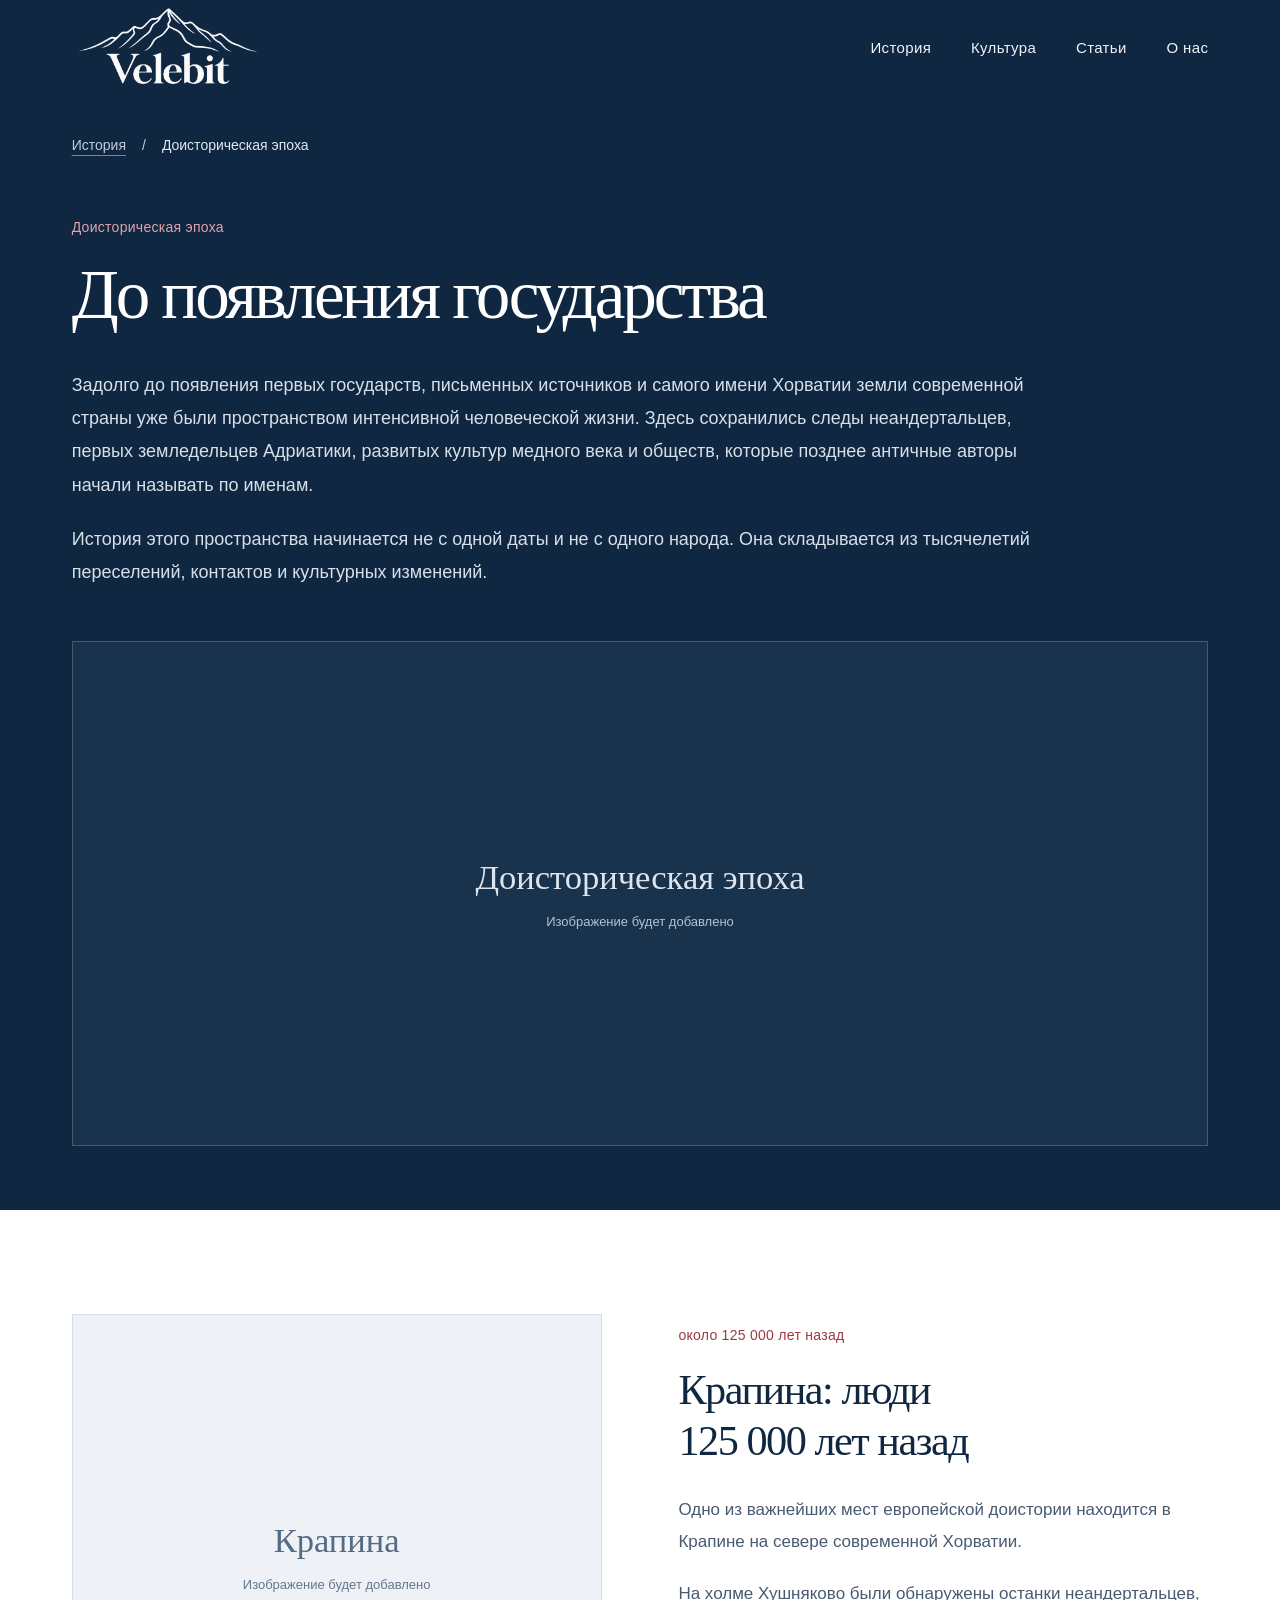
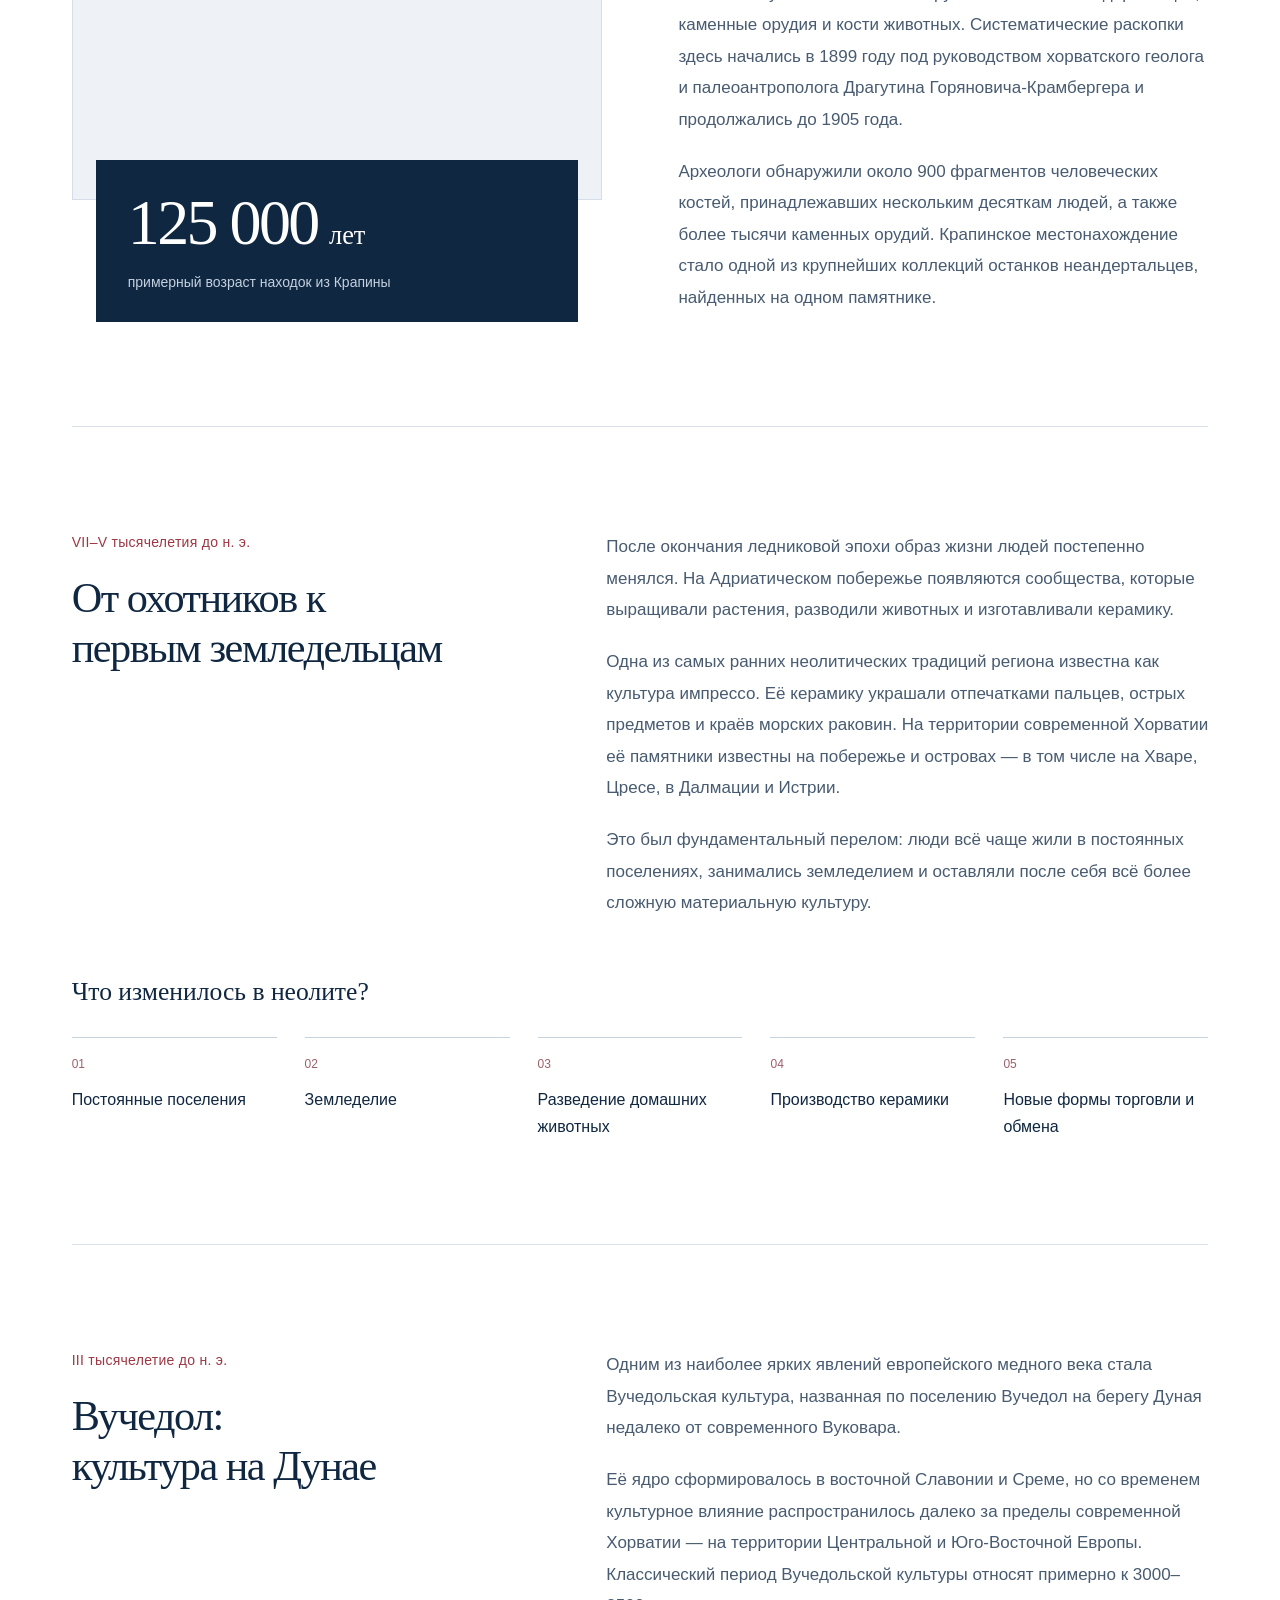
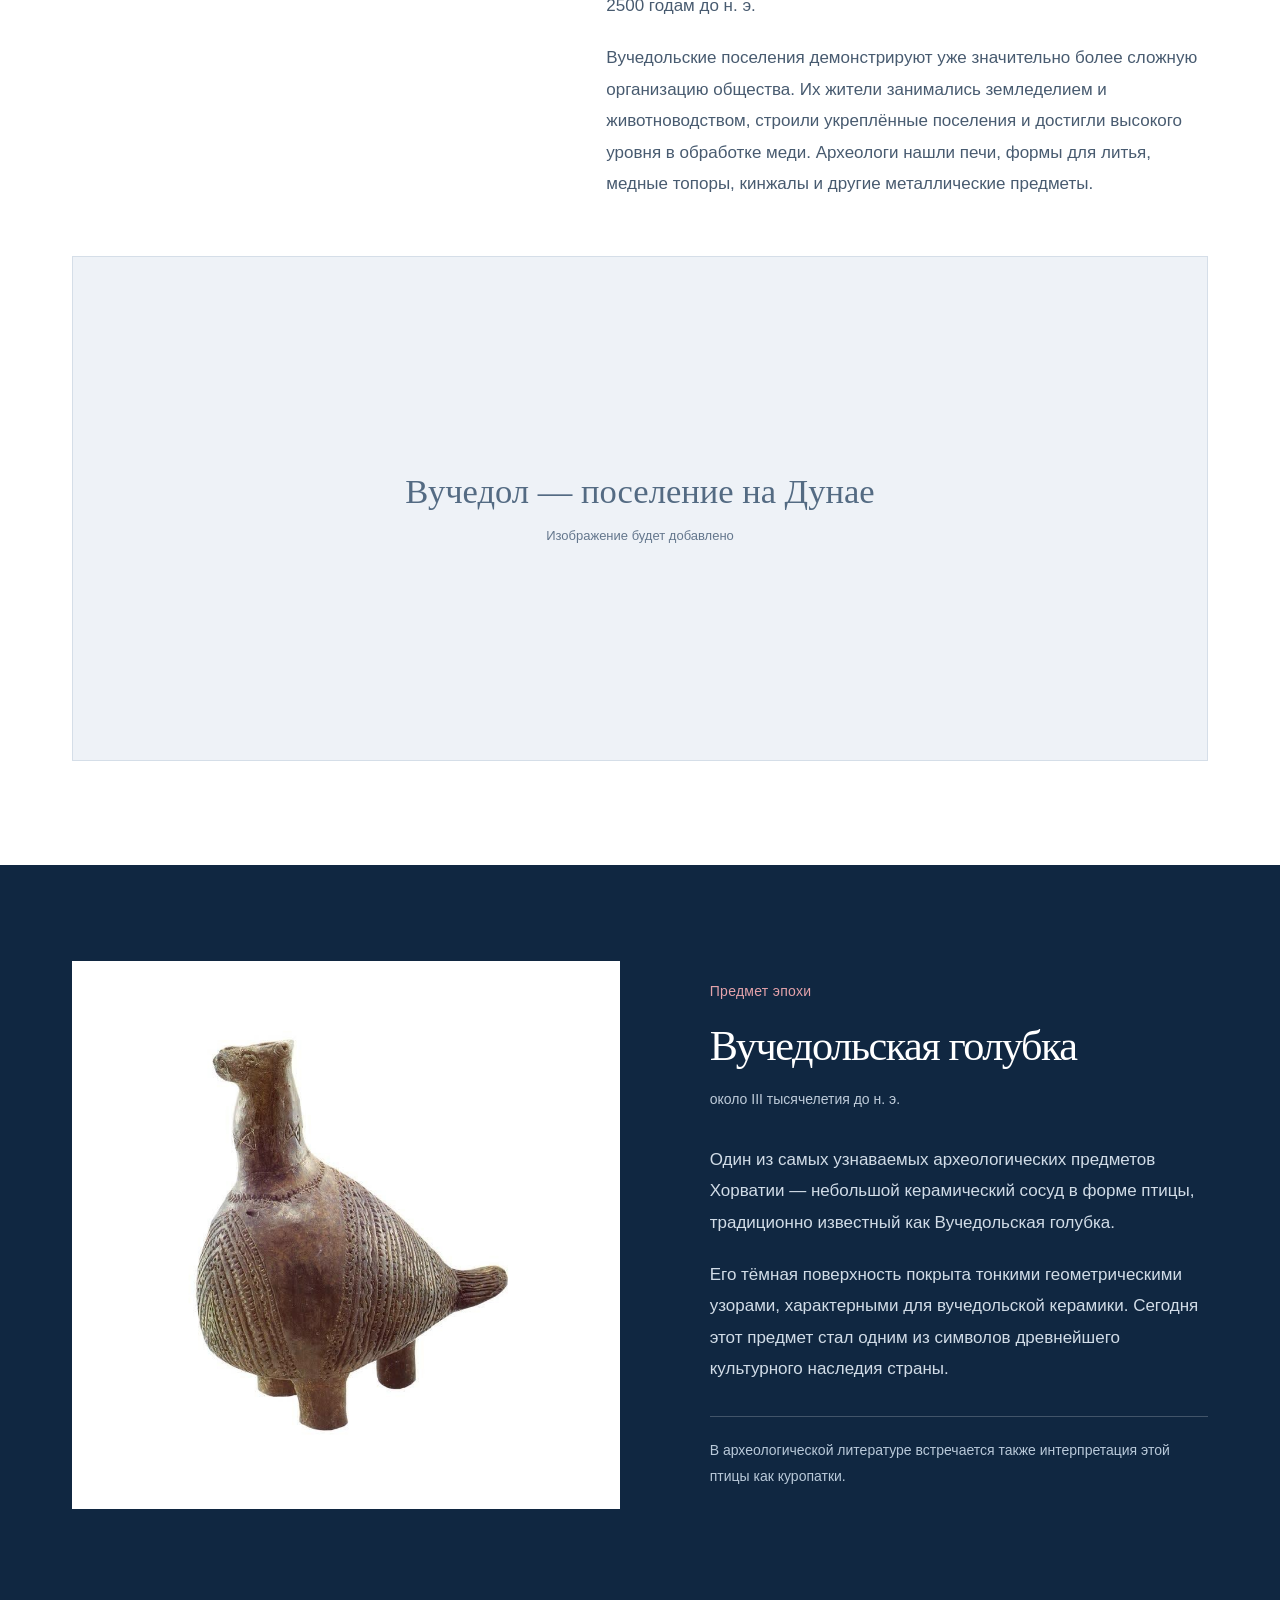
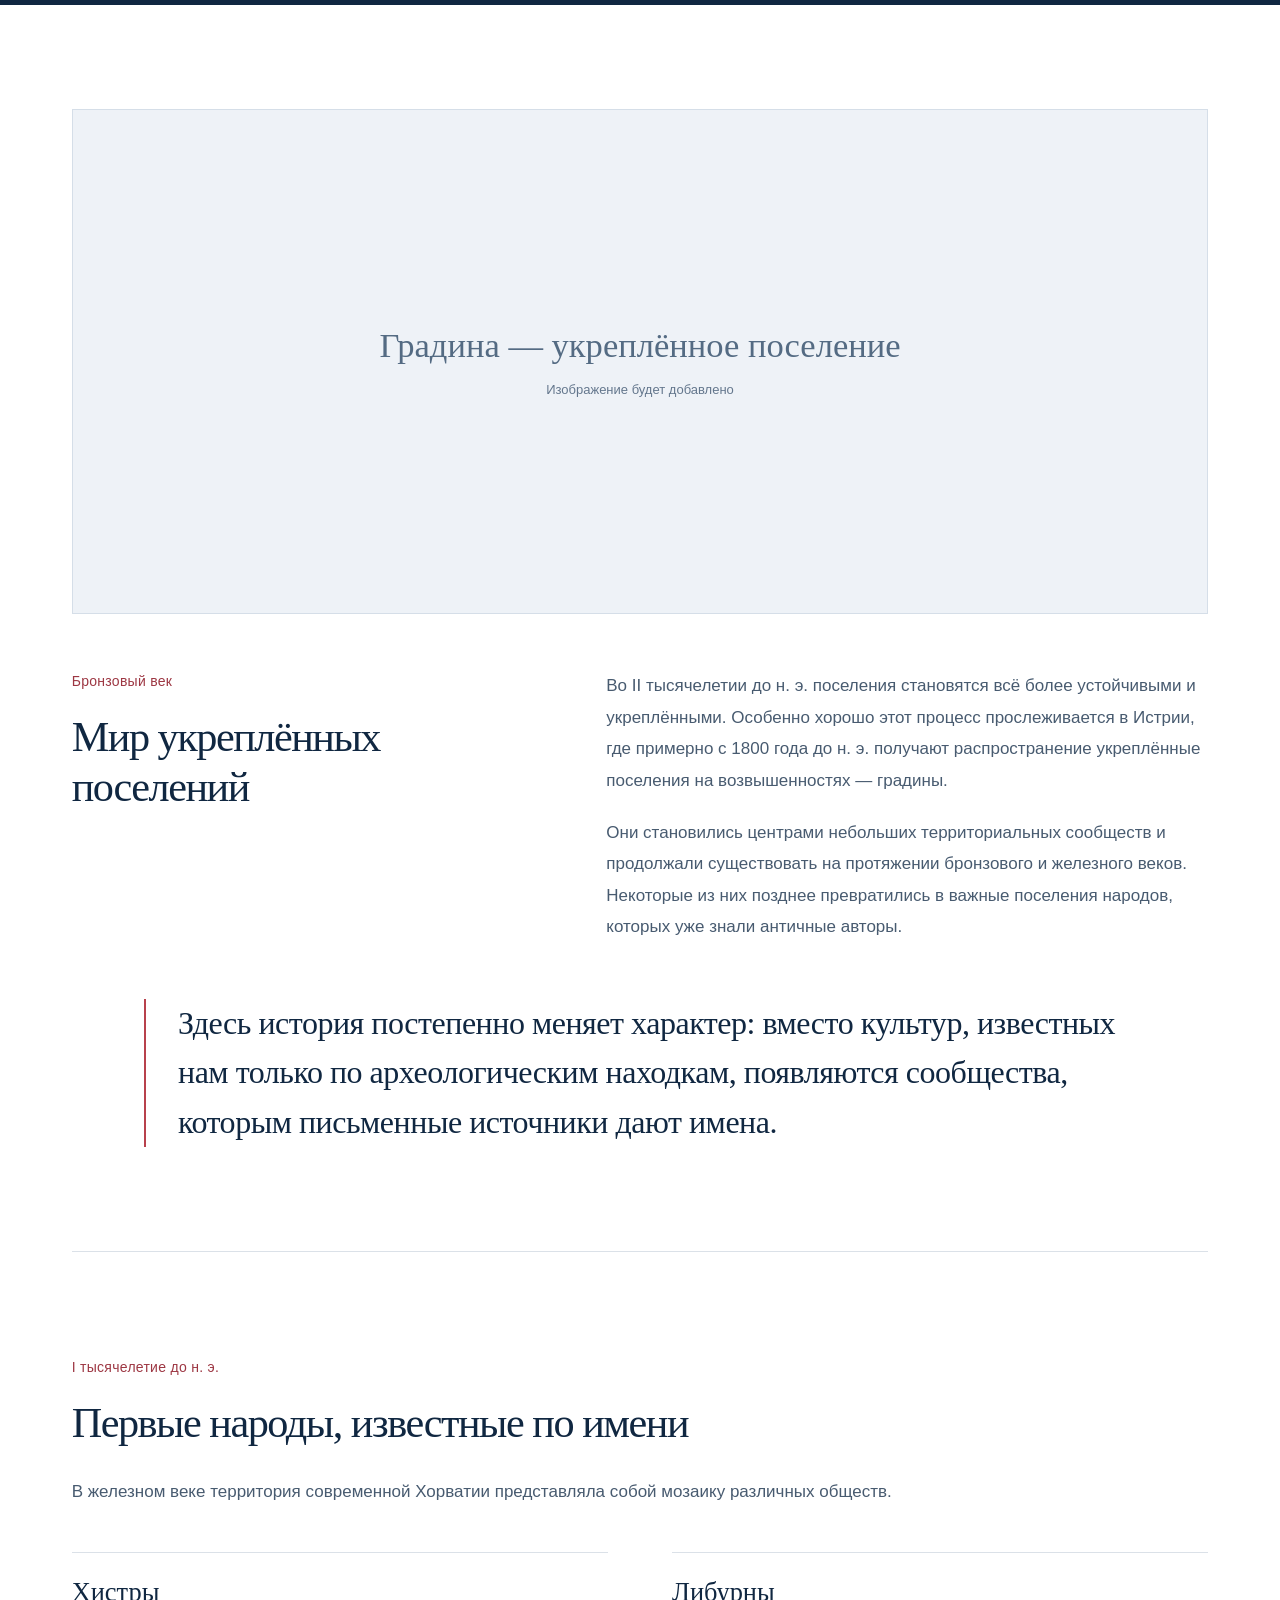
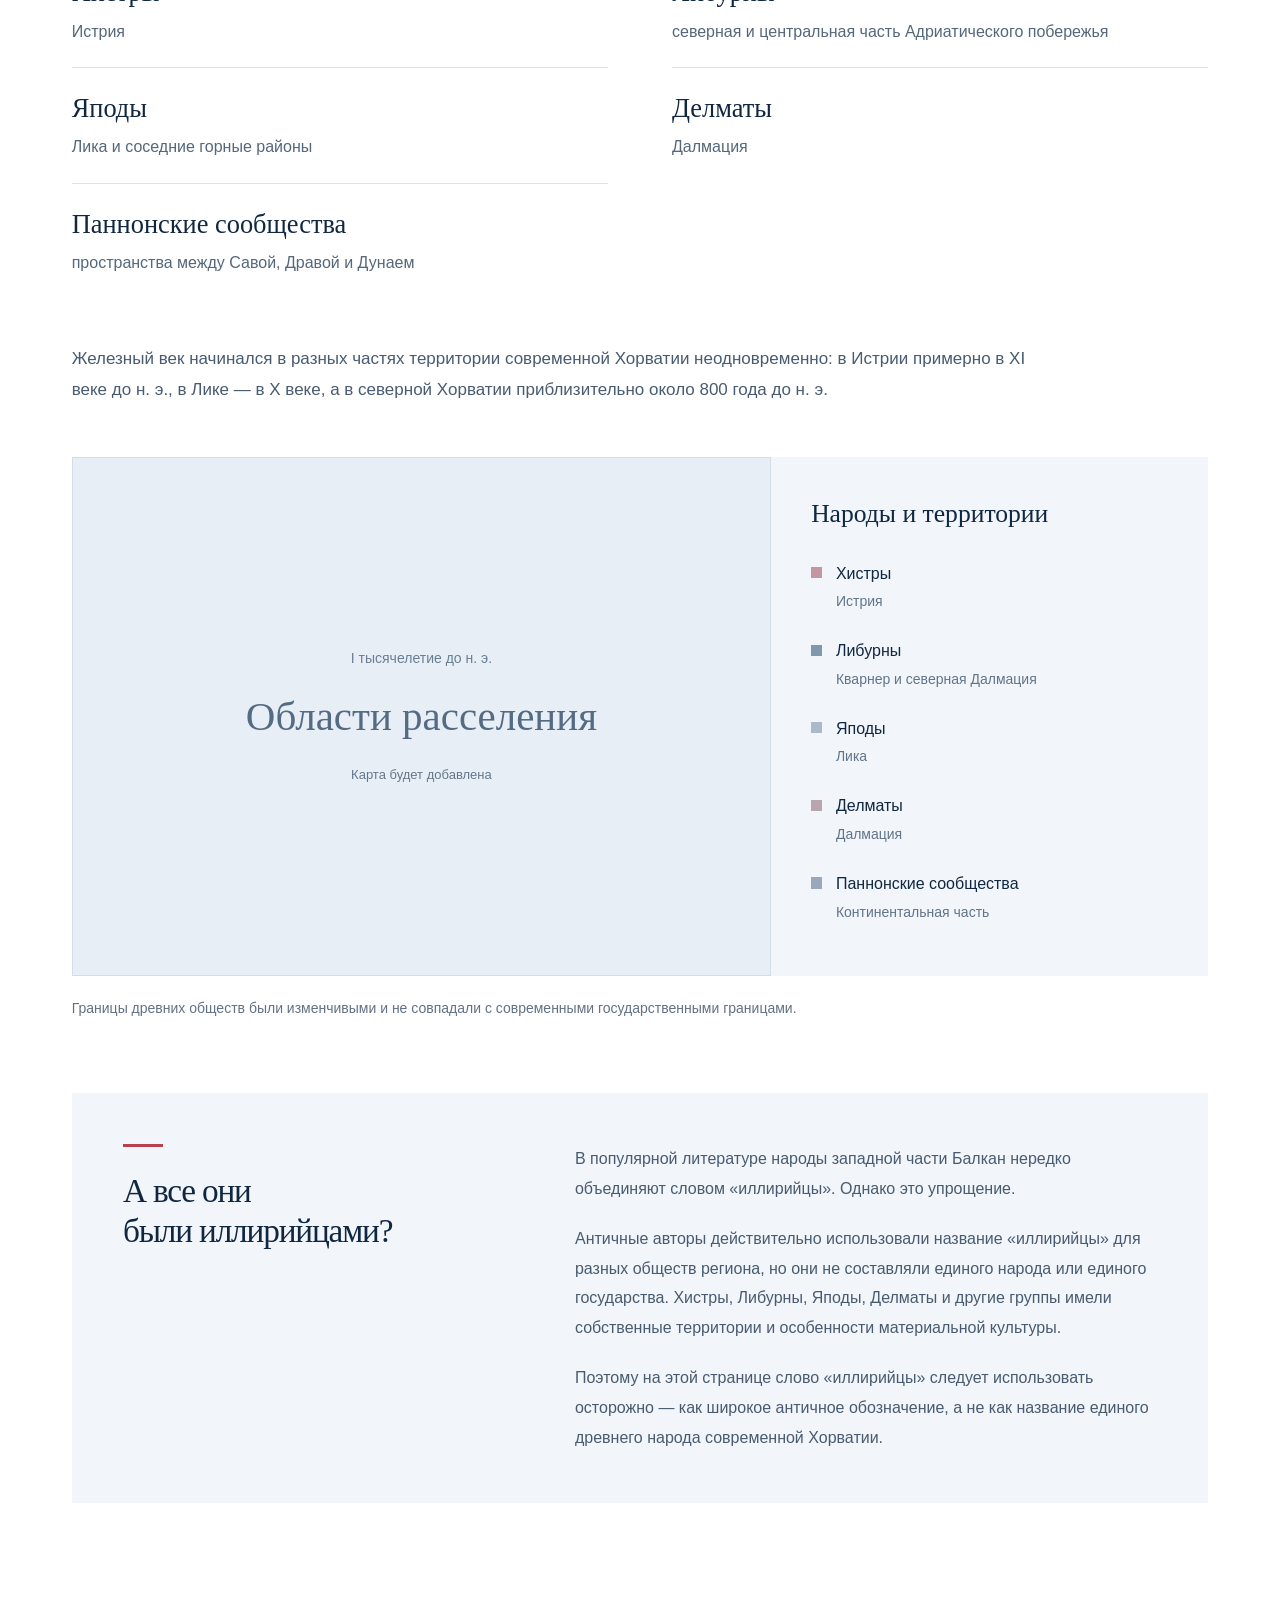
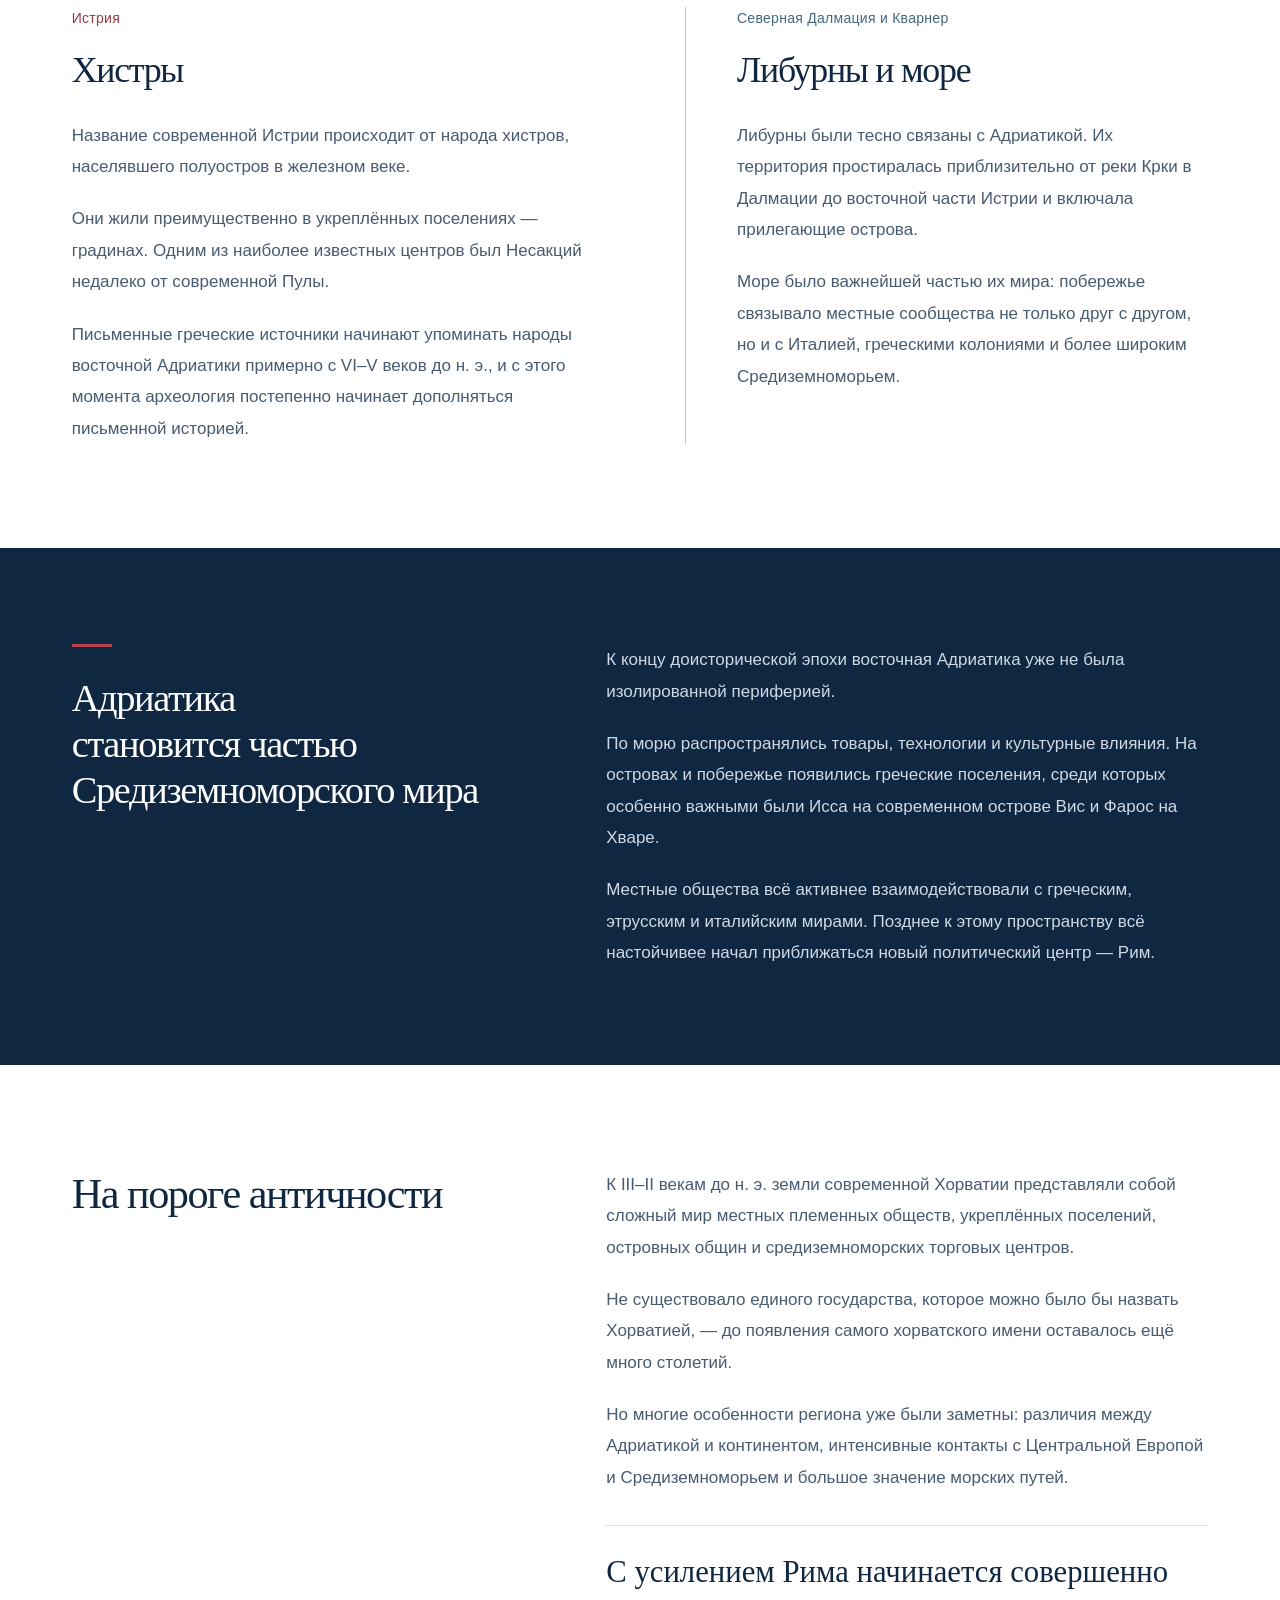
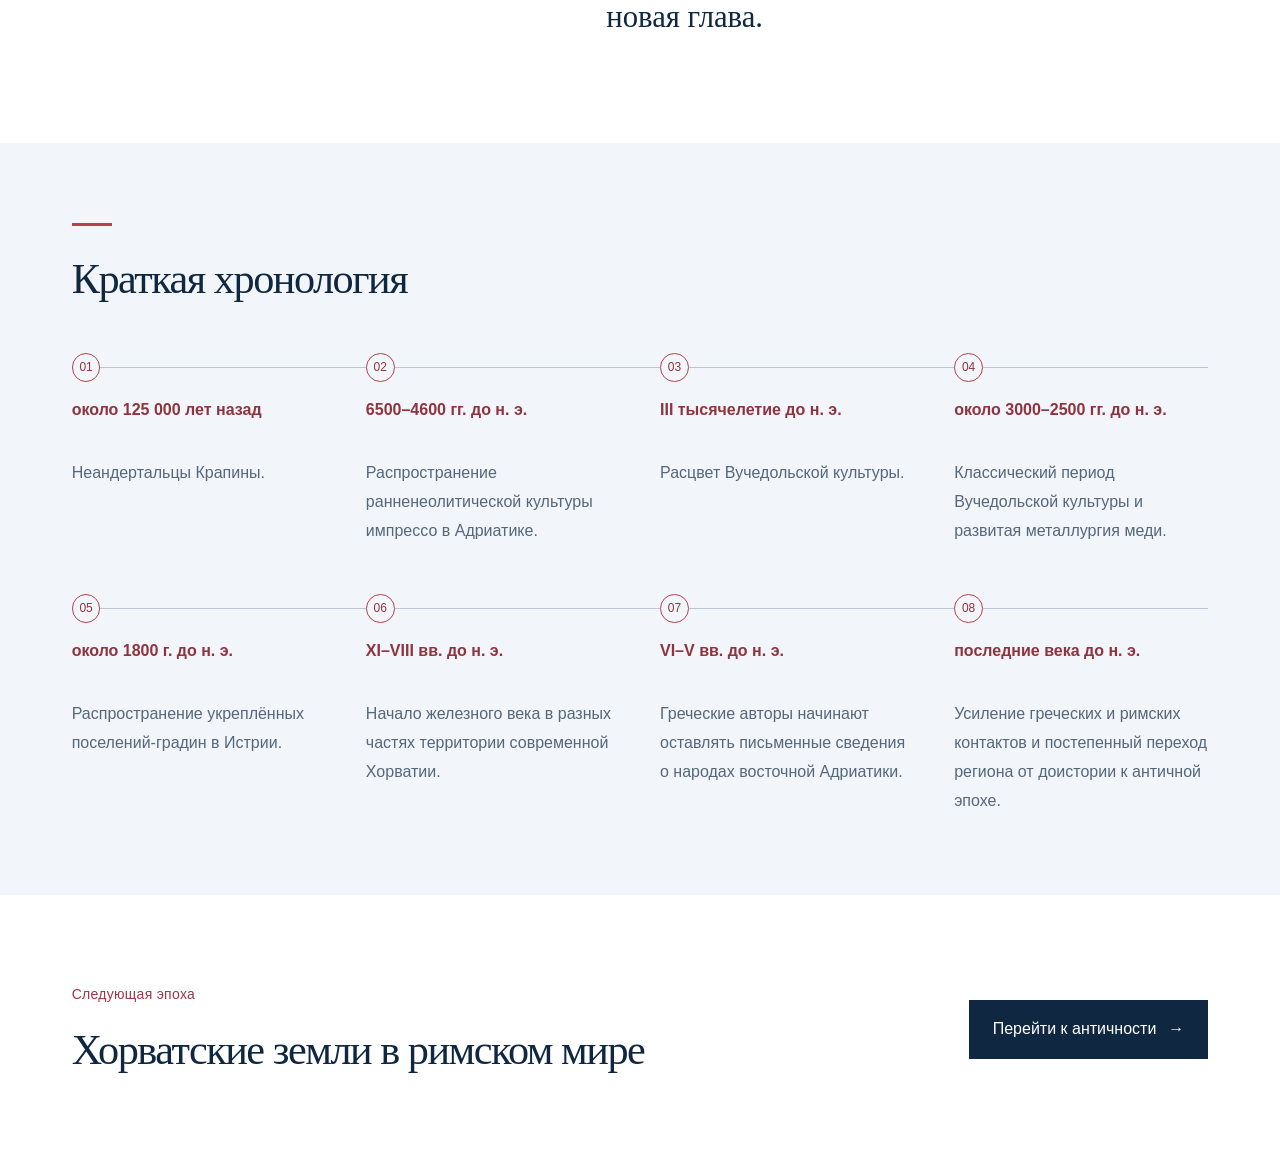
<file: history/prehistory/index.html>
<!DOCTYPE html>
<html lang="ru"><head><meta charset="utf-8"><meta name="viewport" content="width=device-width, initial-scale=1"><title>До появления государства | Велибит</title><meta name="description" content="От Крапины и первых земледельцев до Вучедольской культуры, обществ железного века и перехода к римской эпохе на землях современной Хорватии."><script>(() => { const p = window.location.pathname; if (!p.endsWith('/') && !/\.[^/]+$/.test(p)) { const base = document.createElement('base'); base.setAttribute('href', './' + p.slice(p.lastIndexOf('/') + 1) + '/'); document.head.appendChild(base); } })();</script><link rel="preload" as="image" href="../../images/velebit-logo-corrected.png"><link rel="icon" type="image/svg+xml" href="../../favicon.svg"><link rel="stylesheet" href="../../assets/css/index.CHn6ROsO.css"><link rel="stylesheet" href="../../assets/css/page.-wTa_3mi.css"><script src="../../assets/site.js" defer></script></head><body><a class="skip-link" href="#main-content">К основному содержанию</a><header class="site-header"><a href="../../" class="wordmark" aria-label="Velebit — главная"><img src="../../images/velebit-logo-corrected.png" alt="Velebit" width="1254" height="1254" class="brand-logo"></a><nav class="main-nav" aria-label="Основная навигация"><a href="../" class="nav-link">История</a><a href="../../culture/" class="nav-link">Культура</a><a href="../../articles/" class="nav-link">Статьи</a><a href="../../about/" class="nav-link">О нас</a></nav></header><main id="main-content" class="_page_c1iku_1"><article><section class="_hero_c1iku_17" aria-labelledby="prehistory-title"><div class="_container_c1iku_2"><nav aria-label="Путь к материалу" class="_breadcrumbs_c1iku_18"><a href="../">История</a><span aria-hidden="true">/</span><span aria-current="page">Доисторическая эпоха</span></nav><p class="_eyebrow_c1iku_9">Доисторическая эпоха</p><h1 id="prehistory-title">До появления государства</h1><div class="_heroIntroduction_c1iku_24"><div class="_prose_c1iku_10"><p>Задолго до появления первых государств, письменных источников и самого имени Хорватии земли современной страны уже были пространством интенсивной человеческой жизни. Здесь сохранились следы неандертальцев, первых земледельцев Адриатики, развитых культур медного века и обществ, которые позднее античные авторы начали называть по именам.</p><p>История этого пространства начинается не с одной даты и не с одного народа. Она складывается из тысячелетий переселений, контактов и культурных изменений.</p></div></div><div class="_media_c1iku_31  _heroImage_c1iku_26"><div class="_imagePlaceholder_c1iku_27" role="img" aria-label="Доисторическая эпоха. Изображение будет добавлено."><span class="_placeholderTitle_c1iku_28">Доисторическая эпоха</span><span class="_placeholderNote_c1iku_29">Изображение будет добавлено</span></div></div></div></section><div class="_container_c1iku_2"><div class="scroll-reveal"><section id="krapina" class="_section_c1iku_13 _krapina_c1iku_40" aria-labelledby="krapina-title"><div class="_krapinaVisual_c1iku_41"><div class="_media_c1iku_31  _krapinaImage_c1iku_42"><div class="_imagePlaceholder_c1iku_27" role="img" aria-label="Крапина. Изображение будет добавлено."><span class="_placeholderTitle_c1iku_28">Крапина</span><span class="_placeholderNote_c1iku_29">Изображение будет добавлено</span></div></div><div class="_ageFact_c1iku_43"><p><span>125 000</span> <span class="_ageUnit_c1iku_46">лет</span></p><span>примерный возраст находок из Крапины</span></div></div><div class="_krapinaCopy_c1iku_41"><p class="_eyebrow_c1iku_9">около 125 000 лет назад</p><h2 id="krapina-title">Крапина: люди 125 000 лет назад</h2><div class="_prose_c1iku_10"><p>Одно из важнейших мест европейской доистории находится в Крапине на севере современной Хорватии.</p><p>На холме Хушняково были обнаружены останки неандертальцев, каменные орудия и кости животных. Систематические раскопки здесь начались в 1899 году под руководством хорватского геолога и палеоантрополога Драгутина Горяновича-Крамбергера и продолжались до 1905 года.</p><p>Археологи обнаружили около 900 фрагментов человеческих костей, принадлежавших нескольким десяткам людей, а также более тысячи каменных орудий. Крапинское местонахождение стало одной из крупнейших коллекций останков неандертальцев, найденных на одном памятнике.</p></div></div></section></div><div class="scroll-reveal"><section id="first-farmers" class="_section_c1iku_13 _neolithic_c1iku_48" aria-labelledby="farmers-title"><div class="_editorialSplit_c1iku_14"><div><p class="_eyebrow_c1iku_9">VII–V тысячелетия до н. э.</p><h2 id="farmers-title">От охотников к первым земледельцам</h2></div><div class="_prose_c1iku_10"><p>После окончания ледниковой эпохи образ жизни людей постепенно менялся. На Адриатическом побережье появляются сообщества, которые выращивали растения, разводили животных и изготавливали керамику.</p><p>Одна из самых ранних неолитических традиций региона известна как культура импрессо. Её керамику украшали отпечатками пальцев, острых предметов и краёв морских раковин. На территории современной Хорватии её памятники известны на побережье и островах — в том числе на Хваре, Цресе, в Далмации и Истрии.</p><p>Это был фундаментальный перелом: люди всё чаще жили в постоянных поселениях, занимались земледелием и оставляли после себя всё более сложную материальную культуру.</p></div></div><div class="_changes_c1iku_49"><h3>Что изменилось в неолите?</h3><ul><li><span aria-hidden="true">01</span>Постоянные поселения</li><li><span aria-hidden="true">02</span>Земледелие</li><li><span aria-hidden="true">03</span>Разведение домашних животных</li><li><span aria-hidden="true">04</span>Производство керамики</li><li><span aria-hidden="true">05</span>Новые формы торговли и обмена</li></ul></div></section></div><section id="vucedol" class="_section_c1iku_13 _vucedol_c1iku_54" aria-labelledby="vucedol-title"><div class="_editorialSplit_c1iku_14"><div><p class="_eyebrow_c1iku_9">III тысячелетие до н. э.</p><h2 id="vucedol-title">Вучедол: культура на Дунае</h2></div><div class="_prose_c1iku_10"><p>Одним из наиболее ярких явлений европейского медного века стала Вучедольская культура, названная по поселению Вучедол на берегу Дуная недалеко от современного Вуковара.</p><p>Её ядро сформировалось в восточной Славонии и Среме, но со временем культурное влияние распространилось далеко за пределы современной Хорватии — на территории Центральной и Юго-Восточной Европы. Классический период Вучедольской культуры относят примерно к 3000–2500 годам до н. э.</p><p>Вучедольские поселения демонстрируют уже значительно более сложную организацию общества. Их жители занимались земледелием и животноводством, строили укреплённые поселения и достигли высокого уровня в обработке меди. Археологи нашли печи, формы для литья, медные топоры, кинжалы и другие металлические предметы.</p></div></div><div class="_media_c1iku_31  _landscapeImage_c1iku_38"><div class="_imagePlaceholder_c1iku_27" role="img" aria-label="Вучедол — поселение на Дунае. Изображение будет добавлено."><span class="_placeholderTitle_c1iku_28">Вучедол — поселение на Дунае</span><span class="_placeholderNote_c1iku_29">Изображение будет добавлено</span></div></div></section></div><section id="vucedol-dove" class="_objectSection_c1iku_56" aria-labelledby="dove-title"><div class="_container_c1iku_2 _objectLayout_c1iku_57"><div class="_media_c1iku_31 _contain_c1iku_2 _objectImage_c1iku_58"><img src="../../images/history/vucedol-dove.jpg" alt="Вучедольская голубка — керамический сосуд в форме птицы" width="758" height="760" loading="lazy" decoding="async"></div><div class="_objectCopy_c1iku_59"><p class="_eyebrow_c1iku_9">Предмет эпохи</p><h2 id="dove-title">Вучедольская голубка</h2><p class="_objectDate_c1iku_62">около III тысячелетия до н. э.</p><div class="_prose_c1iku_10"><p>Один из самых узнаваемых археологических предметов Хорватии — небольшой керамический сосуд в форме птицы, традиционно известный как Вучедольская голубка.</p><p>Его тёмная поверхность покрыта тонкими геометрическими узорами, характерными для вучедольской керамики. Сегодня этот предмет стал одним из символов древнейшего культурного наследия страны.</p></div><p class="_objectNote_c1iku_64">В археологической литературе встречается также интерпретация этой птицы как куропатки.</p></div></div></section><div class="_container_c1iku_2"><div class="scroll-reveal"><section id="bronze-age" class="_section_c1iku_13 _bronze_c1iku_65" aria-labelledby="bronze-title"><div class="_media_c1iku_31  _landscapeImage_c1iku_38"><div class="_imagePlaceholder_c1iku_27" role="img" aria-label="Градина — укреплённое поселение. Изображение будет добавлено."><span class="_placeholderTitle_c1iku_28">Градина — укреплённое поселение</span><span class="_placeholderNote_c1iku_29">Изображение будет добавлено</span></div></div><div class="_editorialSplit_c1iku_14"><div><p class="_eyebrow_c1iku_9">Бронзовый век</p><h2 id="bronze-title">Мир укреплённых поселений</h2></div><div class="_prose_c1iku_10"><p>Во II тысячелетии до н. э. поселения становятся всё более устойчивыми и укреплёнными. Особенно хорошо этот процесс прослеживается в Истрии, где примерно с 1800 года до н. э. получают распространение укреплённые поселения на возвышенностях — градины.</p><p>Они становились центрами небольших территориальных сообществ и продолжали существовать на протяжении бронзового и железного веков. Некоторые из них позднее превратились в важные поселения народов, которых уже знали античные авторы.</p></div></div><p class="_pullQuote_c1iku_66">Здесь история постепенно меняет характер: вместо культур, известных нам только по археологическим находкам, появляются сообщества, которым письменные источники дают имена.</p></section></div><section id="iron-age" class="_section_c1iku_13 _ironAge_c1iku_68" aria-labelledby="iron-title"><div class="_sectionHeading_c1iku_69"><p class="_eyebrow_c1iku_9">I тысячелетие до н. э.</p><h2 id="iron-title">Первые народы, известные по имени</h2><p>В железном веке территория современной Хорватии представляла собой мозаику различных обществ.</p></div><dl class="_peopleList_c1iku_71"><div><dt>Хистры</dt><dd>Истрия</dd></div><div><dt>Либурны</dt><dd>северная и центральная часть Адриатического побережья</dd></div><div><dt>Яподы</dt><dd>Лика и соседние горные районы</dd></div><div><dt>Делматы</dt><dd>Далмация</dd></div><div><dt>Паннонские сообщества</dt><dd>пространства между Савой, Дравой и Дунаем</dd></div></dl><p class="_ironDate_c1iku_75">Железный век начинался в разных частях территории современной Хорватии неодновременно: в Истрии примерно в XI веке до н. э., в Лике — в X веке, а в северной Хорватии приблизительно около 800 года до н. э.</p><figure class="_map_c1iku_76" aria-labelledby="settlement-map-caption"><div class="_mapLayout_c1iku_77"><div class="_mapCanvas_c1iku_78"><div class="_mapPlaceholder_c1iku_80" role="img" aria-label="Место для карты приблизительных областей расселения. Карта будет добавлена."><span class="_mapEra_c1iku_81">I тысячелетие до н. э.</span><span class="_mapTitle_c1iku_82">Области расселения</span><span class="_placeholderNote_c1iku_29">Карта будет добавлена</span></div></div><div class="_mapLegend_c1iku_83"><h3>Народы и территории</h3><dl><div><span class="_regionSwatch_c1iku_87" style="background-color:#ac6671" aria-hidden="true"></span><div><dt>Хистры</dt><dd>Истрия</dd></div></div><div><span class="_regionSwatch_c1iku_87" style="background-color:#426882" aria-hidden="true"></span><div><dt>Либурны</dt><dd>Кварнер и северная Далмация</dd></div></div><div><span class="_regionSwatch_c1iku_87" style="background-color:#869bae" aria-hidden="true"></span><div><dt>Яподы</dt><dd>Лика</dd></div></div><div><span class="_regionSwatch_c1iku_87" style="background-color:#9a7c85" aria-hidden="true"></span><div><dt>Делматы</dt><dd>Далмация</dd></div></div><div><span class="_regionSwatch_c1iku_87" style="background-color:#6e7f98" aria-hidden="true"></span><div><dt>Паннонские сообщества</dt><dd>Континентальная часть</dd></div></div></dl></div></div><figcaption id="settlement-map-caption">Границы древних обществ были изменчивыми и не совпадали с современными государственными границами.</figcaption></figure></section><aside class="_editorialNote_c1iku_91" aria-labelledby="illyrians-title"><div><span class="red-rule" aria-hidden="true"></span><h2 id="illyrians-title">А все они были иллирийцами?</h2></div><div class="_prose_c1iku_10"><p>В популярной литературе народы западной части Балкан нередко объединяют словом «иллирийцы». Однако это упрощение.</p><p>Античные авторы действительно использовали название «иллирийцы» для разных обществ региона, но они не составляли единого народа или единого государства. Хистры, Либурны, Яподы, Делматы и другие группы имели собственные территории и особенности материальной культуры.</p><p>Поэтому на этой странице слово «иллирийцы» следует использовать осторожно — как широкое античное обозначение, а не как название единого древнего народа современной Хорватии.</p></div></aside><div class="_section_c1iku_13 _coastalPeoples_c1iku_94"><section id="histri" aria-labelledby="histri-title"><p class="_eyebrow_c1iku_9">Истрия</p><h2 id="histri-title">Хистры</h2><div class="_prose_c1iku_10"><p>Название современной Истрии происходит от народа хистров, населявшего полуостров в железном веке.</p><p>Они жили преимущественно в укреплённых поселениях — градинах. Одним из наиболее известных центров был Несакций недалеко от современной Пулы.</p><p>Письменные греческие источники начинают упоминать народы восточной Адриатики примерно с VI–V веков до н. э., и с этого момента археология постепенно начинает дополняться письменной историей.</p></div></section><section id="liburni" class="_liburni_c1iku_97" aria-labelledby="liburni-title"><p class="_eyebrow_c1iku_9">Северная Далмация и Кварнер</p><h2 id="liburni-title">Либурны и море</h2><div class="_prose_c1iku_10"><p>Либурны были тесно связаны с Адриатикой. Их территория простиралась приблизительно от реки Крки в Далмации до восточной части Истрии и включала прилегающие острова.</p><p>Море было важнейшей частью их мира: побережье связывало местные сообщества не только друг с другом, но и с Италией, греческими колониями и более широким Средиземноморьем.</p></div></section></div></div><section id="mediterranean" class="_mediterranean_c1iku_99" aria-labelledby="mediterranean-title"><div class="_container_c1iku_2 _editorialSplit_c1iku_14"><div><span class="red-rule" aria-hidden="true"></span><h2 id="mediterranean-title">Адриатика становится частью Средиземноморского мира</h2></div><div class="_prose_c1iku_10"><p>К концу доисторической эпохи восточная Адриатика уже не была изолированной периферией.</p><p>По морю распространялись товары, технологии и культурные влияния. На островах и побережье появились греческие поселения, среди которых особенно важными были Исса на современном острове Вис и Фарос на Хваре.</p><p>Местные общества всё активнее взаимодействовали с греческим, этрусским и италийским мирами. Позднее к этому пространству всё настойчивее начал приближаться новый политический центр — Рим.</p></div></div></section><div class="_container_c1iku_2"><section id="threshold" class="_section_c1iku_13 _threshold_c1iku_102" aria-labelledby="threshold-title"><div class="_editorialSplit_c1iku_14"><h2 id="threshold-title">На пороге античности</h2><div><div class="_prose_c1iku_10"><p>К III–II векам до н. э. земли современной Хорватии представляли собой сложный мир местных племенных обществ, укреплённых поселений, островных общин и средиземноморских торговых центров.</p><p>Не существовало единого государства, которое можно было бы назвать Хорватией, — до появления самого хорватского имени оставалось ещё много столетий.</p><p>Но многие особенности региона уже были заметны: различия между Адриатикой и континентом, интенсивные контакты с Центральной Европой и Средиземноморьем и большое значение морских путей.</p></div><p class="_finalLine_c1iku_103">С усилением Рима начинается совершенно новая глава.</p></div></div></section></div><section class="_timelineSection_c1iku_105" aria-labelledby="timeline-title"><div class="_container_c1iku_2"><span class="red-rule" aria-hidden="true"></span><h2 id="timeline-title">Краткая хронология</h2><ol class="_timeline_c1iku_105"><li><span class="_timelineNode_c1iku_111" aria-hidden="true">01</span><a href="#krapina" class="_timelineDate_c1iku_112">около 125 000 лет назад</a><p>Неандертальцы Крапины.</p></li><li><span class="_timelineNode_c1iku_111" aria-hidden="true">02</span><a href="#first-farmers" class="_timelineDate_c1iku_112">6500–4600 гг. до н. э.</a><p>Распространение ранненеолитической культуры импрессо в Адриатике.</p></li><li><span class="_timelineNode_c1iku_111" aria-hidden="true">03</span><a href="#vucedol" class="_timelineDate_c1iku_112">III тысячелетие до н. э.</a><p>Расцвет Вучедольской культуры.</p></li><li><span class="_timelineNode_c1iku_111" aria-hidden="true">04</span><a href="#vucedol" class="_timelineDate_c1iku_112">около 3000–2500 гг. до н. э.</a><p>Классический период Вучедольской культуры и развитая металлургия меди.</p></li><li><span class="_timelineNode_c1iku_111" aria-hidden="true">05</span><a href="#bronze-age" class="_timelineDate_c1iku_112">около 1800 г. до н. э.</a><p>Распространение укреплённых поселений-градин в Истрии.</p></li><li><span class="_timelineNode_c1iku_111" aria-hidden="true">06</span><a href="#iron-age" class="_timelineDate_c1iku_112">XI–VIII вв. до н. э.</a><p>Начало железного века в разных частях территории современной Хорватии.</p></li><li><span class="_timelineNode_c1iku_111" aria-hidden="true">07</span><a href="#histri" class="_timelineDate_c1iku_112">VI–V вв. до н. э.</a><p>Греческие авторы начинают оставлять письменные сведения о народах восточной Адриатики.</p></li><li><span class="_timelineNode_c1iku_111" aria-hidden="true">08</span><a href="#threshold" class="_timelineDate_c1iku_112">последние века до н. э.</a><p>Усиление греческих и римских контактов и постепенный переход региона от доистории к античной эпохе.</p></li></ol></div></section><section class="_nextEra_c1iku_115" aria-labelledby="next-era-title"><div class="_container_c1iku_2 _nextEraLayout_c1iku_116"><div><p class="_eyebrow_c1iku_9">Следующая эпоха</p><h2 id="next-era-title">Хорватские земли в римском мире</h2></div><a href="../#antiquity" class="_nextLink_c1iku_118">Перейти к античности <span aria-hidden="true">→</span></a></div></section></article></main></body></html>
</file>
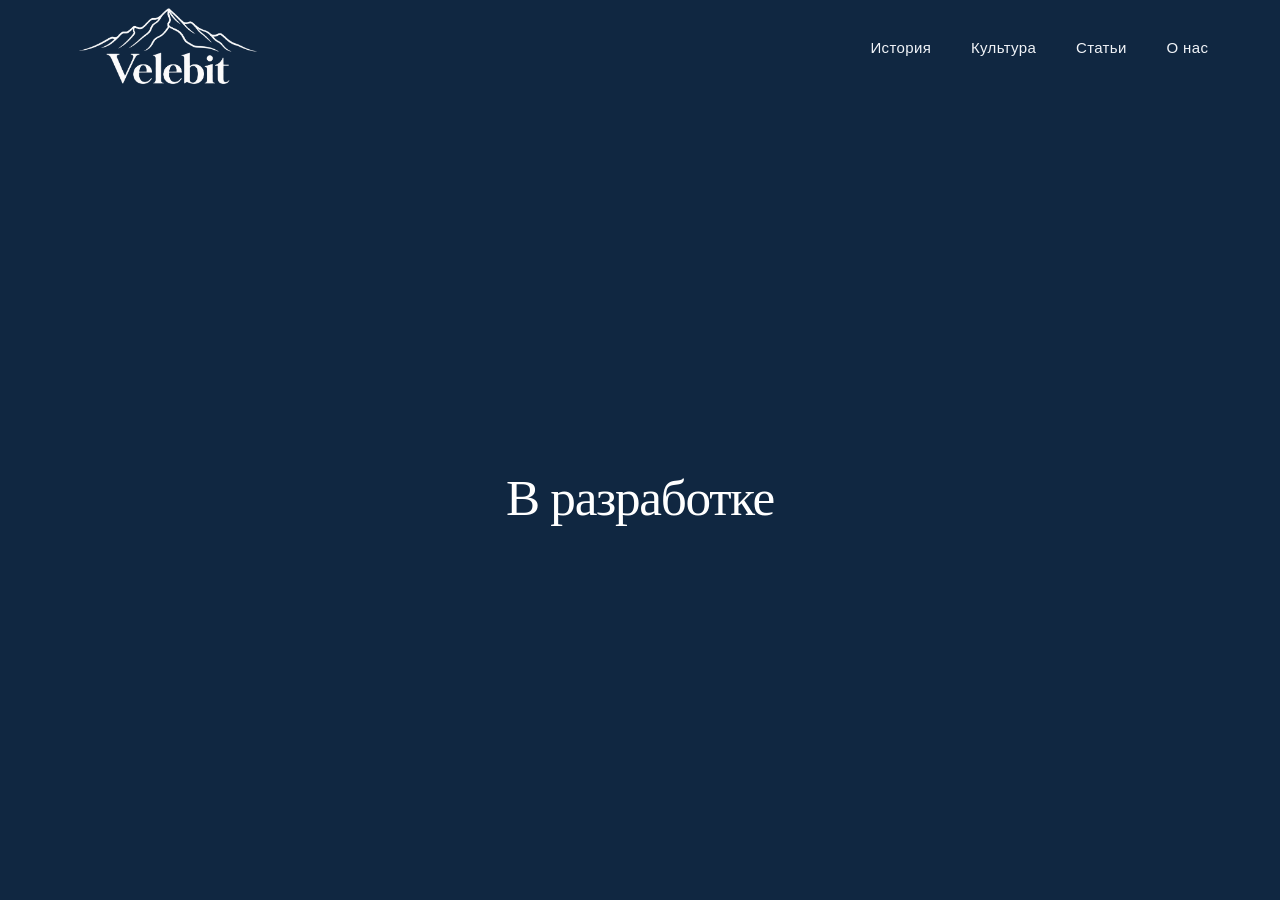
<file: history/twentieth-century/index.html>
<!DOCTYPE html>
<html lang="ru"><head><meta charset="utf-8"><meta name="viewport" content="width=device-width, initial-scale=1"><title>XX век | Велибит</title><meta name="description" content="Велибит — сайт о культурном наследии, истории и культуре Хорватии."><script>(() => { const p = window.location.pathname; if (!p.endsWith('/') && !/\.[^/]+$/.test(p)) { const base = document.createElement('base'); base.setAttribute('href', './' + p.slice(p.lastIndexOf('/') + 1) + '/'); document.head.appendChild(base); } })();</script><link rel="preload" as="image" href="../../images/velebit-logo-corrected.png"><meta name="robots" content="noindex, follow"><link rel="icon" type="image/svg+xml" href="../../favicon.svg"><link rel="stylesheet" href="../../assets/css/index.CHn6ROsO.css"><script src="../../assets/site.js" defer></script></head><body><a class="skip-link" href="#main-content">К основному содержанию</a><header class="site-header"><a href="../../" class="wordmark" aria-label="Velebit — главная"><img src="../../images/velebit-logo-corrected.png" alt="Velebit" width="1254" height="1254" class="brand-logo"></a><nav class="main-nav" aria-label="Основная навигация"><a href="../" class="nav-link">История</a><a href="../../culture/" class="nav-link">Культура</a><a href="../../articles/" class="nav-link">Статьи</a><a href="../../about/" class="nav-link">О нас</a></nav></header><main id="main-content" class="empty-page"><h1 class="sr-only">Хорватия в XX веке</h1><p class="empty-page-message">В разработке</p></main></body></html>
</file>
<file: assets/css/page.C3-V-4kS.css>
._page_1omyk_1{overflow:clip}._container_1omyk_2{width:min(100% - 2 * var(--page-gutter), 84rem);margin-inline:auto}._page_1omyk_1 h1,._page_1omyk_1 h2,._page_1omyk_1 h3{font-family:var(--serif);text-wrap:balance;overflow-wrap:anywhere;font-weight:400}._page_1omyk_1 h2{letter-spacing:-.035em;margin:0;font-size:clamp(2.1rem,3.3vw,3.5rem);line-height:1.2}._page_1omyk_1 p{margin:0;line-height:1.8}._page_1omyk_1 figure{margin:0}._page_1omyk_1 figcaption{color:#627185;font-size:.8125rem;line-height:1.65}._page_1omyk_1 a{touch-action:manipulation}._page_1omyk_1 a:hover{-webkit-text-decoration-color:var(--accent);text-decoration-color:var(--accent)}._photo_1omyk_10{object-fit:cover;width:100%;height:100%;display:block}._photo_1omyk_10._contain_1omyk_2{object-fit:contain;background:#fff;padding:1.5rem}._hero_1omyk_13{background:var(--primary);color:#fff;padding:4rem 0 5rem}._heroGrid_1omyk_14{grid-template-columns:1fr 1.1fr;align-items:center;gap:clamp(2.5rem,5vw,5rem);min-height:33rem;display:grid}._heroCopy_1omyk_15>span{margin-bottom:2rem}._hero_1omyk_13 h1{letter-spacing:-.045em;max-width:9em;margin:0 0 1.75rem;font-size:clamp(3.4rem,5.4vw,5.75rem);line-height:1.05}._heroCopy_1omyk_15>p{color:#d7e0e9;max-width:34rem;font-size:1.0625rem;line-height:1.85}._heroActions_1omyk_18{flex-wrap:wrap;align-items:center;gap:.85rem;margin-top:2.5rem;display:flex}._primaryButton_1omyk_19,._secondaryButton_1omyk_19{border:1px solid #718096;justify-content:center;align-items:center;min-height:3.2rem;padding:.9rem 1.25rem;font-size:.875rem;line-height:1.5;transition:background .18s,border-color .18s;display:inline-flex}._primaryButton_1omyk_19{color:var(--primary);background:#fff;border-color:#fff}._primaryButton_1omyk_19:hover{background:#e5ebf2;border-color:#e5ebf2}._secondaryButton_1omyk_19:hover{background:#ffffff0f;border-color:#fff}._heroFigure_1omyk_23{min-width:0}._heroFigure_1omyk_23>._photo_1omyk_10{aspect-ratio:3/2;height:auto}._heroFigure_1omyk_23 figcaption{color:#c7d4e1;border-top:1px solid #ffffff30;flex-wrap:wrap;justify-content:space-between;gap:.4rem 1rem;margin-top:1.1rem;padding-top:1rem;display:flex}._eraNavigation_1omyk_27{border-bottom:1px solid var(--border);padding:1.35rem 0}._eraNavigation_1omyk_27>div{align-items:center;gap:1.8rem;display:flex}._navigationLabel_1omyk_29{flex-shrink:0;font-size:.875rem;font-weight:600}._eraLinks_1omyk_30{scrollbar-width:thin;scrollbar-color:#bac7d6 transparent;gap:clamp(1.2rem,2.3vw,2rem);min-width:0;margin:-.5rem;padding:.5rem .5rem .65rem;display:flex;overflow-x:auto}._eraLinks_1omyk_30 a{white-space:nowrap;border-bottom:1px solid #0000;align-items:center;min-height:2.75rem;font-size:.875rem;line-height:1.5;display:flex}._eraLinks_1omyk_30 a:hover{color:var(--accent);border-color:var(--accent)}._intro_1omyk_34{grid-template-columns:.9fr 1.1fr;gap:clamp(3rem,7vw,7rem);padding:7.5rem 0;display:grid}._intro_1omyk_34 h2{font-size:clamp(2rem,2.8vw,2.75rem)}._intro_1omyk_34 p{color:#485b70;font-size:1.0625rem}._sectionHeading_1omyk_37{max-width:59rem}._sectionHeading_1omyk_37>span{margin-bottom:1.75rem}._sectionHeading_1omyk_37>p{color:#54677b;max-width:52rem;margin-top:1.5rem;font-size:1.0625rem}._timelineSection_1omyk_41{background:var(--secondary);padding:6rem 0}._timeline_1omyk_41{grid-template-columns:repeat(4,minmax(0,1fr));gap:3.5rem 2.5rem;margin:4rem 0 0;padding:0;list-style:none;display:grid}._timelineStep_1omyk_43{position:relative}._timelineStep_1omyk_43:before{content:"";background:#bac7d6;width:calc(100% + 2.5rem);height:1px;position:absolute;top:3.9rem;left:0}._timelineStep_1omyk_43:nth-child(4n):before{width:100%}._timelineDate_1omyk_46{color:#8f333f;min-height:2.5rem;font-size:.875rem;font-weight:600;line-height:1.6;display:block}._timelineNode_1omyk_47{background:var(--secondary);border:1px solid var(--accent);color:#8f333f;border-radius:50%;justify-content:center;align-items:center;width:1.8rem;height:1.8rem;margin:.5rem 0 1.5rem;font-size:.75rem;display:flex;position:relative}._timelineStep_1omyk_43 h3{letter-spacing:-.015em;text-wrap:pretty;margin:0 0 1rem;font-size:1.4rem;line-height:1.4}._timelineStep_1omyk_43 h3 a:hover{text-underline-offset:5px;text-decoration:underline;text-decoration-thickness:1px}._timelineStep_1omyk_43 p{color:#54677b;font-size:1rem;line-height:1.75}._regionsSection_1omyk_52{padding-block:7.5rem}._regionsGrid_1omyk_53{grid-template-columns:.9fr 1.1fr;align-items:start;gap:clamp(3rem,7vw,7rem);margin-top:3.5rem;display:grid}._mapFigure_1omyk_54{top:calc(var(--header-height) + 2rem);position:sticky}._mapFrame_1omyk_55{background:var(--secondary);padding:1.5rem}._mapFrame_1omyk_55 ._photo_1omyk_10{aspect-ratio:1.08;max-height:31rem;padding:0}._mapFigure_1omyk_54 figcaption{max-width:29rem;margin-top:1rem}._mapFigure_1omyk_54 figcaption strong{color:#354d67;margin-bottom:.4rem;font-size:.875rem;font-weight:400;display:block}._mapFigure_1omyk_54 figcaption span{display:block}._region_1omyk_52{border-top:1px solid var(--border);grid-template-columns:1.75rem 1fr;gap:1rem;padding:1.35rem 0;display:grid}._index_1omyk_61{color:#93616a;padding-top:.25rem;font-size:.8125rem;line-height:1.8}._region_1omyk_52 h3{margin:0 0 .5rem;font-size:1.7rem;line-height:1.25}._region_1omyk_52 p{color:#54677b;font-size:1rem;line-height:1.7}._originsIntroduction_1omyk_65{background:var(--secondary);grid-template-columns:.85fr 1.15fr;align-items:center;gap:clamp(2.5rem,5vw,5rem);margin-bottom:5rem;padding:clamp(1.5rem,4vw,3.5rem);display:grid}._originsImage_1omyk_66{height:100%;min-height:24rem}._originsImage_1omyk_66 ._placeholder_1omyk_67{background:#e8eef5}._originsCopy_1omyk_68{min-width:0}._originsCopy_1omyk_68 h2{margin-block:1rem 1.5rem;font-size:clamp(2rem,3vw,3rem)}._originsButton_1omyk_70{background:var(--primary);color:#fff;justify-content:center;align-items:center;min-height:3.2rem;margin-top:2rem;padding:.9rem 1.35rem;font-size:.9375rem;line-height:1.5;transition:background .18s;display:inline-flex}._originsButton_1omyk_70:hover{background:#244768}._epochsSection_1omyk_72{border-top:1px solid var(--border);padding-top:5rem;padding-bottom:7rem}._epochsHeading_1omyk_73{margin-bottom:4rem}._era_1omyk_27{grid-template-columns:1.15fr 1fr;align-items:center;gap:clamp(3rem,7vw,7rem);padding-block:0 6rem;display:grid}._eraReverse_1omyk_75{grid-template-columns:1fr 1.15fr}._eraReverse_1omyk_75 ._eraFigure_1omyk_76{grid-area:1/2}._eraReverse_1omyk_75 ._eraCopy_1omyk_77{grid-area:1/1}._epochsSection_1omyk_72>div:last-child ._era_1omyk_27{padding-bottom:0}._eraFigure_1omyk_76{min-width:0}._eraImage_1omyk_80{aspect-ratio:6/5;background:var(--secondary)}._eraImage_1omyk_80 ._contain_1omyk_2{border:1px solid var(--border);padding:2rem}._eraFigure_1omyk_76 figcaption{padding-top:1rem}._eyebrow_1omyk_83{color:#9d3743;letter-spacing:.025em;font-size:.875rem}._eraCopy_1omyk_77 h3{letter-spacing:-.025em;margin:1.1rem 0 1.5rem;font-size:clamp(2rem,2.7vw,3rem);line-height:1.2}._eraDescription_1omyk_85{color:#54677b;font-size:1.0625rem}._textLink_1omyk_86{border-bottom:1px solid var(--accent);margin-top:1.8rem;padding:.6rem 0;font-size:.9375rem;line-height:1.6;transition:color .18s;display:inline-block}._textLink_1omyk_86:hover{color:#9d3743}._placeholder_1omyk_67{text-align:center;background:#eef2f7;border:1px solid #d5dee8;flex-direction:column;justify-content:center;align-items:center;width:100%;height:100%;min-height:15rem;padding:2rem;display:flex}._placeholderMarker_1omyk_89{color:#7c8ea4;font-family:var(--serif);letter-spacing:-.055em;margin-bottom:1.5rem;font-size:clamp(3.5rem,6.2vw,6.5rem);line-height:1.3;display:block}._placeholderLabel_1omyk_90{color:#455c76;font-size:1rem;line-height:1.6}._placeholderNote_1omyk_91{color:#64778d;margin-top:.65rem;font-size:.8125rem;line-height:1.6}._collectionSection_1omyk_93{background:var(--primary);color:#fff;padding-block:6.5rem 7rem}._collectionSection_1omyk_93 ._sectionHeading_1omyk_37>p{color:#c0ccda}._featuredObject_1omyk_95{border-bottom:1px solid #ffffff30;grid-template-columns:1.5fr 1fr;align-items:center;gap:clamp(2.5rem,5vw,5rem);margin-block:3.75rem 4.5rem;padding-bottom:4.5rem;display:grid}._featuredImage_1omyk_96{aspect-ratio:3/2}._featuredCopy_1omyk_97 ._eyebrow_1omyk_83{color:#e3a2aa}._featuredCopy_1omyk_97 h3{letter-spacing:-.03em;margin:1rem 0 1.5rem;font-size:clamp(2.1rem,3.3vw,3.5rem);line-height:1.2}._featuredCopy_1omyk_97>p:last-child{color:#c0ccda;font-size:1.0625rem}._collectionGrid_1omyk_100{grid-template-columns:repeat(3,minmax(0,1fr));gap:3.5rem 2.5rem;display:grid}._objectImage_1omyk_101{aspect-ratio:5/4;margin-bottom:1.5rem}._objectImage_1omyk_101 ._placeholder_1omyk_67{background:#19334e;border-color:#486077;min-height:0}._objectImage_1omyk_101 ._placeholderLabel_1omyk_90{color:#e0e6ef}._objectImage_1omyk_101 ._placeholderNote_1omyk_91{color:#a8b8ca}._objectEra_1omyk_105{color:#dfa0a7;font-size:.8125rem}._collectionObject_1omyk_106 h3{letter-spacing:-.02em;text-wrap:pretty;margin:.65rem 0 1rem;font-size:1.8rem;line-height:1.3}._objectDescription_1omyk_107{color:#c0ccda;font-size:1rem}._heritageSection_1omyk_109{padding-block:7.5rem}._heritageGrid_1omyk_110{grid-template-columns:repeat(2,minmax(0,1fr));column-gap:5rem;margin-top:3.5rem;display:grid}._heritageItem_1omyk_111{border-top:1px solid var(--border);grid-template-columns:1.75rem 1fr;gap:1rem;padding:1.5rem 0;display:grid}._heritageItem_1omyk_111 h3{margin:0 0 .5rem;font-size:1.8rem;line-height:1.3}._heritageItem_1omyk_111 p{color:#54677b}._cultureSection_1omyk_114{background:var(--secondary);padding-block:5.5rem}._cultureGrid_1omyk_115{grid-template-columns:1.15fr 1fr;align-items:start;gap:clamp(3rem,7vw,7rem);display:grid}._cultureLinks_1omyk_116{border-top:1px solid #cad4e0;margin:0;padding:0;list-style:none}._cultureLinks_1omyk_116 li{border-bottom:1px solid #cad4e0}._cultureLinks_1omyk_116 a{font-family:var(--serif);padding:1.45rem .5rem 1.45rem 0;font-size:clamp(1.4rem,2vw,1.75rem);line-height:1.4;transition:color .18s,padding .18s;display:block}._cultureLinks_1omyk_116 a:hover{color:#9d3743;padding-left:.4rem}._sourcesSection_1omyk_120{border-bottom:1px solid var(--border);grid-template-columns:.85fr 1.15fr;align-items:start;gap:3rem;padding:4rem 0;display:grid}._sourcesSection_1omyk_120 h2{letter-spacing:-.015em;font-size:1.7rem}._sourcesSection_1omyk_120 ul{color:#627185;flex-wrap:wrap;gap:1rem 2rem;margin:0;padding:0;font-size:.875rem;line-height:1.7;list-style:none;display:flex}._faqSection_1omyk_123{grid-template-columns:.85fr 1.15fr;gap:clamp(3rem,5vw,5rem);padding-block:5.5rem 7rem;display:grid}._faqSection_1omyk_123 ._sectionHeading_1omyk_37 h2{font-size:clamp(2rem,3vw,2.75rem)}._faq_1omyk_123{border-top:1px solid var(--border);min-width:0}._faqItem_1omyk_126{border-color:var(--border)}._faqTrigger_1omyk_127{cursor:pointer;border-radius:0;align-items:center;padding:1.5rem 0;font-size:1rem;font-weight:400;line-height:1.6}._faqTrigger_1omyk_127:hover{color:#9d3743;text-decoration:none}._faqAnswer_1omyk_129{color:#54677b;padding-bottom:1.5rem;padding-right:1.5rem;font-size:1rem;line-height:1.8}@media (min-width:1440px){._heroGrid_1omyk_14{min-height:36rem}}@media (max-width:1100px){._heroGrid_1omyk_14{gap:2.5rem}._heroActions_1omyk_18{align-items:flex-start}._eraNavigation_1omyk_27>div{gap:1rem}._timeline_1omyk_41{grid-template-columns:repeat(2,minmax(0,1fr));column-gap:3rem}._timelineStep_1omyk_43:before{width:calc(100% + 3rem)}._timelineStep_1omyk_43:nth-child(2n):before{width:100%}._intro_1omyk_34,._regionsGrid_1omyk_53,._era_1omyk_27,._cultureGrid_1omyk_115{column-gap:3rem}._collectionGrid_1omyk_100{grid-template-columns:repeat(2,minmax(0,1fr))}._collectionObject_1omyk_106:last-child{grid-column:1/-1;max-width:48rem}._collectionObject_1omyk_106:last-child ._objectImage_1omyk_101{aspect-ratio:16/9}._heritageGrid_1omyk_110{column-gap:3rem}._sourcesSection_1omyk_120,._faqSection_1omyk_123{grid-template-columns:1fr;gap:2rem}}@media (max-width:800px){._originsIntroduction_1omyk_65{grid-template-columns:1fr;gap:2rem;margin-bottom:3.5rem}._originsImage_1omyk_66{aspect-ratio:4/3;min-height:0}._hero_1omyk_13{padding:3rem 0 3.5rem}._heroGrid_1omyk_14{grid-template-columns:1fr;gap:3rem;min-height:0}._hero_1omyk_13 h1{max-width:12em;font-size:clamp(3.25rem,8vw,4.6rem)}._heroCopy_1omyk_15>p{max-width:39rem}._heroFigure_1omyk_23{width:100%;max-width:40rem}._heroActions_1omyk_18{margin-top:2rem}._eraNavigation_1omyk_27>div{display:block}._navigationLabel_1omyk_29{margin-bottom:.5rem;display:block}._eraLinks_1omyk_30{gap:1.5rem}._intro_1omyk_34,._regionsGrid_1omyk_53,._era_1omyk_27,._eraReverse_1omyk_75,._featuredObject_1omyk_95,._cultureGrid_1omyk_115{grid-template-columns:1fr;gap:2.5rem}._intro_1omyk_34{padding-block:4.5rem}._intro_1omyk_34 p,._sectionHeading_1omyk_37>p,._eraDescription_1omyk_85{font-size:1rem}._timelineSection_1omyk_41,._regionsSection_1omyk_52{padding-block:4.5rem}._mapFigure_1omyk_54{max-width:35rem;position:static}._mapFrame_1omyk_55{padding:1rem}._epochsSection_1omyk_72{padding-block:3.5rem 4.5rem}._epochsHeading_1omyk_73{margin-bottom:2.5rem}._era_1omyk_27{gap:1.75rem;padding-bottom:4.5rem}._eraReverse_1omyk_75 ._eraFigure_1omyk_76,._eraReverse_1omyk_75 ._eraCopy_1omyk_77{grid-area:auto}._eraImage_1omyk_80{aspect-ratio:4/3}._eraCopy_1omyk_77 h3{max-width:30rem;margin-top:.8rem}._textLink_1omyk_86{margin-top:1rem}._collectionSection_1omyk_93{padding-block:4.5rem}._featuredObject_1omyk_95{gap:1.75rem;margin-block:2.5rem 3rem;padding-bottom:3rem}._featuredCopy_1omyk_97{max-width:33rem}._collectionGrid_1omyk_100{column-gap:1.5rem}._collectionObject_1omyk_106 h3{font-size:1.55rem}._heritageSection_1omyk_109{padding-block:4.5rem}._heritageGrid_1omyk_110{gap:0 2rem}._heritageItem_1omyk_111{grid-template-columns:1fr;gap:.25rem}._heritageItem_1omyk_111 h3{font-size:1.6rem}._cultureSection_1omyk_114{padding-block:4rem}._sourcesSection_1omyk_120{padding-block:3rem}._faqSection_1omyk_123{padding-block:3.5rem 5rem}}@media (max-width:540px){._originsButton_1omyk_70{width:100%}._heroActions_1omyk_18{flex-direction:column;align-items:stretch}._primaryButton_1omyk_19,._secondaryButton_1omyk_19{font-size:.9375rem}._heroFigure_1omyk_23 figcaption{font-size:.75rem}._timeline_1omyk_41{margin-top:2.5rem;display:block}._timelineStep_1omyk_43{padding:0 0 2.5rem 2.6rem}._timelineStep_1omyk_43:before,._timelineStep_1omyk_43:nth-child(2n):before{width:1px;height:100%;top:.55rem;left:.65rem}._timelineStep_1omyk_43:last-child:before{height:0}._timelineDate_1omyk_46{min-height:0;margin-bottom:.75rem}._timelineNode_1omyk_47{margin:0;position:absolute;top:-.2rem;left:-.2rem}._timelineStep_1omyk_43 h3{margin-bottom:.75rem;font-size:1.5rem}._timelineStep_1omyk_43:last-child{padding-bottom:0}._regionsGrid_1omyk_53{margin-top:2.5rem}._region_1omyk_52{grid-template-columns:1.5rem 1fr;gap:.75rem}._eraImage_1omyk_80 ._contain_1omyk_2{padding:1.25rem}._placeholder_1omyk_67{min-height:13rem;padding:1.5rem}._placeholderMarker_1omyk_89{margin-bottom:.6rem}._collectionGrid_1omyk_100{grid-template-columns:1fr;gap:2.75rem}._objectImage_1omyk_101{aspect-ratio:4/3}._collectionObject_1omyk_106 h3{font-size:1.8rem}._heritageGrid_1omyk_110{grid-template-columns:1fr;margin-top:2.5rem}._heritageItem_1omyk_111{grid-template-columns:1.75rem 1fr;gap:.8rem}._sourcesSection_1omyk_120 ul{gap:.75rem 1.5rem}._faqAnswer_1omyk_129{padding-right:0}}
</file>
<file: assets/css/page.D34fgQCR.css>
._page_z1fpg_1{color:var(--foreground);overflow:clip}._container_z1fpg_2{width:min(100% - 2 * var(--page-gutter), 78rem);margin-inline:auto}._page_z1fpg_1 h1,._page_z1fpg_1 h2,._page_z1fpg_1 h3{font-family:var(--serif);overflow-wrap:anywhere;text-wrap:balance;font-weight:400}._page_z1fpg_1 p{margin:0}._articleHeader_z1fpg_5{color:#fff;background:var(--primary);padding:2rem 0 4.5rem}._breadcrumbs_z1fpg_6{color:#bdcddd;flex-wrap:wrap;align-items:center;gap:.6rem 1rem;margin-bottom:3.5rem;font-size:.875rem;line-height:1.6;display:flex}._breadcrumbs_z1fpg_6 a{text-underline-offset:5px;padding-block:.6rem;-webkit-text-decoration:underline #758aa0;text-decoration:underline #758aa0}._breadcrumbs_z1fpg_6 a:hover{color:#fff;text-decoration-color:#fff}._breadcrumbs_z1fpg_6>span[aria-current]{color:#e3e9f1}._articleHeader_z1fpg_5 h1{letter-spacing:-.04em;max-width:13em;margin:1.75rem 0;font-size:clamp(3.1rem,5.2vw,5.25rem);line-height:1.13}._lead_z1fpg_11{color:#d1dce7;max-width:48rem;font-size:clamp(1.0625rem,1.6vw,1.2rem);line-height:1.85}._articleHeader_z1fpg_5 ._articleLabel_z1fpg_12{color:#bdcddd;border-top:1px solid #ffffff35;margin-top:2.5rem;padding-top:1.25rem;font-size:.875rem}._articleLayout_z1fpg_13{grid-template-columns:14rem minmax(0,1fr);align-items:start;gap:clamp(3.5rem,7vw,7rem);padding-block:5rem 7rem;display:grid}._contents_z1fpg_14{top:calc(var(--header-height) + 2rem);position:sticky}._contents_z1fpg_14>p{color:#66788b;margin-bottom:1.25rem;font-size:.8125rem;line-height:1.6}._contents_z1fpg_14 ol{margin:0;padding:0;list-style:none}._contents_z1fpg_14 nav a{grid-template-columns:1.4rem 1fr;gap:.65rem;padding-block:.7rem;font-size:.9375rem;line-height:1.6;display:grid}._contents_z1fpg_14 nav a span{color:#9d6069;padding-top:.13rem;font-size:.75rem}._contents_z1fpg_14 a:hover{color:var(--accent)}._backLink_z1fpg_20{border-bottom:1px solid var(--border);margin-top:2rem;padding-block:.75rem;font-size:.875rem;line-height:1.6;display:inline-block}._articleBody_z1fpg_21{min-width:0;max-width:51rem}._section_z1fpg_22{border-bottom:1px solid var(--border);margin-bottom:4.5rem;padding-bottom:4rem}._section_z1fpg_22 ._sectionLabel_z1fpg_23{color:#9d3743;letter-spacing:.025em;margin-bottom:1rem;font-size:.8125rem;line-height:1.6}._section_z1fpg_22 h2{letter-spacing:-.025em;margin:0 0 1.75rem;font-size:clamp(2rem,3vw,2.8rem);line-height:1.23}._section_z1fpg_22 h3{letter-spacing:-.015em;margin:0 0 .75rem;font-size:1.6rem;line-height:1.35}._section_z1fpg_22 p,._section_z1fpg_22 dd{color:#485b70;font-size:1.0625rem;line-height:1.85}._section_z1fpg_22>p+p{margin-top:1.4rem}._references_z1fpg_28{white-space:nowrap;vertical-align:super;margin-left:.35rem;font-size:.8125rem;line-height:1;display:inline}._references_z1fpg_28 a{color:#943641;text-underline-offset:3px;padding:.12rem .18rem;-webkit-text-decoration:underline #c38d94;text-decoration:underline #c38d94;display:inline-block}._references_z1fpg_28 a:hover{color:var(--foreground);text-decoration-color:currentColor}._definitions_z1fpg_31{margin:2rem 0;padding:0}._definitions_z1fpg_31>div{border-top:1px solid var(--border);grid-template-columns:7rem minmax(0,1fr);gap:1.5rem;padding:1.2rem 0;display:grid}._definitions_z1fpg_31>div:last-child{border-bottom:1px solid var(--border)}._definitions_z1fpg_31 dt{font-family:var(--serif);padding-top:.15rem;font-size:1.4rem;line-height:1.4}._definitions_z1fpg_31 dd{margin:0}._evidence_z1fpg_36{background:var(--secondary);border-left:2px solid var(--accent);margin-block:2rem;padding:1.8rem 2rem}._evidence_z1fpg_36 h3{font-size:1.4rem}._evidence_z1fpg_36 p{font-size:1rem}._approaches_z1fpg_39{gap:2rem;margin-bottom:2rem;display:grid}._approaches_z1fpg_39>div{border-left:1px solid #c8d2df;padding-left:1.5rem}._researcherList_z1fpg_41{margin-top:2rem}._researcher_z1fpg_41{border-top:1px solid var(--border);padding-block:1.75rem}._researcher_z1fpg_41:last-child{padding-bottom:0}._researcher_z1fpg_41 h3{margin-bottom:.3rem}._researcher_z1fpg_41 ._originalName_z1fpg_45{color:#687b8f;margin-bottom:.9rem;font-size:.8125rem}._timeline_z1fpg_46{margin:2.75rem 0;padding:0;list-style:none}._timeline_z1fpg_46 li{border-left:1px solid #c4ceda;padding-bottom:2.3rem;padding-left:2.2rem;position:relative}._timeline_z1fpg_46 li:before{content:"";border:1px solid var(--accent);background:#fff;border-radius:50%;width:.55rem;height:.55rem;position:absolute;top:.55rem;left:-.31rem}._timeline_z1fpg_46 li:last-child{border-left-color:#0000;padding-bottom:0}._timeline_z1fpg_46 ._timelineDate_z1fpg_50{color:#9d3743;margin-bottom:.65rem;font-size:.875rem}._timeline_z1fpg_46 h3{font-size:1.5rem}._timeline_z1fpg_46 li>p:last-child{font-size:1rem}._closingNote_z1fpg_53{background:var(--primary);color:#fff;padding:2rem}._closingNote_z1fpg_53 p{color:#d1dce7;font-size:1rem}._sourcesSection_z1fpg_55{border-bottom:0;margin-bottom:3rem;padding-bottom:0}._sources_z1fpg_55{margin:2rem 0 0;padding:0;list-style:none}._sources_z1fpg_55 li{border-top:1px solid var(--border);grid-template-columns:1.5rem minmax(0,1fr);gap:1rem;padding:1.5rem 0;display:grid}._sourceNumber_z1fpg_58{color:#9d6069;padding-top:.15rem;font-size:.75rem}._sources_z1fpg_55 ._sourceAuthor_z1fpg_59{color:#66788b;margin-bottom:.4rem;font-size:.8125rem}._sources_z1fpg_55 a{text-underline-offset:4px;overflow-wrap:anywhere;font-size:1rem;line-height:1.65;-webkit-text-decoration:underline #b6c3d0;text-decoration:underline #b6c3d0;display:inline-block}._sources_z1fpg_55 a:hover{color:var(--accent);text-decoration-color:currentColor}._sources_z1fpg_55 ._sourceDetail_z1fpg_62{color:#66788b;margin-top:.5rem;font-size:.875rem;line-height:1.75}._returnButton_z1fpg_63{background:var(--primary);color:#fff;justify-content:center;align-items:center;min-height:3.2rem;padding:.9rem 1.35rem;font-size:.9375rem;line-height:1.6;transition:background .18s;display:inline-flex}._returnButton_z1fpg_63:hover{background:#244768}@media (max-width:1000px){._articleLayout_z1fpg_13{grid-template-columns:12rem minmax(0,1fr);gap:3rem}._definitions_z1fpg_31>div{grid-template-columns:1fr;gap:.5rem}}@media (max-width:800px){._articleHeader_z1fpg_5{padding-bottom:3rem}._breadcrumbs_z1fpg_6{margin-bottom:2.2rem}._articleHeader_z1fpg_5 h1{font-size:clamp(2.75rem,7.5vw,4rem)}._articleLayout_z1fpg_13{grid-template-columns:1fr;gap:3rem;padding-block:2.5rem 5rem}._contents_z1fpg_14{border-bottom:1px solid var(--border);padding-bottom:2rem;position:static}._contents_z1fpg_14 ol{grid-template-columns:repeat(2,minmax(0,1fr));column-gap:1.5rem;display:grid}._contents_z1fpg_14 ._backLink_z1fpg_20{margin-top:1rem}._articleBody_z1fpg_21{max-width:none}._section_z1fpg_22{margin-bottom:3rem;padding-bottom:3rem}._section_z1fpg_22 p,._section_z1fpg_22 dd{font-size:1rem}._section_z1fpg_22 h2{font-size:2rem}._evidence_z1fpg_36{padding:1.5rem}._sourcesSection_z1fpg_55{padding-bottom:0}}@media (max-width:440px){._contents_z1fpg_14 ol{grid-template-columns:1fr}._articleHeader_z1fpg_5 h1{font-size:2.65rem}._evidence_z1fpg_36,._closingNote_z1fpg_53{padding:1.35rem}._approaches_z1fpg_39>div{padding-left:1rem}._timeline_z1fpg_46 li{padding-left:1.6rem}._returnButton_z1fpg_63{width:100%}}@media (max-height:760px){._contents_z1fpg_14{position:static}}
</file>
<file: assets/css/page.-wTa_3mi.css>
._page_c1iku_1{color:var(--foreground);overflow:clip}._container_c1iku_2{width:min(100% - 2 * var(--page-gutter), 84rem);margin-inline:auto}._page_c1iku_1 h1,._page_c1iku_1 h2,._page_c1iku_1 h3{font-family:var(--serif);text-wrap:balance;overflow-wrap:anywhere;font-weight:400}._page_c1iku_1 h2{letter-spacing:-.035em;margin:0 0 1.75rem;font-size:clamp(2.1rem,3.3vw,3.5rem);line-height:1.2}._page_c1iku_1 h3{margin:0;font-size:1.6rem;line-height:1.35}._page_c1iku_1 p{margin:0}._page_c1iku_1 a{touch-action:manipulation}._page_c1iku_1 figure{margin:0}._page_c1iku_1 ._eyebrow_c1iku_9{color:#9d3743;letter-spacing:.02em;margin-bottom:1.1rem;font-size:.875rem;line-height:1.7}._prose_c1iku_10{min-width:0}._prose_c1iku_10 p{color:#485b70;overflow-wrap:break-word;font-size:1.0625rem;line-height:1.85}._prose_c1iku_10 p+p{margin-top:1.3rem}._section_c1iku_13{padding-block:6.5rem}._editorialSplit_c1iku_14{grid-template-columns:.85fr 1.15fr;align-items:start;gap:clamp(3rem,7vw,7rem);display:grid}._editorialSplit_c1iku_14>div{min-width:0}._hero_c1iku_17{background:var(--primary);color:#fff;padding:1.75rem 0 4rem}._breadcrumbs_c1iku_18{color:#c1cede;flex-wrap:wrap;align-items:center;gap:.5rem 1rem;margin-bottom:3rem;font-size:.875rem;line-height:1.7;display:flex}._breadcrumbs_c1iku_18 a{text-underline-offset:5px;align-items:center;min-height:2.75rem;-webkit-text-decoration:underline #758aa0;text-decoration:underline #758aa0;display:inline-flex}._breadcrumbs_c1iku_18 a:hover{color:#fff;text-decoration-color:#fff}._breadcrumbs_c1iku_18 [aria-current]{color:#e0e8f1}._hero_c1iku_17 ._eyebrow_c1iku_9{color:#e3a2aa}._hero_c1iku_17 h1{letter-spacing:-.045em;max-width:13em;margin:0 0 2.2rem;font-size:clamp(3.2rem,5.4vw,5.75rem);line-height:1.1}._heroIntroduction_c1iku_24{max-width:60rem}._heroIntroduction_c1iku_24 ._prose_c1iku_10 p{color:#d7e0e9;font-size:1.125rem}._heroImage_c1iku_26{aspect-ratio:9/4;margin-top:3.25rem}._heroImage_c1iku_26 ._imagePlaceholder_c1iku_27{background:#1a334d;border-color:#435a73}._heroImage_c1iku_26 ._placeholderTitle_c1iku_28{color:#dce5ef}._heroImage_c1iku_26 ._placeholderNote_c1iku_29{color:#b2c2d3}._media_c1iku_31{background:var(--secondary);width:100%;min-width:0;position:relative}._media_c1iku_31 img{object-fit:cover;width:100%;height:100%;display:block;position:absolute;inset:0}._media_c1iku_31._contain_c1iku_2{background:#fff}._media_c1iku_31._contain_c1iku_2 img{object-fit:contain;padding:clamp(1.5rem,4vw,3.5rem)}._imagePlaceholder_c1iku_27{text-align:center;background:#eef2f7;border:1px solid #d5dee8;flex-direction:column;justify-content:center;align-items:center;gap:.7rem;padding:2rem;display:flex;position:absolute;inset:0}._placeholderTitle_c1iku_28{font-family:var(--serif);color:#546b83;overflow-wrap:anywhere;font-size:clamp(1.5rem,2.7vw,2.5rem);line-height:1.3}._placeholderNote_c1iku_29{color:#64778d;font-size:.8125rem;line-height:1.7}._landscapeImage_c1iku_38{aspect-ratio:9/4}._krapina_c1iku_40{grid-template-columns:1fr 1fr;align-items:center;gap:clamp(3rem,6vw,6rem);display:grid}._krapinaVisual_c1iku_41,._krapinaCopy_c1iku_41{min-width:0}._krapinaImage_c1iku_42{aspect-ratio:12/11}._ageFact_c1iku_43{background:var(--primary);color:#fff;margin:-2.5rem 1.5rem 0;padding:1.75rem 2rem;position:relative}._ageFact_c1iku_43 p{font-family:var(--serif);flex-wrap:wrap;align-items:baseline;gap:.2rem .7rem;line-height:1.1;display:flex}._ageFact_c1iku_43 p>span:first-child{letter-spacing:-.04em;max-width:100%;font-size:clamp(2.6rem,5vw,4.5rem)}._ageUnit_c1iku_46{font-size:1.65rem}._ageFact_c1iku_43>span{color:#c3d0df;margin-top:.8rem;font-size:.875rem;line-height:1.65;display:block}._neolithic_c1iku_48{border-top:1px solid var(--border);border-bottom:1px solid var(--border)}._changes_c1iku_49{margin-top:3.5rem}._changes_c1iku_49 h3{margin-bottom:1.75rem}._changes_c1iku_49 ul{grid-template-columns:repeat(5,minmax(0,1fr));gap:1.75rem;margin:0;padding:0;list-style:none;display:grid}._changes_c1iku_49 li{border-top:1px solid #c7d2df;padding-top:1rem;font-size:1rem;line-height:1.7}._changes_c1iku_49 li span{color:#9d6069;margin-bottom:.7rem;font-size:.75rem;display:block}._vucedol_c1iku_54 ._landscapeImage_c1iku_38{margin-top:3.5rem}._objectSection_c1iku_56{background:var(--primary);color:#fff;padding-block:6rem}._objectLayout_c1iku_57{grid-template-columns:1.1fr 1fr;align-items:center;gap:clamp(3rem,7vw,7rem);display:grid}._objectImage_c1iku_58{aspect-ratio:1}._objectCopy_c1iku_59{min-width:0}._objectCopy_c1iku_59 ._eyebrow_c1iku_9{color:#e3a2aa}._objectCopy_c1iku_59 h2{margin-bottom:1rem}._objectCopy_c1iku_59 ._objectDate_c1iku_62{color:#bfccda;margin-bottom:2rem;font-size:.875rem;line-height:1.7}._objectCopy_c1iku_59 ._prose_c1iku_10 p{color:#d1dce7}._objectCopy_c1iku_59 ._objectNote_c1iku_64{color:#b9c9d9;border-top:1px solid #ffffff35;margin-top:2rem;padding-top:1.3rem;font-size:.875rem;line-height:1.85}._bronze_c1iku_65 ._landscapeImage_c1iku_38{margin-bottom:3.5rem}._pullQuote_c1iku_66{border-left:2px solid var(--accent);max-width:62rem;font-family:var(--serif);letter-spacing:-.015em;padding-left:2rem;font-size:clamp(1.6rem,2.5vw,2.2rem);line-height:1.55;margin:3.5rem auto 0!important}._ironAge_c1iku_68{border-top:1px solid var(--border);padding-bottom:4.5rem}._sectionHeading_c1iku_69{max-width:55rem}._sectionHeading_c1iku_69>p:last-child{color:#485b70;font-size:1.0625rem;line-height:1.85}._peopleList_c1iku_71{grid-template-columns:repeat(2,minmax(0,1fr));gap:0 4rem;margin:2.75rem 0;padding:0;display:grid}._peopleList_c1iku_71>div{border-top:1px solid var(--border);padding:1.35rem 0}._peopleList_c1iku_71 dt{font-family:var(--serif);margin-bottom:.4rem;font-size:1.65rem;line-height:1.4}._peopleList_c1iku_71 dd{color:#54677b;margin:0;font-size:1rem;line-height:1.75}._ironDate_c1iku_75{color:#485b70;max-width:60rem;font-size:1.0625rem;line-height:1.85}._map_c1iku_76{margin-top:3.25rem!important}._mapLayout_c1iku_77{background:var(--secondary);grid-template-columns:1.6fr 1fr;display:grid}._mapCanvas_c1iku_78{min-width:0;min-height:31rem;position:relative}._mapCanvas_c1iku_78>img{object-fit:contain;width:100%;height:100%;display:block}._mapPlaceholder_c1iku_80{text-align:center;background:#e8eef5;border:1px solid #d2dde8;flex-direction:column;justify-content:center;align-items:center;gap:1.3rem;height:100%;min-height:31rem;padding:2rem;display:flex}._mapEra_c1iku_81{color:#697e95;font-size:.875rem;line-height:1.6}._mapTitle_c1iku_82{font-family:var(--serif);color:#546b83;overflow-wrap:anywhere;font-size:clamp(2rem,3.2vw,3rem);line-height:1.3}._mapLegend_c1iku_83{min-width:0;padding:2.5rem}._mapLegend_c1iku_83 h3{margin-bottom:1rem}._mapLegend_c1iku_83 dl{margin:0}._mapLegend_c1iku_83 dl>div{align-items:flex-start;gap:.85rem;padding-block:.8rem;display:flex}._regionSwatch_c1iku_87{opacity:.65;flex-shrink:0;width:.7rem;height:.7rem;margin-top:.4rem;display:block}._mapLegend_c1iku_83 dt{font-size:1rem;line-height:1.6}._mapLegend_c1iku_83 dd{color:#61758a;margin:.25rem 0 0;font-size:.875rem;line-height:1.6}._map_c1iku_76 figcaption{color:#627185;max-width:55rem;margin-top:1.25rem;font-size:.875rem;line-height:1.8}._editorialNote_c1iku_91{background:var(--secondary);grid-template-columns:.8fr 1.2fr;gap:clamp(2rem,5vw,5rem);padding:clamp(1.5rem,4vw,3.5rem);display:grid}._editorialNote_c1iku_91 h2{margin-top:1.5rem;font-size:clamp(1.9rem,2.6vw,2.75rem)}._editorialNote_c1iku_91 ._prose_c1iku_10 p{font-size:1rem}._coastalPeoples_c1iku_94{grid-template-columns:1fr 1fr;gap:clamp(3rem,7vw,7rem);display:grid}._coastalPeoples_c1iku_94>section{min-width:0}._coastalPeoples_c1iku_94 h2{font-size:clamp(2rem,2.8vw,2.8rem)}._liburni_c1iku_97{border-left:1px solid #b5c5d5;padding-left:clamp(2rem,4vw,4rem)}._liburni_c1iku_97 ._eyebrow_c1iku_9{color:#426882}._mediterranean_c1iku_99{background:var(--primary);color:#fff;padding-block:6rem}._mediterranean_c1iku_99 h2{margin-top:1.75rem;font-size:clamp(2rem,3vw,3rem)}._mediterranean_c1iku_99 ._prose_c1iku_10 p{color:#cdd9e6}._threshold_c1iku_102{padding-block:6.5rem}._finalLine_c1iku_103{font-family:var(--serif);border-top:1px solid var(--border);padding-top:1.5rem;font-size:clamp(1.7rem,2.4vw,2.3rem);line-height:1.45;margin-top:2rem!important}._timelineSection_c1iku_105{background:var(--secondary);padding-block:5rem}._timelineSection_c1iku_105 h2{margin-top:1.75rem}._timeline_c1iku_105{grid-template-columns:repeat(4,minmax(0,1fr));gap:3rem 2.5rem;margin:3rem 0 0;padding:0;list-style:none;display:grid}._timeline_c1iku_105 li{min-width:0;padding-top:2.75rem;position:relative}._timeline_c1iku_105 li:before{content:"";background:#bac7d6;width:calc(100% + 2.5rem);height:1px;position:absolute;top:.9rem;left:0}._timeline_c1iku_105 li:nth-child(4n):before{width:100%}._timelineNode_c1iku_111{border:1px solid var(--accent);background:var(--secondary);color:#8f333f;z-index:1;border-radius:50%;justify-content:center;align-items:center;width:1.8rem;height:1.8rem;font-size:.75rem;display:flex;position:absolute;top:0;left:0}._timelineDate_c1iku_112{color:#8f333f;align-items:flex-start;min-height:3.3rem;margin-bottom:.6rem;font-size:1rem;font-weight:600;line-height:1.65;display:flex}._timelineDate_c1iku_112:hover{text-underline-offset:4px;text-decoration:underline}._timeline_c1iku_105 li>p{color:#54677b;font-size:1rem;line-height:1.8}._nextEra_c1iku_115{padding-block:5.5rem 6rem}._nextEraLayout_c1iku_116{grid-template-columns:1fr auto;align-items:center;gap:3rem;display:grid}._nextEra_c1iku_115 h2{max-width:43rem;margin-bottom:0}._nextLink_c1iku_118{background:var(--primary);color:#fff;justify-content:center;align-items:center;gap:.75rem;min-height:3.5rem;padding:1rem 1.5rem;font-size:1rem;line-height:1.65;transition:background .18s;display:inline-flex}._nextLink_c1iku_118:hover{background:#244768}@media (max-width:1100px){._editorialSplit_c1iku_14,._krapina_c1iku_40,._objectLayout_c1iku_57,._coastalPeoples_c1iku_94{gap:3rem}._changes_c1iku_49 ul{grid-template-columns:repeat(3,minmax(0,1fr))}._mapLayout_c1iku_77{grid-template-columns:1.3fr 1fr}._mapLegend_c1iku_83{padding:2rem}._timeline_c1iku_105{grid-template-columns:repeat(2,minmax(0,1fr))}._timeline_c1iku_105 li:nth-child(2n):before{width:100%}._nextEraLayout_c1iku_116{grid-template-columns:1fr;justify-items:start;gap:2rem}}@media (max-width:800px){._section_c1iku_13{padding-block:4.5rem}._editorialSplit_c1iku_14,._krapina_c1iku_40,._objectLayout_c1iku_57,._editorialNote_c1iku_91,._coastalPeoples_c1iku_94{grid-template-columns:1fr;gap:2rem}._page_c1iku_1 h2{font-size:clamp(2rem,5vw,2.65rem)}._prose_c1iku_10 p{font-size:1rem}._hero_c1iku_17{padding-block:1.25rem 2.5rem}._hero_c1iku_17>._container_c1iku_2{flex-direction:column;display:flex}._breadcrumbs_c1iku_18{margin-bottom:2rem}._hero_c1iku_17 h1{margin-bottom:1.75rem;font-size:clamp(2.75rem,7.5vw,4rem)}._heroIntroduction_c1iku_24{order:1}._heroIntroduction_c1iku_24 ._prose_c1iku_10 p{font-size:1rem}._heroImage_c1iku_26{aspect-ratio:4/3;margin:0 0 2rem}._krapinaImage_c1iku_42{aspect-ratio:4/3}._ageFact_c1iku_43{padding:1.5rem}._changes_c1iku_49{margin-top:2.5rem}._changes_c1iku_49 ul{grid-template-columns:repeat(2,minmax(0,1fr));gap:1.5rem}._landscapeImage_c1iku_38{aspect-ratio:3/2}._vucedol_c1iku_54{flex-direction:column;display:flex}._vucedol_c1iku_54 ._landscapeImage_c1iku_38{order:-1;margin:0 0 2.5rem}._objectSection_c1iku_56{padding-block:4rem}._objectImage_c1iku_58{max-width:36rem}._objectCopy_c1iku_59 ._objectDate_c1iku_62{margin-bottom:1.5rem}._bronze_c1iku_65 ._landscapeImage_c1iku_38{margin-bottom:2rem}._pullQuote_c1iku_66{padding-left:1.5rem;margin-top:2.5rem!important}._peopleList_c1iku_71{gap:0 2rem}._ironDate_c1iku_75{font-size:1rem}._mapLayout_c1iku_77{grid-template-columns:1fr}._mapCanvas_c1iku_78{min-height:0}._mapPlaceholder_c1iku_80{min-height:22rem}._mapLegend_c1iku_83 dl{grid-template-columns:repeat(2,minmax(0,1fr));gap:.25rem 1.5rem;display:grid}._editorialNote_c1iku_91{gap:0}._coastalPeoples_c1iku_94{gap:2.75rem}._liburni_c1iku_97{border-top:1px solid #b5c5d5;border-left:0;padding-top:2.75rem;padding-left:0}._mediterranean_c1iku_99,._timelineSection_c1iku_105{padding-block:4rem}._timeline_c1iku_105{margin-top:2.5rem;display:block}._timeline_c1iku_105 li{padding:0 0 2rem 2.75rem}._timeline_c1iku_105 li:before,._timeline_c1iku_105 li:nth-child(2n):before{width:1px;height:100%;top:.9rem;left:.8rem}._timeline_c1iku_105 li:last-child:before{height:0}._timeline_c1iku_105 li:last-child{padding-bottom:0}._timelineNode_c1iku_111{top:.45rem;left:-.05rem}._timelineDate_c1iku_112{align-items:center;min-height:2.75rem;margin-bottom:.4rem}._nextEra_c1iku_115{padding-block:3.5rem 4.5rem}}@media (max-width:440px){._page_c1iku_1 h2{font-size:2rem}._hero_c1iku_17 h1{font-size:2.7rem}._imagePlaceholder_c1iku_27{padding:1.25rem}._placeholderTitle_c1iku_28{font-size:1.5rem}._ageFact_c1iku_43{margin-inline:1rem;padding:1.25rem}._ageFact_c1iku_43 p>span:first-child{font-size:2.6rem}._ageUnit_c1iku_46{font-size:1.4rem}._changes_c1iku_49 ul,._peopleList_c1iku_71,._mapLegend_c1iku_83 dl{grid-template-columns:1fr}._changes_c1iku_49 li{align-items:baseline;gap:1rem;display:flex}._changes_c1iku_49 li span{margin-bottom:0}._mapPlaceholder_c1iku_80{min-height:17rem;padding:1.5rem}._mapTitle_c1iku_82{font-size:2rem}._mapLegend_c1iku_83{padding:1.5rem}._nextEraLayout_c1iku_116{justify-items:stretch}._nextLink_c1iku_118{width:100%}}
</file>
